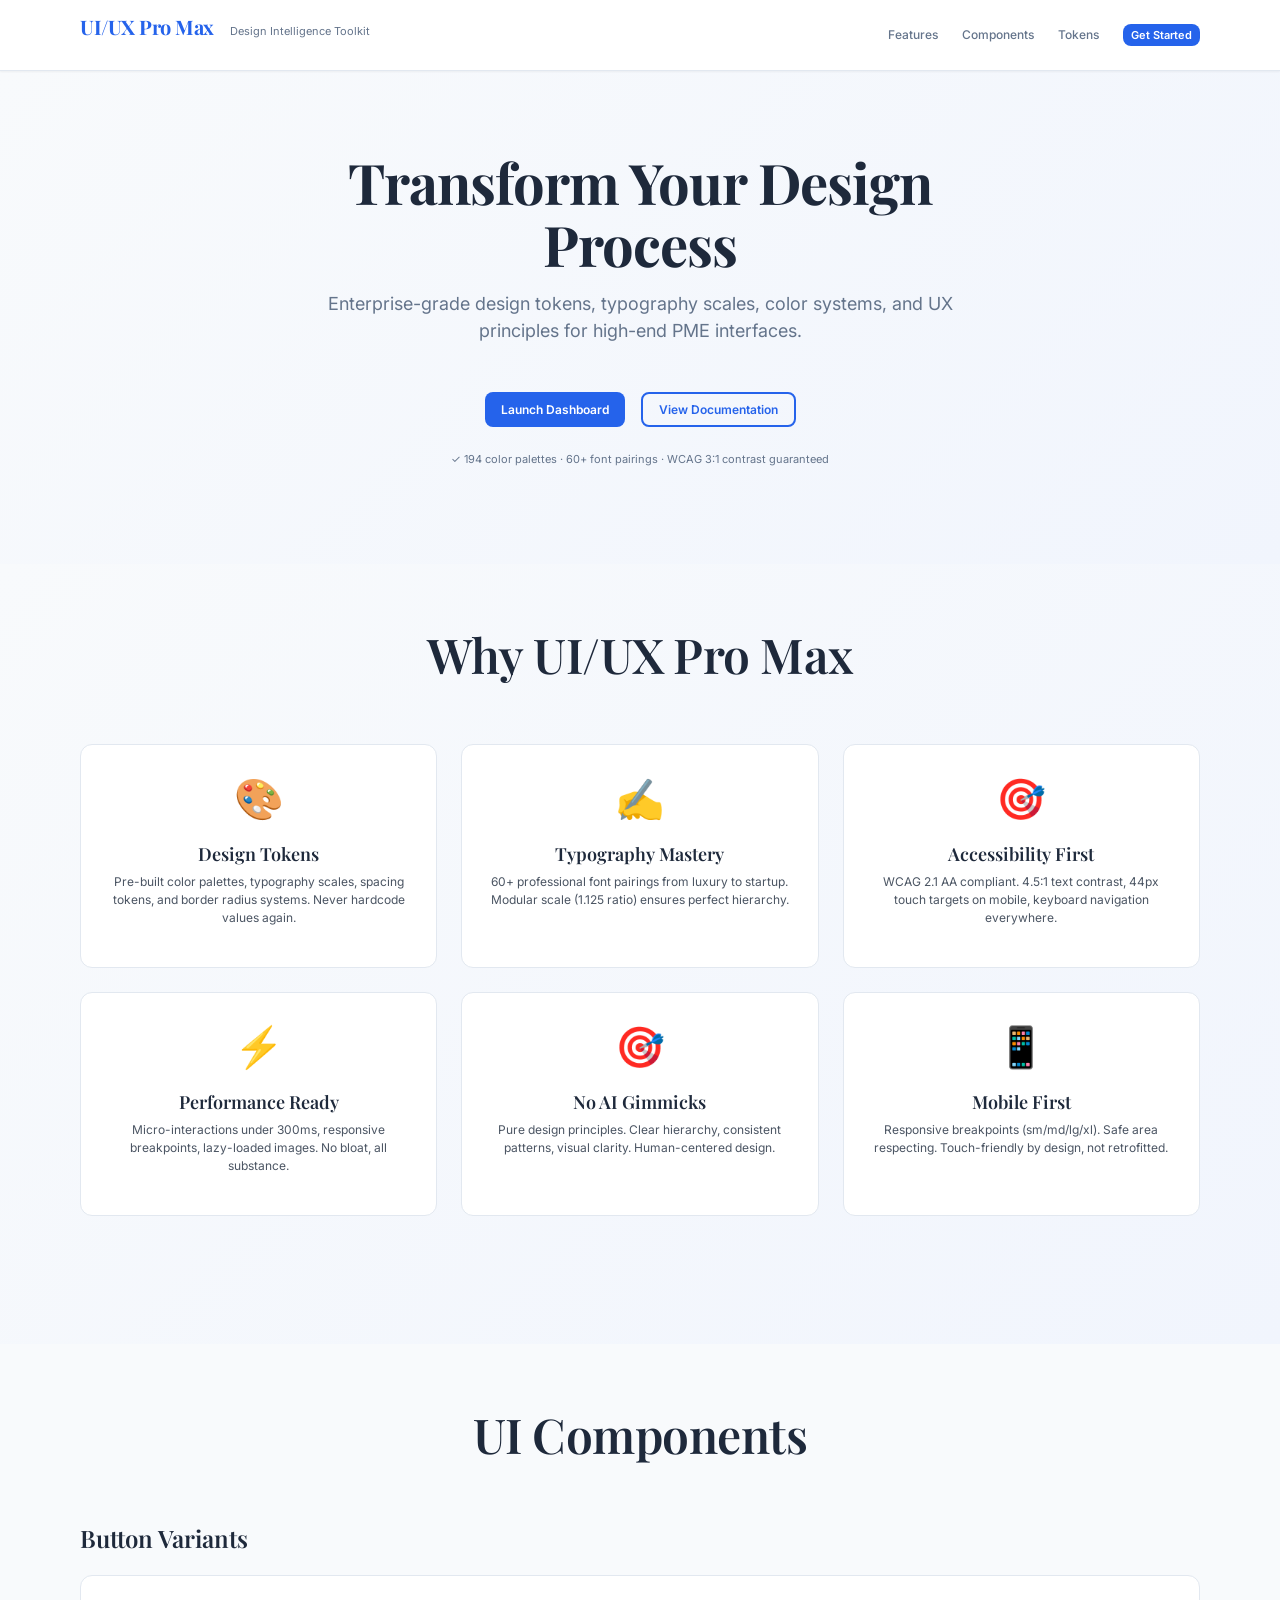
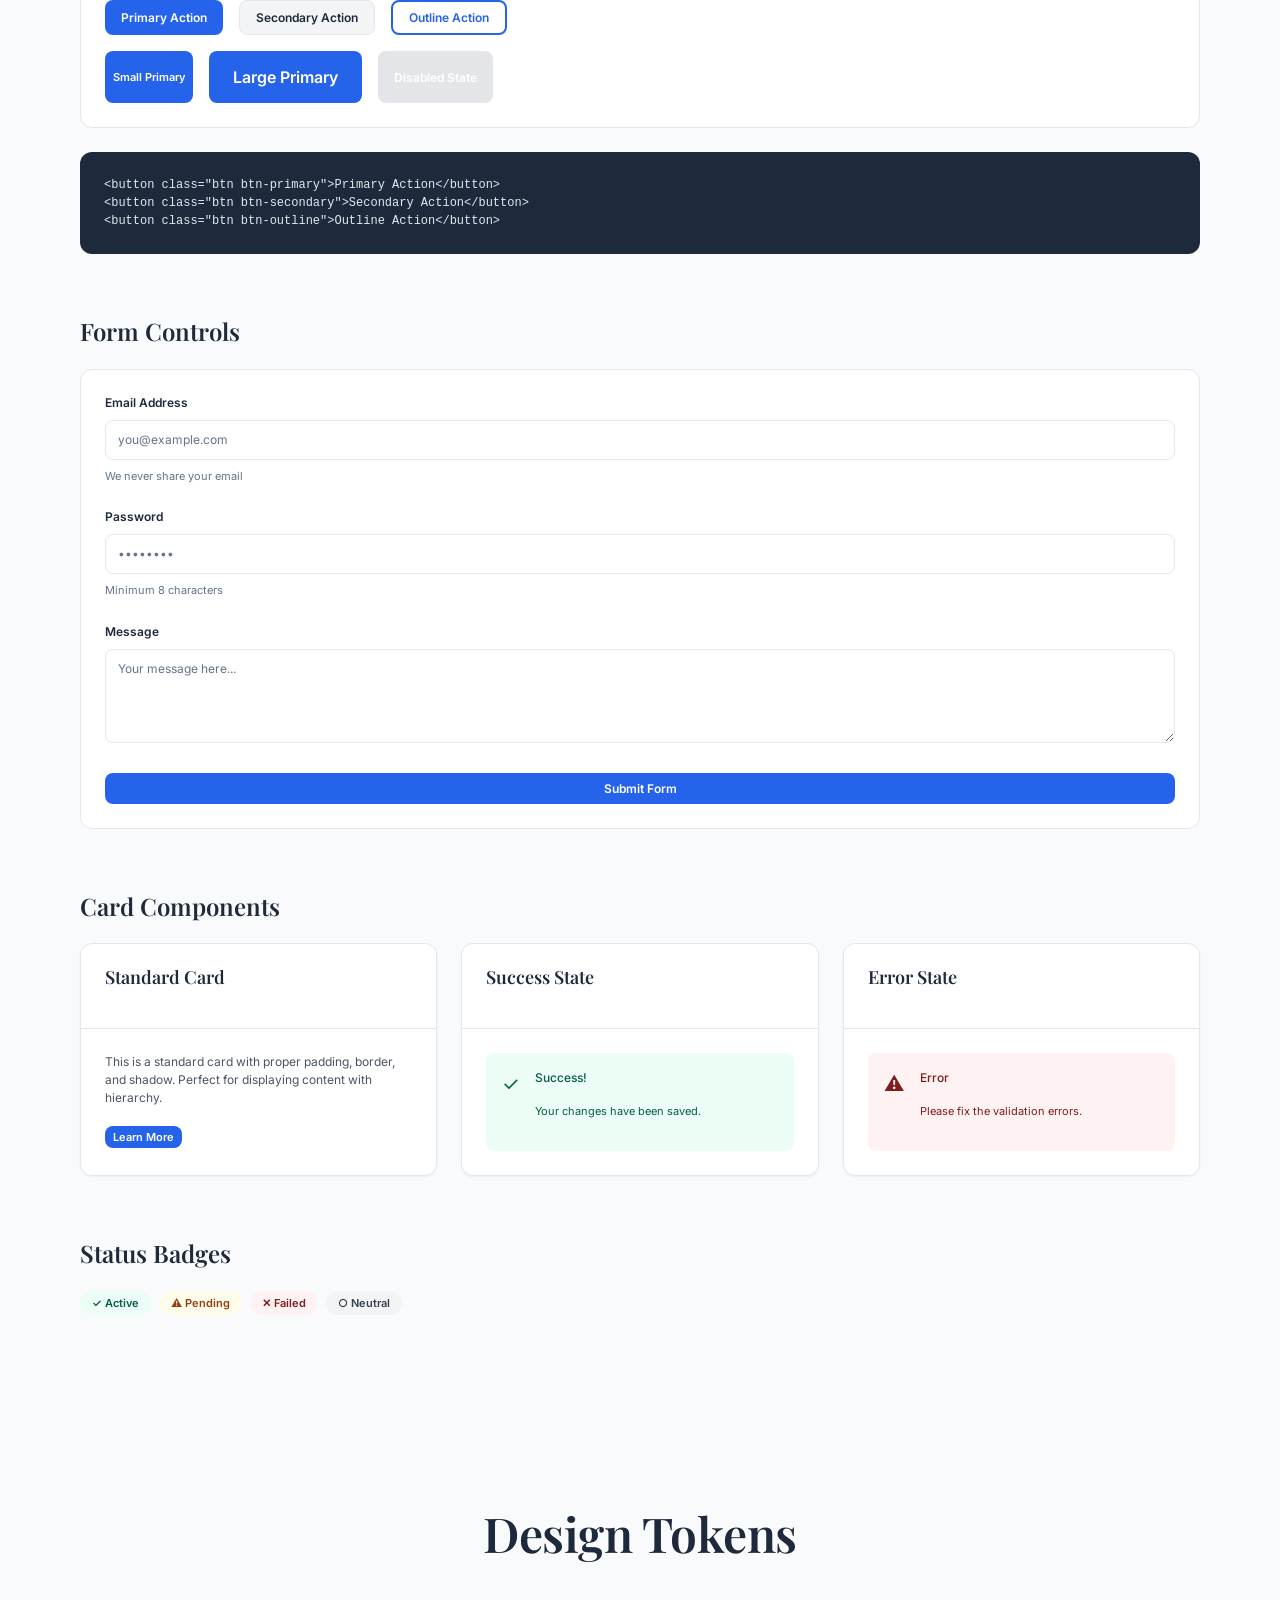
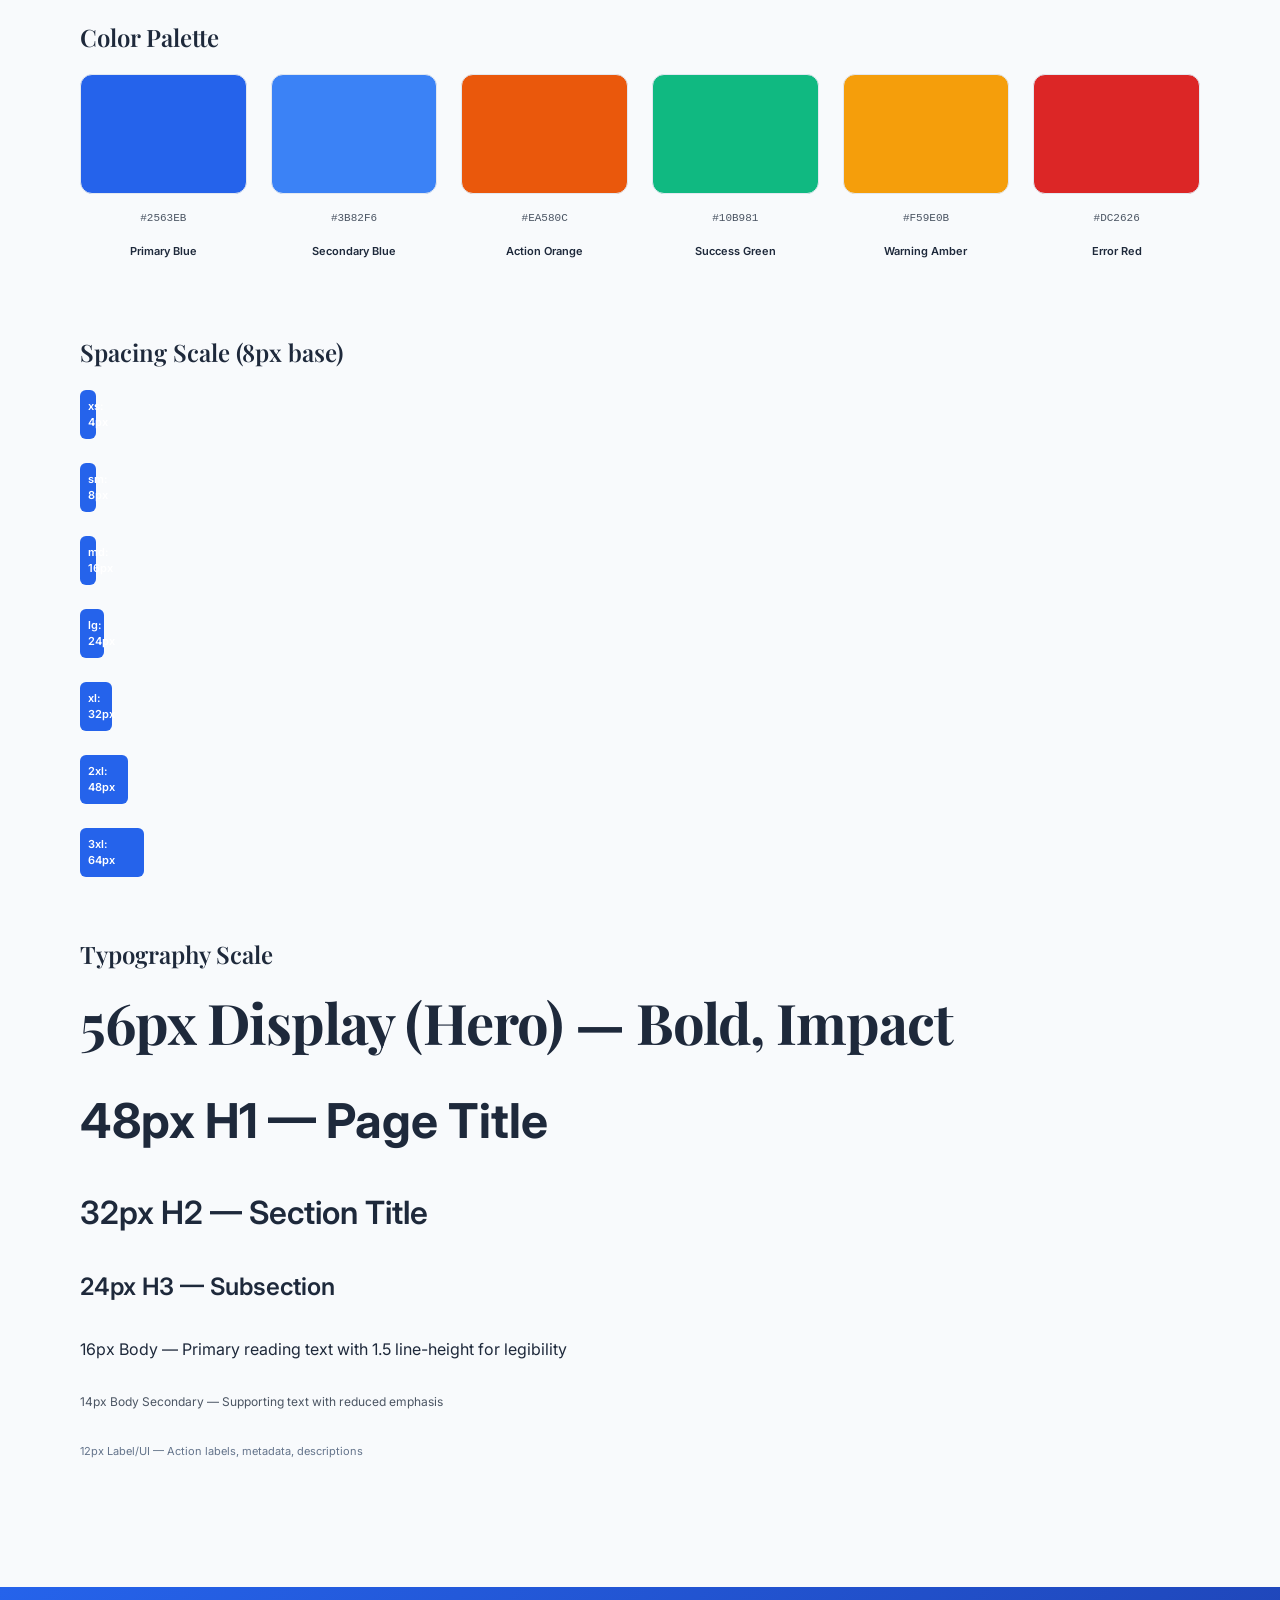
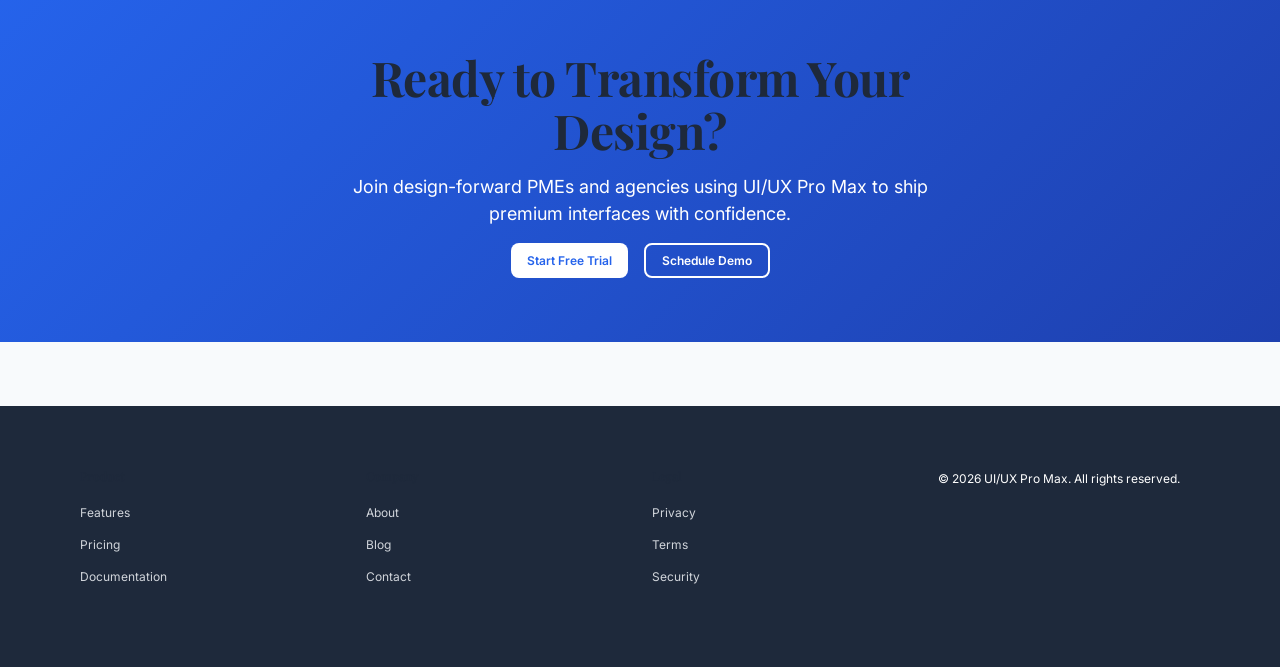
<file: index.html>
<!DOCTYPE html>
<html lang="en">
<head>
  <meta charset="UTF-8">
  <meta name="viewport" content="width=device-width, initial-scale=1.0">
  <title>UI/UX Pro Max — Premium Design System</title>
  <link rel="preconnect" href="https://fonts.googleapis.com">
  <link rel="preconnect" href="https://fonts.gstatic.com" crossorigin>
  <link href="https://fonts.googleapis.com/css2?family=Inter:wght@300;400;500;600;700&family=Playfair+Display:wght@600;700&display=swap" rel="stylesheet">
  <link rel="stylesheet" href="styles.css">
</head>
<body>

<!-- Navigation Bar -->
<nav class="navbar">
  <div class="container">
    <div class="navbar-content">
      <div class="navbar-brand">
        <h2 class="text-xl font-bold text-primary">UI/UX Pro Max</h2>
        <span class="text-xs text-muted ml-2">Design Intelligence Toolkit</span>
      </div>
      <div class="navbar-menu">
        <a href="#features" class="nav-link">Features</a>
        <a href="#components" class="nav-link">Components</a>
        <a href="#tokens" class="nav-link">Tokens</a>
        <button class="btn btn-primary btn-sm">Get Started</button>
      </div>
    </div>
  </div>
</nav>

<!-- Hero Section -->
<section class="hero">
  <div class="container">
    <div class="hero-content">
      <h1 class="display-text">Transform Your Design Process</h1>
      <p class="hero-subtitle">Enterprise-grade design tokens, typography scales, color systems, and UX principles for high-end PME interfaces.</p>
      <div class="hero-buttons">
        <button class="btn btn-primary">Launch Dashboard</button>
        <button class="btn btn-outline">View Documentation</button>
      </div>
      <p class="text-xs text-muted mt-lg">✓ 194 color palettes · 60+ font pairings · WCAG 3:1 contrast guaranteed</p>
    </div>
  </div>
</section>

<!-- Features Grid Section -->
<section id="features" class="section-featured">
  <div class="container">
    <h2 class="section-title">Why UI/UX Pro Max</h2>
    <div class="feature-grid">

      <div class="feature-card">
        <div class="feature-icon">🎨</div>
        <h3 class="text-lg font-semibold mb-2">Design Tokens</h3>
        <p class="text-sm text-gray-600 leading-relaxed">
          Pre-built color palettes, typography scales, spacing tokens, and border radius systems. Never hardcode values again.
        </p>
      </div>

      <div class="feature-card">
        <div class="feature-icon">✍️</div>
        <h3 class="text-lg font-semibold mb-2">Typography Mastery</h3>
        <p class="text-sm text-gray-600 leading-relaxed">
          60+ professional font pairings from luxury to startup. Modular scale (1.125 ratio) ensures perfect hierarchy.
        </p>
      </div>

      <div class="feature-card">
        <div class="feature-icon">🎯</div>
        <h3 class="text-lg font-semibold mb-2">Accessibility First</h3>
        <p class="text-sm text-gray-600 leading-relaxed">
          WCAG 2.1 AA compliant. 4.5:1 text contrast, 44px touch targets on mobile, keyboard navigation everywhere.
        </p>
      </div>

      <div class="feature-card">
        <div class="feature-icon">⚡</div>
        <h3 class="text-lg font-semibold mb-2">Performance Ready</h3>
        <p class="text-sm text-gray-600 leading-relaxed">
          Micro-interactions under 300ms, responsive breakpoints, lazy-loaded images. No bloat, all substance.
        </p>
      </div>

      <div class="feature-card">
        <div class="feature-icon">🎯</div>
        <h3 class="text-lg font-semibold mb-2">No AI Gimmicks</h3>
        <p class="text-sm text-gray-600 leading-relaxed">
          Pure design principles. Clear hierarchy, consistent patterns, visual clarity. Human-centered design.
        </p>
      </div>

      <div class="feature-card">
        <div class="feature-icon">📱</div>
        <h3 class="text-lg font-semibold mb-2">Mobile First</h3>
        <p class="text-sm text-gray-600 leading-relaxed">
          Responsive breakpoints (sm/md/lg/xl). Safe area respecting. Touch-friendly by design, not retrofitted.
        </p>
      </div>

    </div>
  </div>
</section>

<!-- Components Section -->
<section id="components" class="section">
  <div class="container">
    <h2 class="section-title">UI Components</h2>

    <!-- Buttons Subsection -->
    <div class="subsection">
      <h3 class="text-2xl font-semibold mb-6 text-gray-900">Button Variants</h3>
      <div class="component-demo">
        <div class="demo-group">
          <button class="btn btn-primary">Primary Action</button>
          <button class="btn btn-secondary">Secondary Action</button>
          <button class="btn btn-outline">Outline Action</button>
        </div>
        <div class="demo-group">
          <button class="btn btn-primary btn-sm">Small Primary</button>
          <button class="btn btn-primary btn-lg">Large Primary</button>
          <button class="btn btn-primary" disabled>Disabled State</button>
        </div>
      </div>
      <pre class="code-block"><code>&lt;button class="btn btn-primary"&gt;Primary Action&lt;/button&gt;
&lt;button class="btn btn-secondary"&gt;Secondary Action&lt;/button&gt;
&lt;button class="btn btn-outline"&gt;Outline Action&lt;/button&gt;</code></pre>
    </div>

    <!-- Forms Subsection -->
    <div class="subsection">
      <h3 class="text-2xl font-semibold mb-6 text-gray-900">Form Controls</h3>
      <div class="form-demo">
        <div class="form-group">
          <label for="email" class="form-label">Email Address</label>
          <input type="email" id="email" class="form-input" placeholder="you@example.com" />
          <span class="form-hint">We never share your email</span>
        </div>

        <div class="form-group">
          <label for="password" class="form-label">Password</label>
          <input type="password" id="password" class="form-input" placeholder="••••••••" />
          <span class="form-hint">Minimum 8 characters</span>
        </div>

        <div class="form-group">
          <label for="message" class="form-label">Message</label>
          <textarea id="message" class="form-input" rows="4" placeholder="Your message here..."></textarea>
        </div>

        <button class="btn btn-primary w-full">Submit Form</button>
      </div>
    </div>

    <!-- Cards Section -->
    <div class="subsection">
      <h3 class="text-2xl font-semibold mb-6 text-gray-900">Card Components</h3>
      <div class="card-grid">

        <div class="card">
          <div class="card-header">
            <h4 class="text-lg font-semibold text-gray-900">Standard Card</h4>
          </div>
          <div class="card-body">
            <p class="text-sm text-gray-600 leading-relaxed mb-4">
              This is a standard card with proper padding, border, and shadow. Perfect for displaying content with hierarchy.
            </p>
            <button class="btn btn-primary btn-sm">Learn More</button>
          </div>
        </div>

        <div class="card">
          <div class="card-header">
            <h4 class="text-lg font-semibold text-gray-900">Success State</h4>
          </div>
          <div class="card-body">
            <div class="alert alert-success">
              <span class="alert-icon">✓</span>
              <div>
                <p class="text-sm font-medium text-green-900">Success!</p>
                <p class="text-xs text-green-700 mt-1">Your changes have been saved.</p>
              </div>
            </div>
          </div>
        </div>

        <div class="card">
          <div class="card-header">
            <h4 class="text-lg font-semibold text-gray-900">Error State</h4>
          </div>
          <div class="card-body">
            <div class="alert alert-error">
              <span class="alert-icon">⚠</span>
              <div>
                <p class="text-sm font-medium text-red-900">Error</p>
                <p class="text-xs text-red-700 mt-1">Please fix the validation errors.</p>
              </div>
            </div>
          </div>
        </div>

      </div>
    </div>

    <!-- Badges Section -->
    <div class="subsection">
      <h3 class="text-2xl font-semibold mb-6 text-gray-900">Status Badges</h3>
      <div class="badge-group">
        <span class="badge badge-success">✓ Active</span>
        <span class="badge badge-warning">⚠ Pending</span>
        <span class="badge badge-error">✕ Failed</span>
        <span class="badge badge-neutral">○ Neutral</span>
      </div>
    </div>

  </div>
</section>

<!-- Design Tokens Section -->
<section id="tokens" class="section section-alt">
  <div class="container">
    <h2 class="section-title">Design Tokens</h2>

    <!-- Color Tokens -->
    <div class="subsection">
      <h3 class="text-2xl font-semibold mb-6 text-gray-900">Color Palette</h3>
      <div class="color-grid">
        <div class="color-swatch">
          <div class="swatch primary"></div>
          <p class="text-xs font-mono text-gray-600">#2563EB</p>
          <p class="text-xs font-semibold">Primary Blue</p>
        </div>
        <div class="color-swatch">
          <div class="swatch secondary"></div>
          <p class="text-xs font-mono text-gray-600">#3B82F6</p>
          <p class="text-xs font-semibold">Secondary Blue</p>
        </div>
        <div class="color-swatch">
          <div class="swatch accent"></div>
          <p class="text-xs font-mono text-gray-600">#EA580C</p>
          <p class="text-xs font-semibold">Action Orange</p>
        </div>
        <div class="color-swatch">
          <div class="swatch success"></div>
          <p class="text-xs font-mono text-gray-600">#10B981</p>
          <p class="text-xs font-semibold">Success Green</p>
        </div>
        <div class="color-swatch">
          <div class="swatch warning"></div>
          <p class="text-xs font-mono text-gray-600">#F59E0B</p>
          <p class="text-xs font-semibold">Warning Amber</p>
        </div>
        <div class="color-swatch">
          <div class="swatch destructive"></div>
          <p class="text-xs font-mono text-gray-600">#DC2626</p>
          <p class="text-xs font-semibold">Error Red</p>
        </div>
      </div>
    </div>

    <!-- Spacing Tokens -->
    <div class="subsection">
      <h3 class="text-2xl font-semibold mb-6 text-gray-900">Spacing Scale (8px base)</h3>
      <div class="spacing-demo">
        <div class="spacing-item" style="width: 4px;">xs: 4px</div>
        <div class="spacing-item" style="width: 8px;">sm: 8px</div>
        <div class="spacing-item" style="width: 16px;">md: 16px</div>
        <div class="spacing-item" style="width: 24px;">lg: 24px</div>
        <div class="spacing-item" style="width: 32px;">xl: 32px</div>
        <div class="spacing-item" style="width: 48px;">2xl: 48px</div>
        <div class="spacing-item" style="width: 64px;">3xl: 64px</div>
      </div>
    </div>

    <!-- Typography Scale -->
    <div class="subsection">
      <h3 class="text-2xl font-semibold mb-6 text-gray-900">Typography Scale</h3>
      <div class="typography-demo">
        <p class="display-text">56px Display (Hero) — Bold, Impact</p>
        <p class="text-4xl font-bold text-gray-900 mt-8">48px H1 — Page Title</p>
        <p class="text-3xl font-semibold text-gray-900 mt-8">32px H2 — Section Title</p>
        <p class="text-2xl font-semibold text-gray-900 mt-8">24px H3 — Subsection</p>
        <p class="text-base text-gray-900 leading-relaxed mt-8">16px Body — Primary reading text with 1.5 line-height for legibility</p>
        <p class="text-sm text-gray-600 mt-8">14px Body Secondary — Supporting text with reduced emphasis</p>
        <p class="text-xs text-gray-500 mt-8">12px Label/UI — Action labels, metadata, descriptions</p>
      </div>
    </div>

  </div>
</section>

<!-- CTA Section -->
<section class="section-cta">
  <div class="container">
    <div class="cta-content">
      <h2 class="text-4xl font-bold text-white mb-4">Ready to Transform Your Design?</h2>
      <p class="text-lg text-blue-100 mb-8 max-w-2xl">
        Join design-forward PMEs and agencies using UI/UX Pro Max to ship premium interfaces with confidence.
      </p>
      <div class="cta-buttons">
        <button class="btn btn-white">Start Free Trial</button>
        <button class="btn btn-outline-white">Schedule Demo</button>
      </div>
    </div>
  </div>
</section>

<!-- Footer -->
<footer class="footer">
  <div class="container">
    <div class="footer-content">
      <div class="footer-section">
        <h4 class="text-sm font-semibold text-white mb-4">Product</h4>
        <ul class="footer-links">
          <li><a href="#">Features</a></li>
          <li><a href="#">Pricing</a></li>
          <li><a href="#">Documentation</a></li>
        </ul>
      </div>
      <div class="footer-section">
        <h4 class="text-sm font-semibold text-white mb-4">Company</h4>
        <ul class="footer-links">
          <li><a href="#">About</a></li>
          <li><a href="#">Blog</a></li>
          <li><a href="#">Contact</a></li>
        </ul>
      </div>
      <div class="footer-section">
        <h4 class="text-sm font-semibold text-white mb-4">Legal</h4>
        <ul class="footer-links">
          <li><a href="#">Privacy</a></li>
          <li><a href="#">Terms</a></li>
          <li><a href="#">Security</a></li>
        </ul>
      </div>
      <div class="footer-section">
        <p class="text-sm text-gray-400">© 2026 UI/UX Pro Max. All rights reserved.</p>
      </div>
    </div>
  </div>
</footer>

</body>
</html>
</file>
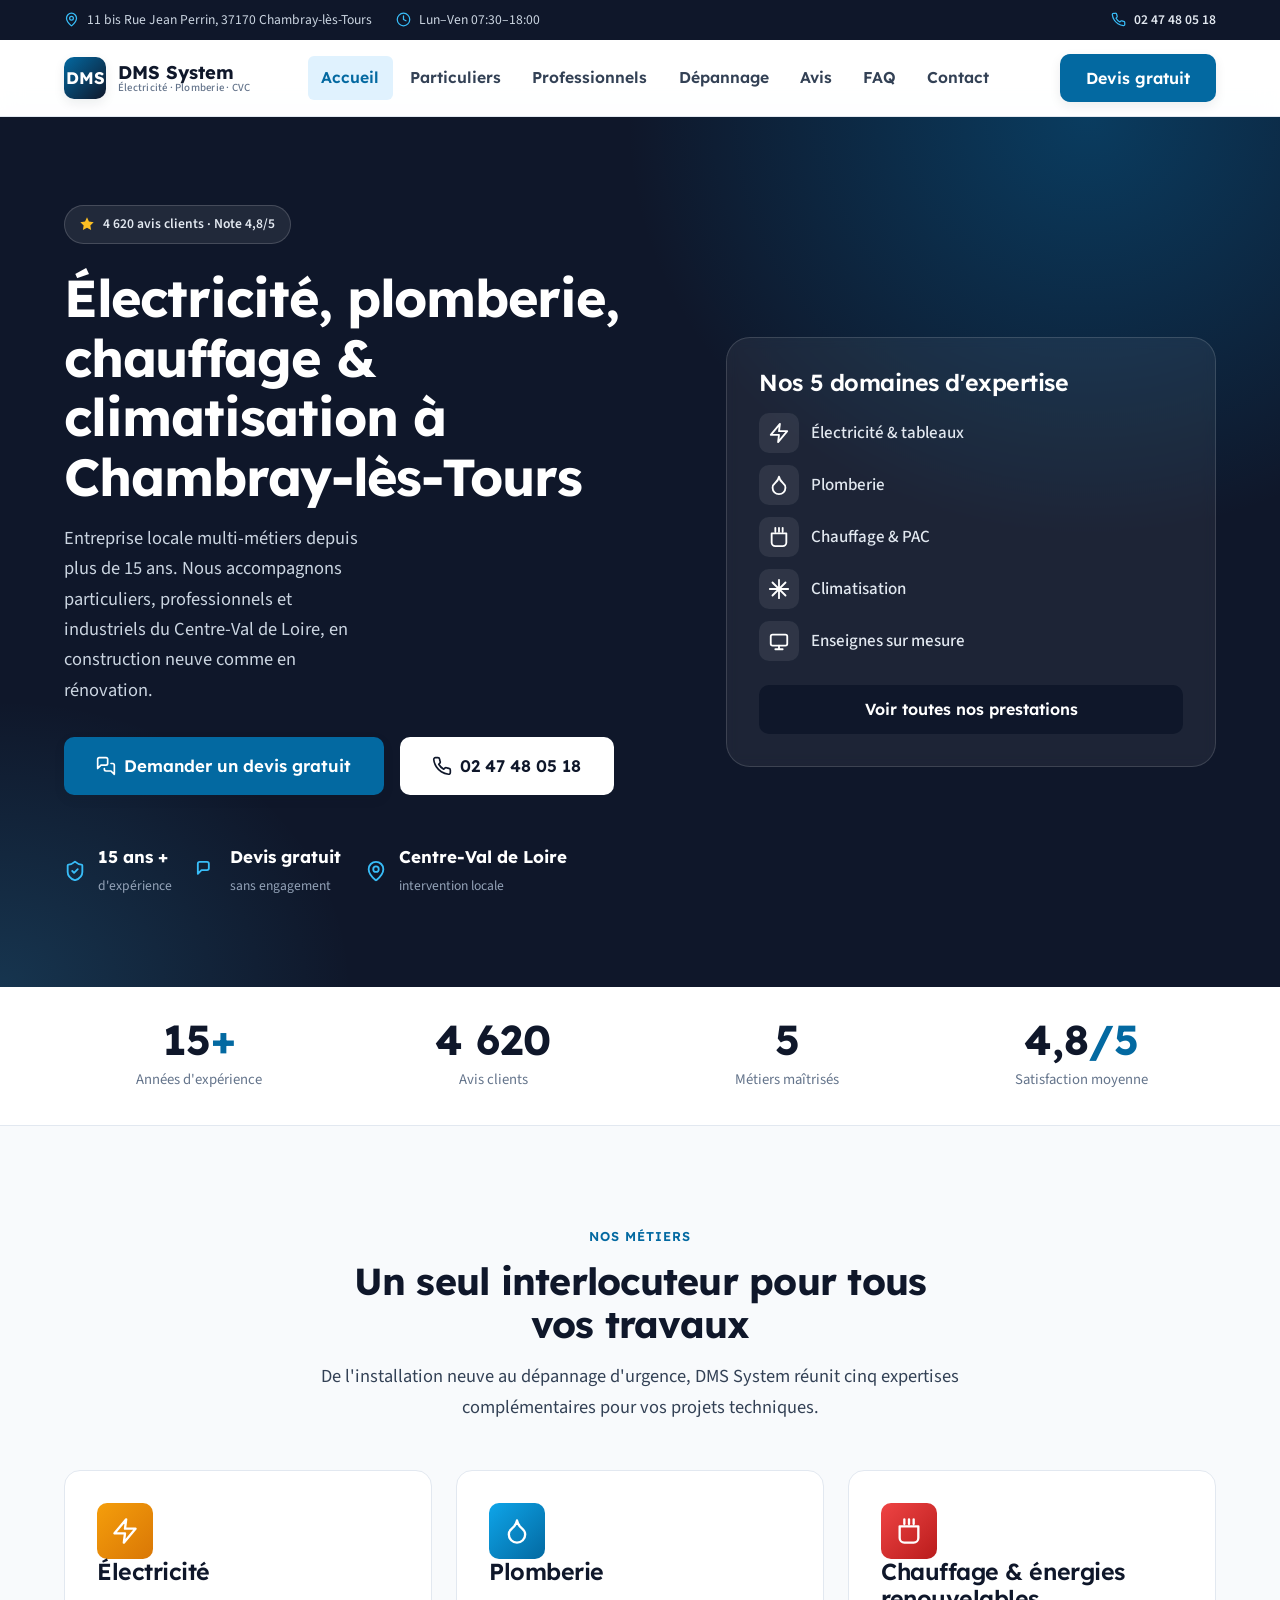
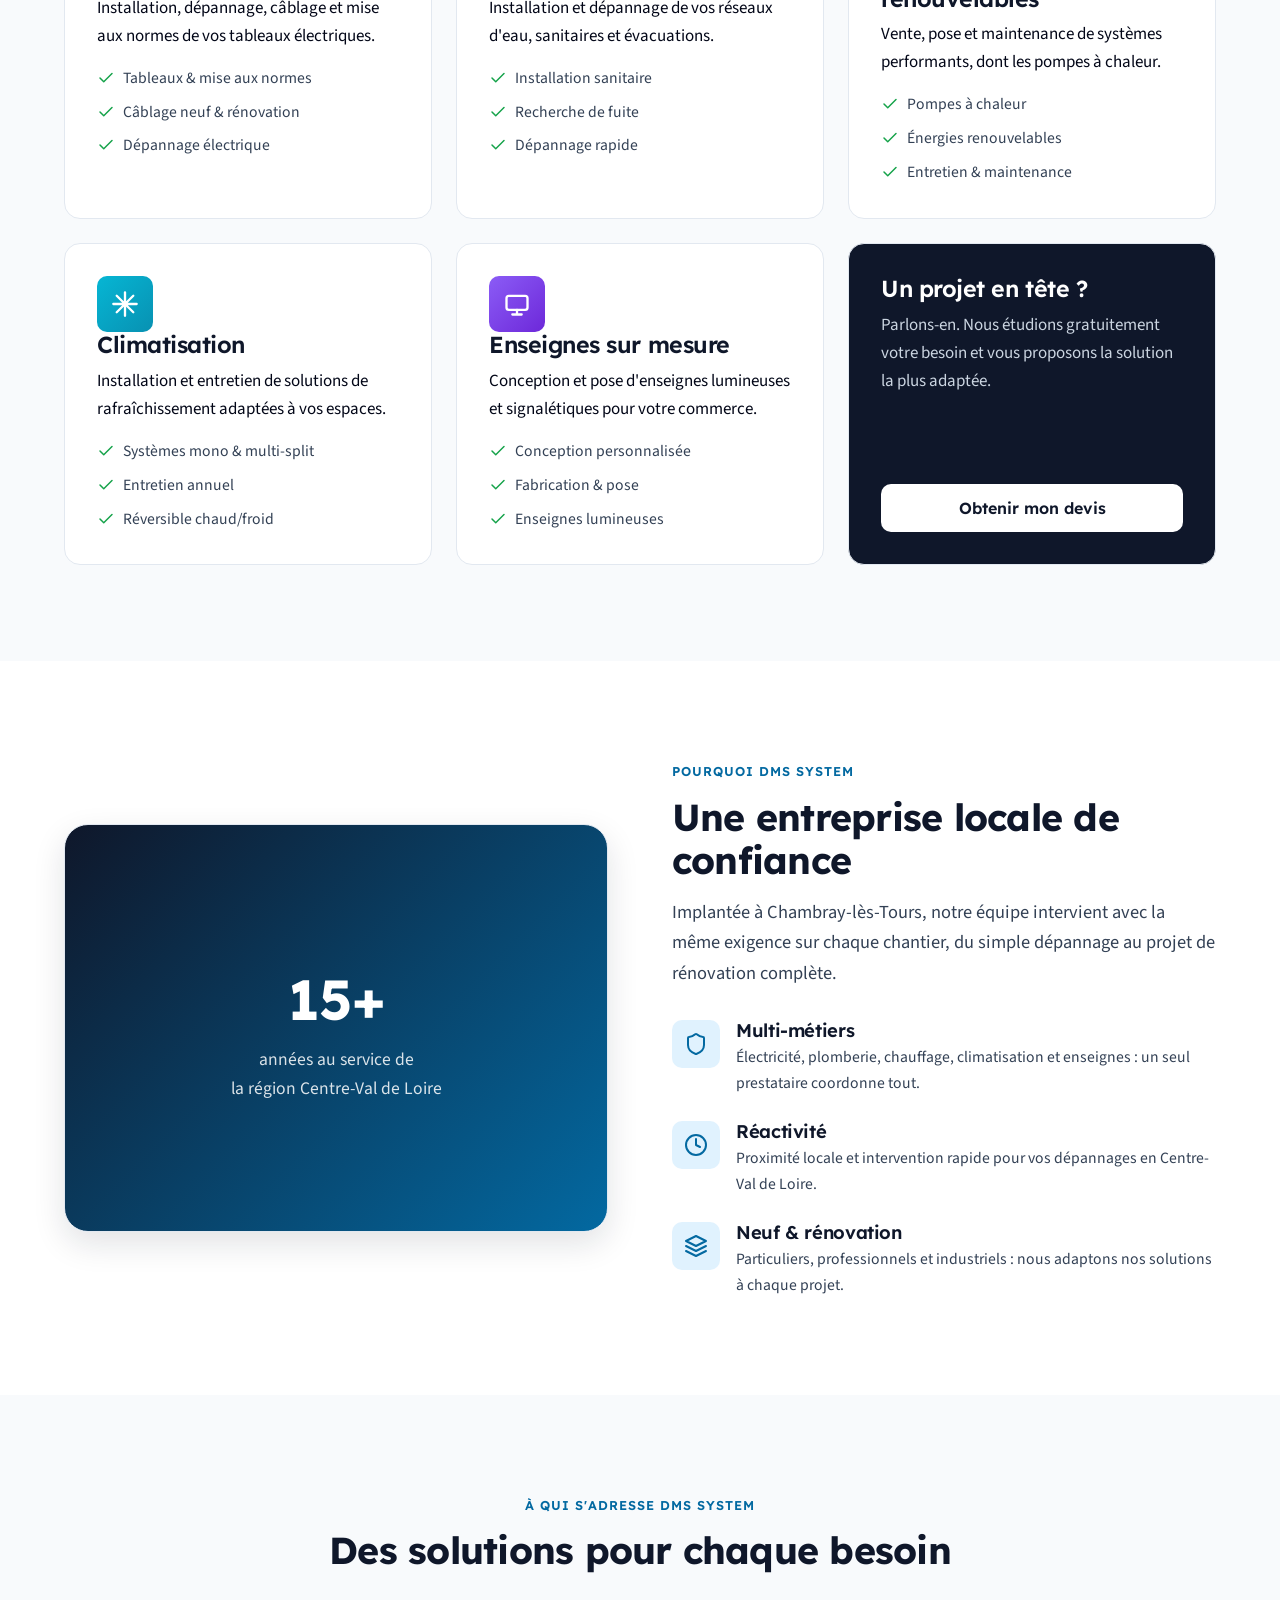
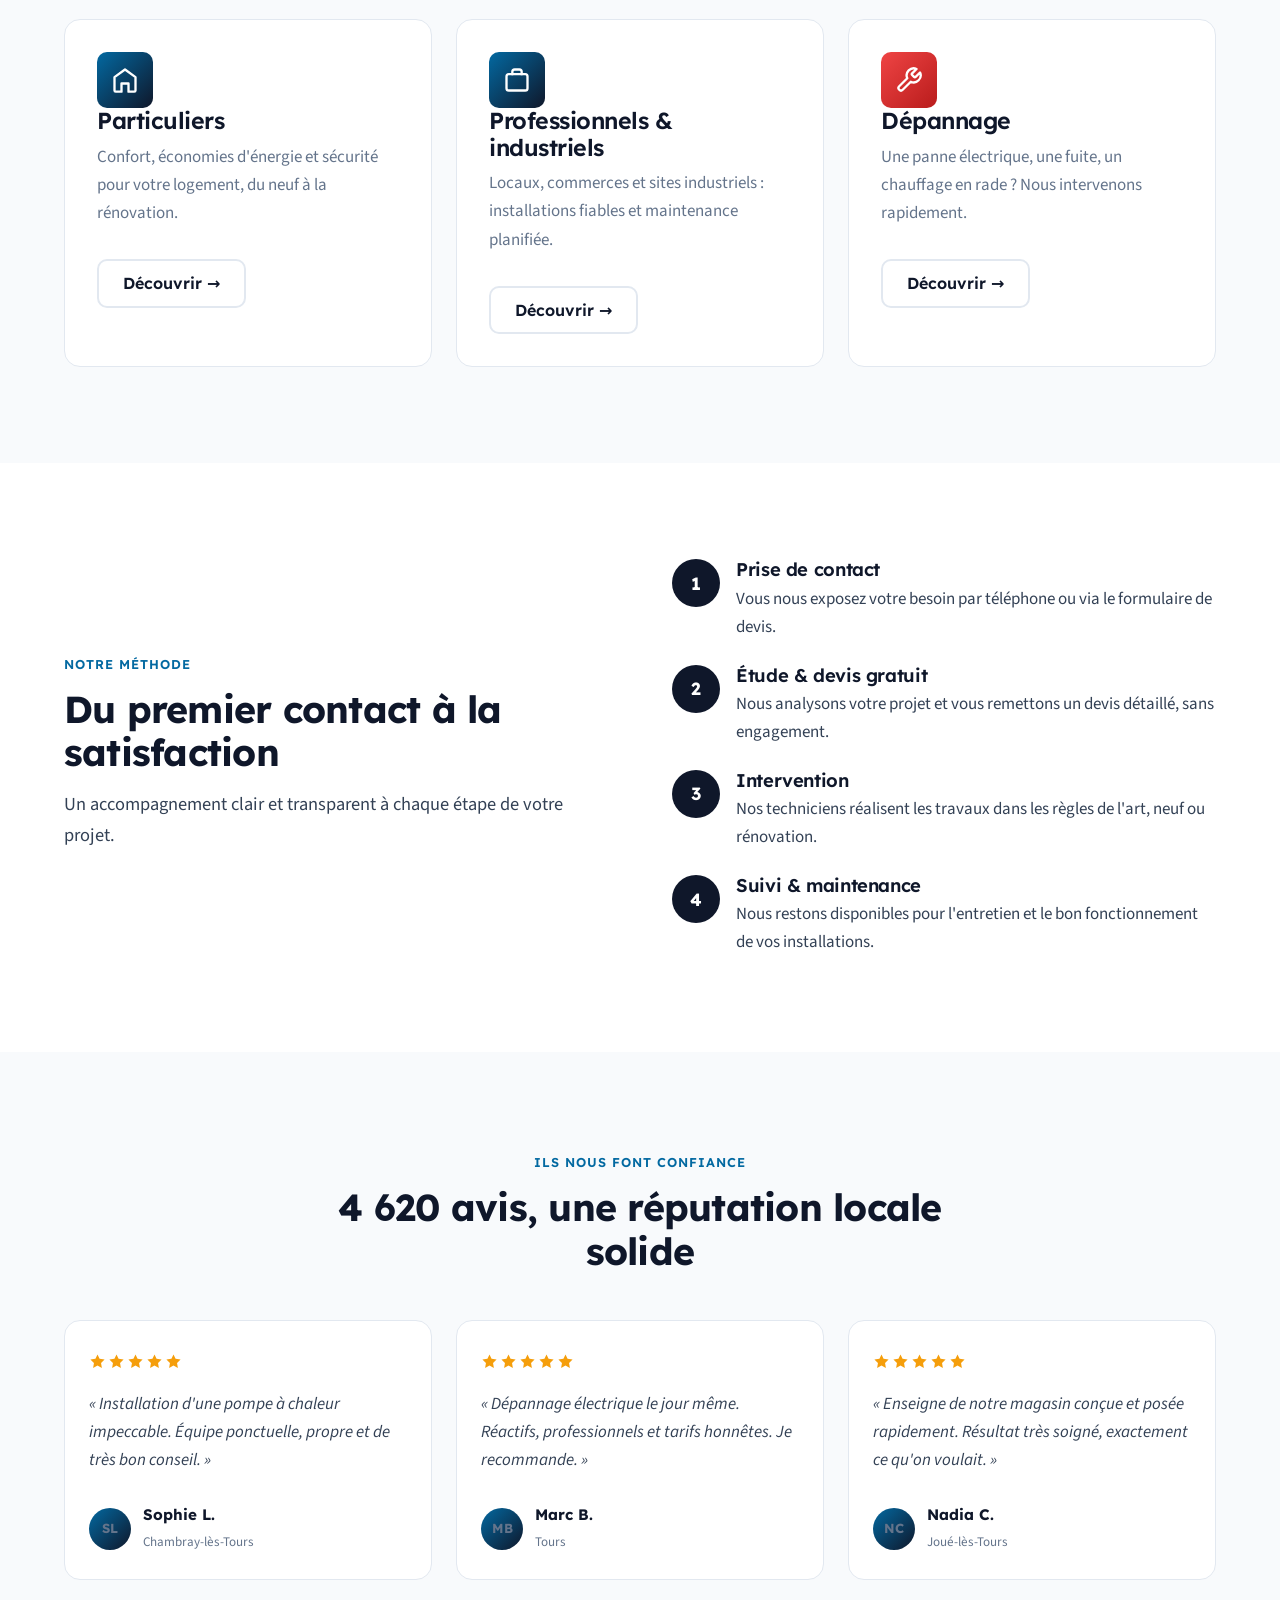
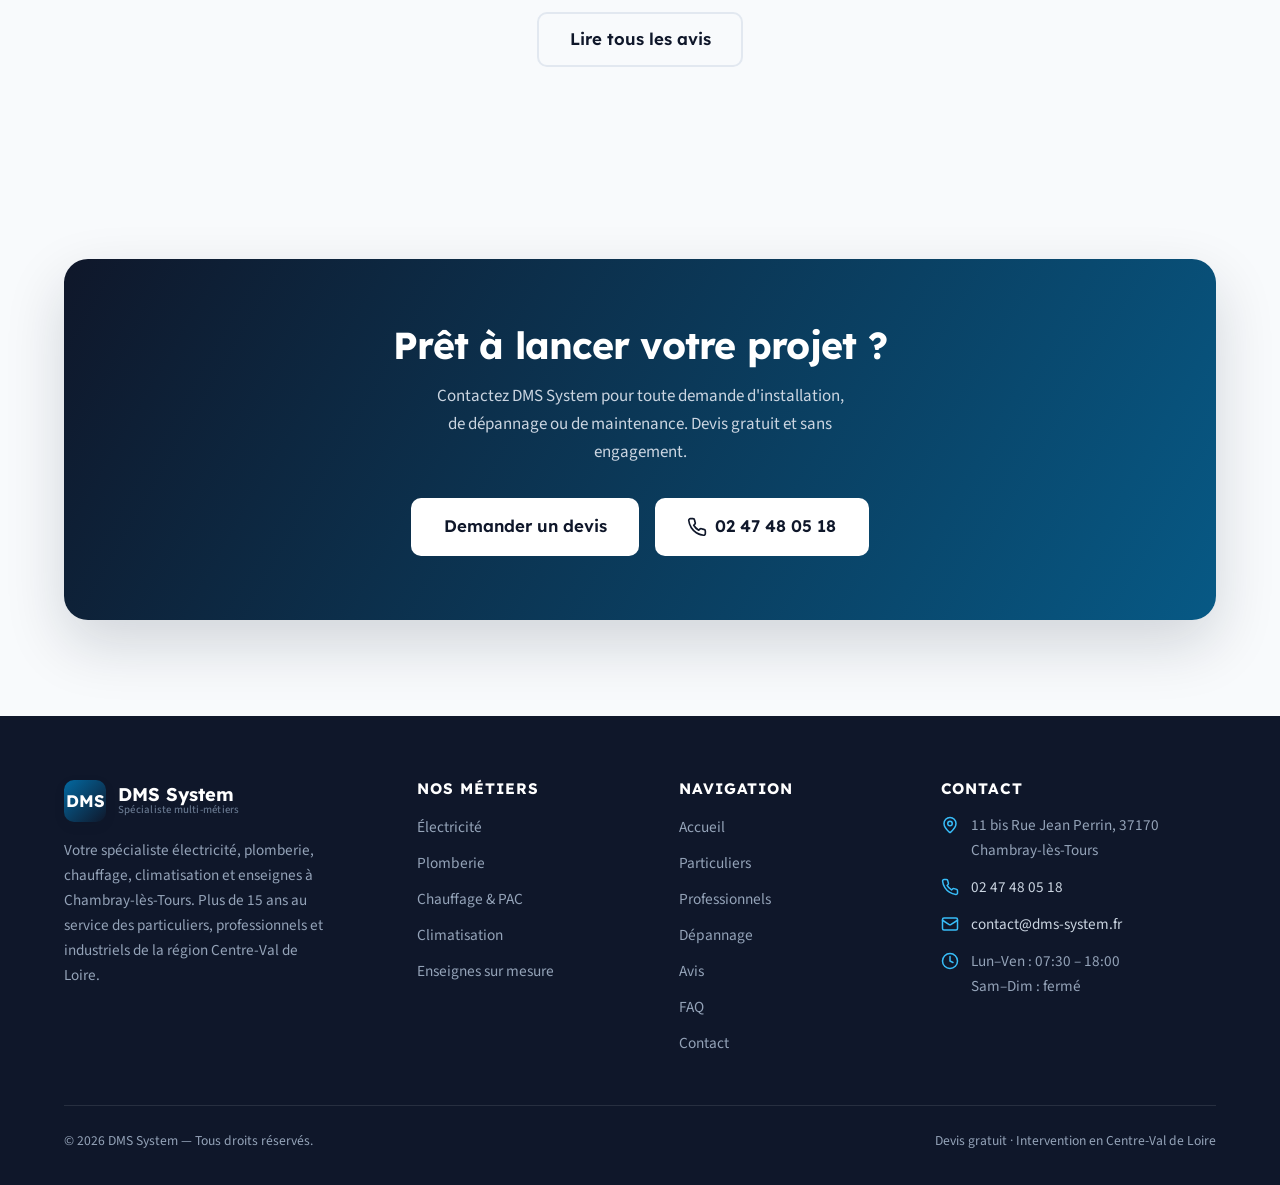
<file: dms-system-website/index.html>
<!DOCTYPE html>
<html lang="fr" data-year="2026">
<head>
  <meta charset="UTF-8">
  <meta name="viewport" content="width=device-width, initial-scale=1">
  <title>DMS System — Électricité, Plomberie, Chauffage & Climatisation à Chambray-lès-Tours</title>
  <meta name="description" content="DMS System, spécialiste multi-métiers à Chambray-lès-Tours depuis plus de 15 ans : électricité, plomberie, chauffage, pompes à chaleur, climatisation et enseignes sur mesure. Devis gratuit. Tél. 02 47 48 05 18.">
  <link rel="preconnect" href="https://fonts.googleapis.com">
  <link rel="preconnect" href="https://fonts.gstatic.com" crossorigin>
  <link href="https://fonts.googleapis.com/css2?family=Lexend:wght@400;500;600;700&family=Source+Sans+3:wght@400;500;600&display=swap" rel="stylesheet">
  <link rel="stylesheet" href="assets/css/style.css">
  <link rel="icon" href="data:image/svg+xml,%3Csvg xmlns='http://www.w3.org/2000/svg' viewBox='0 0 100 100'%3E%3Crect width='100' height='100' rx='22' fill='%230369A1'/%3E%3Ctext x='50' y='66' font-family='Arial' font-size='40' font-weight='bold' fill='white' text-anchor='middle'%3EDMS%3C/text%3E%3C/svg%3E">
</head>
<body>
  <div id="site-header"></div>

  <main>
    <!-- Hero -->
    <section class="hero">
      <div class="container">
        <div class="hero-grid">
          <div class="reveal">
            <span class="hero__badge">
              <svg viewBox="0 0 24 24" fill="currentColor"><path d="m12 2 2.9 6.26L22 9.27l-5 4.87 1.18 6.88L12 17.77l-6.18 3.25L7 14.14 2 9.27l7.1-1.01L12 2z"/></svg>
              4 620 avis clients · Note 4,8/5
            </span>
            <h1>Électricité, plomberie, chauffage &amp; climatisation à Chambray-lès-Tours</h1>
            <p class="lead">Entreprise locale multi-métiers depuis plus de 15 ans. Nous accompagnons particuliers, professionnels et industriels du Centre-Val de Loire, en construction neuve comme en rénovation.</p>
            <div class="hero__actions">
              <a class="btn btn--primary btn--lg" href="contact.html">
                <svg viewBox="0 0 24 24" fill="none" stroke="currentColor" stroke-width="2" stroke-linecap="round" stroke-linejoin="round"><path d="M14 9a2 2 0 0 1-2 2H6l-4 4V4a2 2 0 0 1 2-2h8a2 2 0 0 1 2 2z"/><path d="M18 9h2a2 2 0 0 1 2 2v11l-4-4h-6a2 2 0 0 1-2-2v-1"/></svg>
                Demander un devis gratuit
              </a>
              <a class="btn btn--white btn--lg" href="tel:+33247480518">
                <svg viewBox="0 0 24 24" fill="none" stroke="currentColor" stroke-width="2" stroke-linecap="round" stroke-linejoin="round"><path d="M22 16.92v3a2 2 0 0 1-2.18 2 19.79 19.79 0 0 1-8.63-3.07 19.5 19.5 0 0 1-6-6 19.79 19.79 0 0 1-3.07-8.67A2 2 0 0 1 4.11 2h3a2 2 0 0 1 2 1.72c.13.96.36 1.9.7 2.81a2 2 0 0 1-.45 2.11L8.09 9.91a16 16 0 0 0 6 6l1.27-1.27a2 2 0 0 1 2.11-.45c.9.34 1.85.57 2.81.7A2 2 0 0 1 22 16.92z"/></svg>
                02 47 48 05 18
              </a>
            </div>
            <div class="hero__trust">
              <div class="hero__trust-item">
                <svg viewBox="0 0 24 24" fill="none" stroke="currentColor" stroke-width="2" stroke-linecap="round" stroke-linejoin="round"><path d="M20 13c0 5-3.5 7.5-7.66 8.95a1 1 0 0 1-.67-.01C7.5 20.5 4 18 4 13V6a1 1 0 0 1 1-1c2 0 4.5-1.2 6.24-2.72a1.17 1.17 0 0 1 1.52 0C14.51 3.81 17 5 19 5a1 1 0 0 1 1 1z"/><path d="m9 12 2 2 4-4"/></svg>
                <div><strong>15 ans +</strong><span>d'expérience</span></div>
              </div>
              <div class="hero__trust-item">
                <svg viewBox="0 0 24 24" fill="none" stroke="currentColor" stroke-width="2" stroke-linecap="round" stroke-linejoin="round"><path d="M14 9a2 2 0 0 1-2 2H6l-4 4V4a2 2 0 0 1 2-2h8a2 2 0 0 1 2 2z"/></svg>
                <div><strong>Devis gratuit</strong><span>sans engagement</span></div>
              </div>
              <div class="hero__trust-item">
                <svg viewBox="0 0 24 24" fill="none" stroke="currentColor" stroke-width="2" stroke-linecap="round" stroke-linejoin="round"><path d="M20 10c0 4.993-5.539 10.193-7.399 11.799a1 1 0 0 1-1.202 0C9.539 20.193 4 14.993 4 10a8 8 0 0 1 16 0"/><circle cx="12" cy="10" r="3"/></svg>
                <div><strong>Centre-Val de Loire</strong><span>intervention locale</span></div>
              </div>
            </div>
          </div>

          <aside class="hero-card reveal">
            <h3>Nos 5 domaines d'expertise</h3>
            <ul class="hero-services">
              <li><span class="ico ico-elec"><svg viewBox="0 0 24 24" fill="none" stroke="#fff" stroke-width="2" stroke-linecap="round" stroke-linejoin="round"><path d="M13 2 3 14h9l-1 8 10-12h-9z"/></svg></span> Électricité &amp; tableaux</li>
              <li><span class="ico ico-plomberie"><svg viewBox="0 0 24 24" fill="none" stroke="#fff" stroke-width="2" stroke-linecap="round" stroke-linejoin="round"><path d="M12 22a7 7 0 0 0 7-7c0-2-1-3.9-3-5.5s-3.5-4-4-6.5c-.5 2.5-2 4.9-4 6.5C6 11.1 5 13 5 15a7 7 0 0 0 7 7z"/></svg></span> Plomberie</li>
              <li><span class="ico ico-chauffage"><svg viewBox="0 0 24 24" fill="none" stroke="#fff" stroke-width="2" stroke-linecap="round" stroke-linejoin="round"><path d="M8 2v4M12 2v4M16 2v4M4 8h16v10a4 4 0 0 1-4 4H8a4 4 0 0 1-4-4z"/></svg></span> Chauffage &amp; PAC</li>
              <li><span class="ico ico-clim"><svg viewBox="0 0 24 24" fill="none" stroke="#fff" stroke-width="2" stroke-linecap="round" stroke-linejoin="round"><path d="M12 2v20M2 12h20M4.9 4.9l14.2 14.2M19.1 4.9 4.9 19.1"/></svg></span> Climatisation</li>
              <li><span class="ico ico-enseigne"><svg viewBox="0 0 24 24" fill="none" stroke="#fff" stroke-width="2" stroke-linecap="round" stroke-linejoin="round"><rect x="3" y="5" width="18" height="12" rx="2"/><path d="M12 17v4M8 21h8"/></svg></span> Enseignes sur mesure</li>
            </ul>
            <a class="btn btn--dark btn--block" href="particuliers.html" style="margin-top:1.5rem">Voir toutes nos prestations</a>
          </aside>
        </div>
      </div>
    </section>

    <!-- Trust bar -->
    <section class="trustbar">
      <div class="container">
        <div class="stat"><div class="stat__num">15<span>+</span></div><div class="stat__label">Années d'expérience</div></div>
        <div class="stat"><div class="stat__num">4 620</div><div class="stat__label">Avis clients</div></div>
        <div class="stat"><div class="stat__num">5</div><div class="stat__label">Métiers maîtrisés</div></div>
        <div class="stat"><div class="stat__num">4,8<span>/5</span></div><div class="stat__label">Satisfaction moyenne</div></div>
      </div>
    </section>

    <!-- Services -->
    <section class="section">
      <div class="container">
        <div class="section-head center reveal">
          <span class="eyebrow">Nos métiers</span>
          <h2>Un seul interlocuteur pour tous vos travaux</h2>
          <p class="lead">De l'installation neuve au dépannage d'urgence, DMS System réunit cinq expertises complémentaires pour vos projets techniques.</p>
        </div>
        <div class="grid grid-3">
          <article class="card card--hover reveal">
            <div class="card__icon ico-elec"><svg viewBox="0 0 24 24" fill="none" stroke="#fff" stroke-width="2" stroke-linecap="round" stroke-linejoin="round"><path d="M13 2 3 14h9l-1 8 10-12h-9z"/></svg></div>
            <h3>Électricité</h3>
            <p>Installation, dépannage, câblage et mise aux normes de vos tableaux électriques.</p>
            <ul class="service-list">
              <li><svg viewBox="0 0 24 24" fill="none" stroke="currentColor" stroke-width="2" stroke-linecap="round" stroke-linejoin="round"><path d="M20 6 9 17l-5-5"/></svg> Tableaux &amp; mise aux normes</li>
              <li><svg viewBox="0 0 24 24" fill="none" stroke="currentColor" stroke-width="2" stroke-linecap="round" stroke-linejoin="round"><path d="M20 6 9 17l-5-5"/></svg> Câblage neuf &amp; rénovation</li>
              <li><svg viewBox="0 0 24 24" fill="none" stroke="currentColor" stroke-width="2" stroke-linecap="round" stroke-linejoin="round"><path d="M20 6 9 17l-5-5"/></svg> Dépannage électrique</li>
            </ul>
          </article>
          <article class="card card--hover reveal">
            <div class="card__icon ico-plomberie"><svg viewBox="0 0 24 24" fill="none" stroke="#fff" stroke-width="2" stroke-linecap="round" stroke-linejoin="round"><path d="M12 22a7 7 0 0 0 7-7c0-2-1-3.9-3-5.5s-3.5-4-4-6.5c-.5 2.5-2 4.9-4 6.5C6 11.1 5 13 5 15a7 7 0 0 0 7 7z"/></svg></div>
            <h3>Plomberie</h3>
            <p>Installation et dépannage de vos réseaux d'eau, sanitaires et évacuations.</p>
            <ul class="service-list">
              <li><svg viewBox="0 0 24 24" fill="none" stroke="currentColor" stroke-width="2" stroke-linecap="round" stroke-linejoin="round"><path d="M20 6 9 17l-5-5"/></svg> Installation sanitaire</li>
              <li><svg viewBox="0 0 24 24" fill="none" stroke="currentColor" stroke-width="2" stroke-linecap="round" stroke-linejoin="round"><path d="M20 6 9 17l-5-5"/></svg> Recherche de fuite</li>
              <li><svg viewBox="0 0 24 24" fill="none" stroke="currentColor" stroke-width="2" stroke-linecap="round" stroke-linejoin="round"><path d="M20 6 9 17l-5-5"/></svg> Dépannage rapide</li>
            </ul>
          </article>
          <article class="card card--hover reveal">
            <div class="card__icon ico-chauffage"><svg viewBox="0 0 24 24" fill="none" stroke="#fff" stroke-width="2" stroke-linecap="round" stroke-linejoin="round"><path d="M8 2v4M12 2v4M16 2v4M4 8h16v10a4 4 0 0 1-4 4H8a4 4 0 0 1-4-4z"/></svg></div>
            <h3>Chauffage &amp; énergies renouvelables</h3>
            <p>Vente, pose et maintenance de systèmes performants, dont les pompes à chaleur.</p>
            <ul class="service-list">
              <li><svg viewBox="0 0 24 24" fill="none" stroke="currentColor" stroke-width="2" stroke-linecap="round" stroke-linejoin="round"><path d="M20 6 9 17l-5-5"/></svg> Pompes à chaleur</li>
              <li><svg viewBox="0 0 24 24" fill="none" stroke="currentColor" stroke-width="2" stroke-linecap="round" stroke-linejoin="round"><path d="M20 6 9 17l-5-5"/></svg> Énergies renouvelables</li>
              <li><svg viewBox="0 0 24 24" fill="none" stroke="currentColor" stroke-width="2" stroke-linecap="round" stroke-linejoin="round"><path d="M20 6 9 17l-5-5"/></svg> Entretien &amp; maintenance</li>
            </ul>
          </article>
          <article class="card card--hover reveal">
            <div class="card__icon ico-clim"><svg viewBox="0 0 24 24" fill="none" stroke="#fff" stroke-width="2" stroke-linecap="round" stroke-linejoin="round"><path d="M12 2v20M2 12h20M4.9 4.9l14.2 14.2M19.1 4.9 4.9 19.1"/></svg></div>
            <h3>Climatisation</h3>
            <p>Installation et entretien de solutions de rafraîchissement adaptées à vos espaces.</p>
            <ul class="service-list">
              <li><svg viewBox="0 0 24 24" fill="none" stroke="currentColor" stroke-width="2" stroke-linecap="round" stroke-linejoin="round"><path d="M20 6 9 17l-5-5"/></svg> Systèmes mono &amp; multi-split</li>
              <li><svg viewBox="0 0 24 24" fill="none" stroke="currentColor" stroke-width="2" stroke-linecap="round" stroke-linejoin="round"><path d="M20 6 9 17l-5-5"/></svg> Entretien annuel</li>
              <li><svg viewBox="0 0 24 24" fill="none" stroke="currentColor" stroke-width="2" stroke-linecap="round" stroke-linejoin="round"><path d="M20 6 9 17l-5-5"/></svg> Réversible chaud/froid</li>
            </ul>
          </article>
          <article class="card card--hover reveal">
            <div class="card__icon ico-enseigne"><svg viewBox="0 0 24 24" fill="none" stroke="#fff" stroke-width="2" stroke-linecap="round" stroke-linejoin="round"><rect x="3" y="5" width="18" height="12" rx="2"/><path d="M12 17v4M8 21h8"/></svg></div>
            <h3>Enseignes sur mesure</h3>
            <p>Conception et pose d'enseignes lumineuses et signalétiques pour votre commerce.</p>
            <ul class="service-list">
              <li><svg viewBox="0 0 24 24" fill="none" stroke="currentColor" stroke-width="2" stroke-linecap="round" stroke-linejoin="round"><path d="M20 6 9 17l-5-5"/></svg> Conception personnalisée</li>
              <li><svg viewBox="0 0 24 24" fill="none" stroke="currentColor" stroke-width="2" stroke-linecap="round" stroke-linejoin="round"><path d="M20 6 9 17l-5-5"/></svg> Fabrication &amp; pose</li>
              <li><svg viewBox="0 0 24 24" fill="none" stroke="currentColor" stroke-width="2" stroke-linecap="round" stroke-linejoin="round"><path d="M20 6 9 17l-5-5"/></svg> Enseignes lumineuses</li>
            </ul>
          </article>
          <article class="card card--hover reveal" style="display:flex;flex-direction:column;justify-content:center;background:var(--color-primary);color:#E2E8F0;">
            <h3 style="color:#fff">Un projet en tête&nbsp;?</h3>
            <p style="color:#CBD5E1">Parlons-en. Nous étudions gratuitement votre besoin et vous proposons la solution la plus adaptée.</p>
            <a class="btn btn--white" href="contact.html" style="margin-top:auto">Obtenir mon devis</a>
          </article>
        </div>
      </div>
    </section>

    <!-- Pourquoi nous -->
    <section class="section section--muted">
      <div class="container">
        <div class="split">
          <div class="split__media reveal">
            <div class="media-frame" style="aspect-ratio:4/3;background:linear-gradient(135deg,#0F172A,#0369A1);display:grid;place-items:center;color:#fff;text-align:center;padding:2rem;">
              <div>
                <div style="font-family:var(--font-heading);font-size:3.5rem;font-weight:700;">15+</div>
                <div style="font-size:1.1rem;opacity:.85;">années au service de<br>la région Centre-Val de Loire</div>
              </div>
            </div>
          </div>
          <div class="reveal">
            <span class="eyebrow">Pourquoi DMS System</span>
            <h2>Une entreprise locale de confiance</h2>
            <p class="lead">Implantée à Chambray-lès-Tours, notre équipe intervient avec la même exigence sur chaque chantier, du simple dépannage au projet de rénovation complète.</p>
            <div class="grid" style="gap:1.5rem;margin-top:2rem">
              <div class="feature">
                <span class="feature__ico"><svg viewBox="0 0 24 24" fill="none" stroke="currentColor" stroke-width="2" stroke-linecap="round" stroke-linejoin="round"><path d="M20 13c0 5-3.5 7.5-7.66 8.95a1 1 0 0 1-.67-.01C7.5 20.5 4 18 4 13V6a1 1 0 0 1 1-1c2 0 4.5-1.2 6.24-2.72a1.17 1.17 0 0 1 1.52 0C14.51 3.81 17 5 19 5a1 1 0 0 1 1 1z"/></svg></span>
                <div><h3>Multi-métiers</h3><p>Électricité, plomberie, chauffage, climatisation et enseignes : un seul prestataire coordonne tout.</p></div>
              </div>
              <div class="feature">
                <span class="feature__ico"><svg viewBox="0 0 24 24" fill="none" stroke="currentColor" stroke-width="2" stroke-linecap="round" stroke-linejoin="round"><path d="M12 6v6l4 2"/><circle cx="12" cy="12" r="10"/></svg></span>
                <div><h3>Réactivité</h3><p>Proximité locale et intervention rapide pour vos dépannages en Centre-Val de Loire.</p></div>
              </div>
              <div class="feature">
                <span class="feature__ico"><svg viewBox="0 0 24 24" fill="none" stroke="currentColor" stroke-width="2" stroke-linecap="round" stroke-linejoin="round"><path d="M12 2 2 7l10 5 10-5-10-5zM2 17l10 5 10-5M2 12l10 5 10-5"/></svg></span>
                <div><h3>Neuf &amp; rénovation</h3><p>Particuliers, professionnels et industriels : nous adaptons nos solutions à chaque projet.</p></div>
              </div>
            </div>
          </div>
        </div>
      </div>
    </section>

    <!-- Publics -->
    <section class="section">
      <div class="container">
        <div class="section-head center reveal">
          <span class="eyebrow">À qui s'adresse DMS System</span>
          <h2>Des solutions pour chaque besoin</h2>
        </div>
        <div class="grid grid-3">
          <a href="particuliers.html" class="card card--hover reveal" style="text-decoration:none;color:inherit">
            <div class="card__icon ico-neutral"><svg viewBox="0 0 24 24" fill="none" stroke="#fff" stroke-width="2" stroke-linecap="round" stroke-linejoin="round"><path d="M3 9.5 12 3l9 6.5V21a1 1 0 0 1-1 1h-5v-7h-6v7H4a1 1 0 0 1-1-1z"/></svg></div>
            <h3>Particuliers</h3>
            <p class="text-muted">Confort, économies d'énergie et sécurité pour votre logement, du neuf à la rénovation.</p>
            <span class="btn btn--ghost" style="margin-top:1rem">Découvrir →</span>
          </a>
          <a href="professionnels.html" class="card card--hover reveal" style="text-decoration:none;color:inherit">
            <div class="card__icon ico-neutral"><svg viewBox="0 0 24 24" fill="none" stroke="#fff" stroke-width="2" stroke-linecap="round" stroke-linejoin="round"><rect x="3" y="7" width="18" height="14" rx="2"/><path d="M8 7V5a2 2 0 0 1 2-2h4a2 2 0 0 1 2 2v2"/></svg></div>
            <h3>Professionnels &amp; industriels</h3>
            <p class="text-muted">Locaux, commerces et sites industriels : installations fiables et maintenance planifiée.</p>
            <span class="btn btn--ghost" style="margin-top:1rem">Découvrir →</span>
          </a>
          <a href="depannage.html" class="card card--hover reveal" style="text-decoration:none;color:inherit">
            <div class="card__icon" style="background:linear-gradient(135deg,#EF4444,#B91C1C)"><svg viewBox="0 0 24 24" fill="none" stroke="#fff" stroke-width="2" stroke-linecap="round" stroke-linejoin="round"><path d="M14.7 6.3a1 1 0 0 0 0 1.4l1.6 1.6a1 1 0 0 0 1.4 0l3.77-3.77a6 6 0 0 1-7.94 7.94l-6.91 6.91a2.12 2.12 0 0 1-3-3l6.91-6.91a6 6 0 0 1 7.94-7.94l-3.76 3.76z"/></svg></div>
            <h3>Dépannage</h3>
            <p class="text-muted">Une panne électrique, une fuite, un chauffage en rade&nbsp;? Nous intervenons rapidement.</p>
            <span class="btn btn--ghost" style="margin-top:1rem">Découvrir →</span>
          </a>
        </div>
      </div>
    </section>

    <!-- Process -->
    <section class="section section--muted">
      <div class="container">
        <div class="split">
          <div class="reveal">
            <span class="eyebrow">Notre méthode</span>
            <h2>Du premier contact à la satisfaction</h2>
            <p class="lead">Un accompagnement clair et transparent à chaque étape de votre projet.</p>
          </div>
          <div class="steps reveal">
            <div class="step"><span class="step__num"></span><div><h3>Prise de contact</h3><p>Vous nous exposez votre besoin par téléphone ou via le formulaire de devis.</p></div></div>
            <div class="step"><span class="step__num"></span><div><h3>Étude &amp; devis gratuit</h3><p>Nous analysons votre projet et vous remettons un devis détaillé, sans engagement.</p></div></div>
            <div class="step"><span class="step__num"></span><div><h3>Intervention</h3><p>Nos techniciens réalisent les travaux dans les règles de l'art, neuf ou rénovation.</p></div></div>
            <div class="step"><span class="step__num"></span><div><h3>Suivi &amp; maintenance</h3><p>Nous restons disponibles pour l'entretien et le bon fonctionnement de vos installations.</p></div></div>
          </div>
        </div>
      </div>
    </section>

    <!-- Avis résumé -->
    <section class="section">
      <div class="container">
        <div class="section-head center reveal">
          <span class="eyebrow">Ils nous font confiance</span>
          <h2>4 620 avis, une réputation locale solide</h2>
        </div>
        <div class="grid grid-3">
          <article class="review-card reveal">
            <div class="stars">
              <svg viewBox="0 0 24 24" fill="currentColor"><path d="m12 2 2.9 6.26L22 9.27l-5 4.87 1.18 6.88L12 17.77l-6.18 3.25L7 14.14 2 9.27l7.1-1.01z"/></svg><svg viewBox="0 0 24 24" fill="currentColor"><path d="m12 2 2.9 6.26L22 9.27l-5 4.87 1.18 6.88L12 17.77l-6.18 3.25L7 14.14 2 9.27l7.1-1.01z"/></svg><svg viewBox="0 0 24 24" fill="currentColor"><path d="m12 2 2.9 6.26L22 9.27l-5 4.87 1.18 6.88L12 17.77l-6.18 3.25L7 14.14 2 9.27l7.1-1.01z"/></svg><svg viewBox="0 0 24 24" fill="currentColor"><path d="m12 2 2.9 6.26L22 9.27l-5 4.87 1.18 6.88L12 17.77l-6.18 3.25L7 14.14 2 9.27l7.1-1.01z"/></svg><svg viewBox="0 0 24 24" fill="currentColor"><path d="m12 2 2.9 6.26L22 9.27l-5 4.87 1.18 6.88L12 17.77l-6.18 3.25L7 14.14 2 9.27l7.1-1.01z"/></svg>
            </div>
            <p class="review-card__body">« Installation d'une pompe à chaleur impeccable. Équipe ponctuelle, propre et de très bon conseil. »</p>
            <div class="review-card__author"><span class="review-avatar">SL</span><div><strong>Sophie L.</strong><span>Chambray-lès-Tours</span></div></div>
          </article>
          <article class="review-card reveal">
            <div class="stars">
              <svg viewBox="0 0 24 24" fill="currentColor"><path d="m12 2 2.9 6.26L22 9.27l-5 4.87 1.18 6.88L12 17.77l-6.18 3.25L7 14.14 2 9.27l7.1-1.01z"/></svg><svg viewBox="0 0 24 24" fill="currentColor"><path d="m12 2 2.9 6.26L22 9.27l-5 4.87 1.18 6.88L12 17.77l-6.18 3.25L7 14.14 2 9.27l7.1-1.01z"/></svg><svg viewBox="0 0 24 24" fill="currentColor"><path d="m12 2 2.9 6.26L22 9.27l-5 4.87 1.18 6.88L12 17.77l-6.18 3.25L7 14.14 2 9.27l7.1-1.01z"/></svg><svg viewBox="0 0 24 24" fill="currentColor"><path d="m12 2 2.9 6.26L22 9.27l-5 4.87 1.18 6.88L12 17.77l-6.18 3.25L7 14.14 2 9.27l7.1-1.01z"/></svg><svg viewBox="0 0 24 24" fill="currentColor"><path d="m12 2 2.9 6.26L22 9.27l-5 4.87 1.18 6.88L12 17.77l-6.18 3.25L7 14.14 2 9.27l7.1-1.01z"/></svg>
            </div>
            <p class="review-card__body">« Dépannage électrique le jour même. Réactifs, professionnels et tarifs honnêtes. Je recommande. »</p>
            <div class="review-card__author"><span class="review-avatar">MB</span><div><strong>Marc B.</strong><span>Tours</span></div></div>
          </article>
          <article class="review-card reveal">
            <div class="stars">
              <svg viewBox="0 0 24 24" fill="currentColor"><path d="m12 2 2.9 6.26L22 9.27l-5 4.87 1.18 6.88L12 17.77l-6.18 3.25L7 14.14 2 9.27l7.1-1.01z"/></svg><svg viewBox="0 0 24 24" fill="currentColor"><path d="m12 2 2.9 6.26L22 9.27l-5 4.87 1.18 6.88L12 17.77l-6.18 3.25L7 14.14 2 9.27l7.1-1.01z"/></svg><svg viewBox="0 0 24 24" fill="currentColor"><path d="m12 2 2.9 6.26L22 9.27l-5 4.87 1.18 6.88L12 17.77l-6.18 3.25L7 14.14 2 9.27l7.1-1.01z"/></svg><svg viewBox="0 0 24 24" fill="currentColor"><path d="m12 2 2.9 6.26L22 9.27l-5 4.87 1.18 6.88L12 17.77l-6.18 3.25L7 14.14 2 9.27l7.1-1.01z"/></svg><svg viewBox="0 0 24 24" fill="currentColor"><path d="m12 2 2.9 6.26L22 9.27l-5 4.87 1.18 6.88L12 17.77l-6.18 3.25L7 14.14 2 9.27l7.1-1.01z"/></svg>
            </div>
            <p class="review-card__body">« Enseigne de notre magasin conçue et posée rapidement. Résultat très soigné, exactement ce qu'on voulait. »</p>
            <div class="review-card__author"><span class="review-avatar">NC</span><div><strong>Nadia C.</strong><span>Joué-lès-Tours</span></div></div>
          </article>
        </div>
        <div class="text-center mt-8"><a class="btn btn--ghost btn--lg" href="avis.html">Lire tous les avis</a></div>
      </div>
    </section>

    <!-- CTA final -->
    <section class="section">
      <div class="container">
        <div class="cta-band reveal">
          <h2>Prêt à lancer votre projet&nbsp;?</h2>
          <p>Contactez DMS System pour toute demande d'installation, de dépannage ou de maintenance. Devis gratuit et sans engagement.</p>
          <div class="cta-band__actions">
            <a class="btn btn--white btn--lg" href="contact.html">Demander un devis</a>
            <a class="btn btn--white btn--lg" href="tel:+33247480518">
              <svg viewBox="0 0 24 24" fill="none" stroke="currentColor" stroke-width="2" stroke-linecap="round" stroke-linejoin="round"><path d="M22 16.92v3a2 2 0 0 1-2.18 2 19.79 19.79 0 0 1-8.63-3.07 19.5 19.5 0 0 1-6-6 19.79 19.79 0 0 1-3.07-8.67A2 2 0 0 1 4.11 2h3a2 2 0 0 1 2 1.72c.13.96.36 1.9.7 2.81a2 2 0 0 1-.45 2.11L8.09 9.91a16 16 0 0 0 6 6l1.27-1.27a2 2 0 0 1 2.11-.45c.9.34 1.85.57 2.81.7A2 2 0 0 1 22 16.92z"/></svg>
              02 47 48 05 18
            </a>
          </div>
        </div>
      </div>
    </section>
  </main>

  <div id="site-footer"></div>
  <script src="assets/js/main.js"></script>
</body>
</html>
</file>
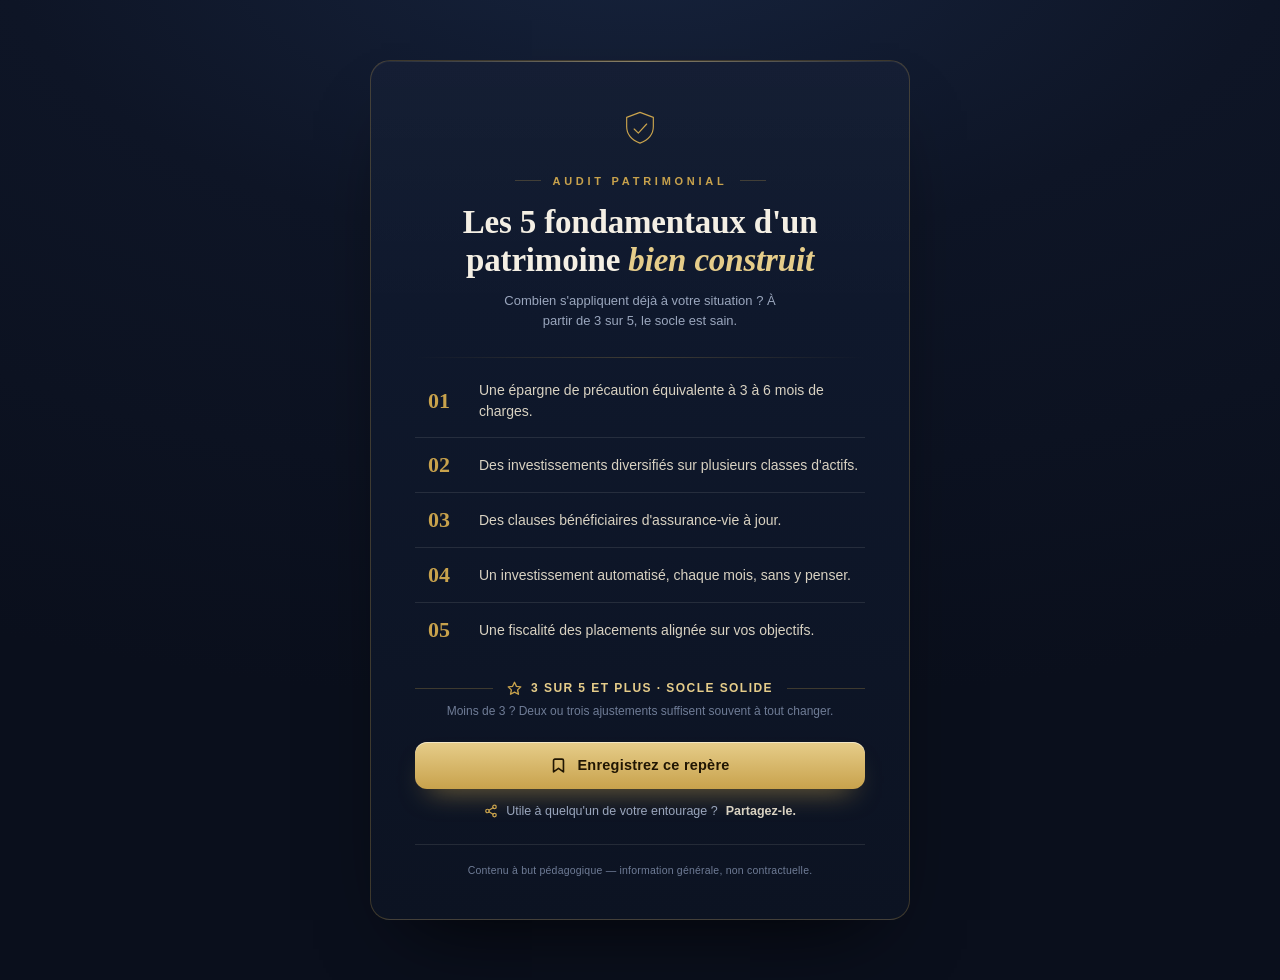
<file: test_visuel.html>
<!DOCTYPE html>
<html lang="fr">
<head>
<meta charset="UTF-8">
<meta name="viewport" content="width=device-width, initial-scale=1">
<title>Audit Patrimonial — Les 5 fondamentaux</title>
<style>
  :root {
    --bg-0:      #0a0f1c;
    --bg-1:      #0e1526;
    --bg-2:      #16233d;
    --ivory:     #f4efe4;
    --ivory-dim: #d9d2c2;
    --slate:     #9aa6bd;
    --slate-2:   #6f7c96;
    --gold:      #c8a24c;
    --gold-hi:   #e6cd8a;
    --gold-deep: #a07d33;
    --hair:      rgba(200, 162, 76, .26);
    --hair-soft: rgba(244, 239, 228, .10);
    --serif: "Iowan Old Style", "Palatino Linotype", Palatino, "Book Antiqua", Georgia, "Times New Roman", serif;
    --sans:  -apple-system, BlinkMacSystemFont, "Segoe UI", Roboto, Helvetica, Arial, sans-serif;
  }
  * { box-sizing: border-box; }
  html, body { margin: 0; padding: 0; }
  body {
    font-family: var(--sans);
    background:
      radial-gradient(120% 80% at 50% -8%, var(--bg-2) 0%, var(--bg-1) 42%, var(--bg-0) 100%);
    color: var(--ivory);
    -webkit-font-smoothing: antialiased;
    text-rendering: optimizeLegibility;
    display: flex;
    justify-content: center;
    align-items: flex-start;
    min-height: 100vh;
    padding: clamp(20px, 5vw, 60px);
  }

  .poster {
    position: relative;
    width: 100%;
    max-width: 540px;
    padding: clamp(30px, 6vw, 48px) clamp(26px, 5.5vw, 44px) clamp(28px, 5vw, 40px);
    border: 1px solid var(--hair);
    border-radius: 20px;
    background:
      linear-gradient(180deg, rgba(255,255,255,.02), rgba(255,255,255,0) 30%),
      linear-gradient(180deg, #101a30 0%, #0c1322 100%);
    box-shadow:
      0 1px 0 rgba(255,255,255,.04) inset,
      0 40px 80px -40px rgba(0,0,0,.85);
    overflow: hidden;
  }
  /* thin luminous top edge */
  .poster::before {
    content: "";
    position: absolute; inset: 0 0 auto 0; height: 1px;
    background: linear-gradient(90deg, transparent, var(--gold-hi), transparent);
    opacity: .55;
  }

  /* ---- Masthead ---- */
  .mast { text-align: center; margin-bottom: 26px; }
  .eyebrow {
    display: inline-flex; align-items: center; gap: 12px;
    font-size: 11px; font-weight: 700; letter-spacing: .34em; text-transform: uppercase;
    color: var(--gold);
    margin: 0;
  }
  .eyebrow::before, .eyebrow::after {
    content: ""; width: 26px; height: 1px; background: var(--hair);
  }
  .crest {
    width: 40px; height: 40px; margin: 0 auto 18px;
    color: var(--gold);
    display: grid; place-items: center;
  }
  .crest svg { width: 40px; height: 40px; display: block; }

  h1 {
    font-family: var(--serif);
    font-weight: 600;
    font-size: clamp(25px, 6vw, 33px);
    line-height: 1.16;
    letter-spacing: -.005em;
    margin: 16px 0 0;
    color: var(--ivory);
    text-wrap: balance;
  }
  h1 em { font-style: italic; color: var(--gold-hi); }
  .kicker {
    font-size: 13px; line-height: 1.55; color: var(--slate);
    max-width: 40ch; margin: 12px auto 0;
  }

  .rule {
    height: 1px; margin: 26px 0 6px;
    background: linear-gradient(90deg, transparent, var(--hair), transparent);
  }

  /* ---- The five fundamentals (editorial numbered list) ---- */
  ol.list { list-style: none; margin: 0; padding: 0; counter-reset: f; }
  ol.list li {
    display: grid;
    grid-template-columns: 44px 1fr;
    align-items: center;
    gap: 18px;
    padding: 16px 2px;
    border-bottom: 1px solid var(--hair-soft);
  }
  ol.list li:last-child { border-bottom: none; }
  ol.list li .n {
    font-family: var(--serif);
    font-variant-numeric: tabular-nums;
    font-size: 22px;
    font-weight: 600;
    color: var(--gold);
    line-height: 1;
    text-align: center;
  }
  ol.list li .n::before { counter-increment: f; content: "0" counter(f); }
  ol.list li .t {
    font-size: 14px; font-weight: 500; line-height: 1.45; color: var(--ivory-dim);
  }

  /* ---- Score seal ---- */
  .seal {
    display: flex; align-items: center; justify-content: center; gap: 14px;
    margin: 24px 0 4px;
  }
  .seal .ln { flex: 1; height: 1px; background: var(--hair); }
  .seal .txt {
    display: inline-flex; align-items: center; gap: 9px;
    font-size: 12px; font-weight: 700; letter-spacing: .12em; text-transform: uppercase;
    color: var(--gold-hi);
    font-variant-numeric: tabular-nums;
    white-space: nowrap;
  }
  .seal .txt svg { width: 15px; height: 15px; color: var(--gold); }
  .seal-note { text-align: center; font-size: 12px; color: var(--slate-2); margin: 8px 0 0; }

  /* ---- CTA : save + share ---- */
  .cta {
    display: flex; align-items: center; justify-content: center; gap: 10px;
    width: 100%;
    margin-top: 24px;
    padding: 15px 20px;
    border: none; border-radius: 12px;
    background: linear-gradient(180deg, var(--gold-hi), var(--gold));
    color: #201603;
    font-family: var(--sans);
    font-size: 14.5px; font-weight: 700; letter-spacing: .015em;
    text-decoration: none;
    cursor: pointer;
    box-shadow: 0 14px 28px -14px rgba(200,162,76,.7), 0 1px 0 rgba(255,255,255,.5) inset;
    transition: transform .18s ease, box-shadow .18s ease, filter .18s ease;
  }
  .cta:hover { transform: translateY(-1px); filter: brightness(1.04); box-shadow: 0 18px 34px -14px rgba(200,162,76,.8), 0 1px 0 rgba(255,255,255,.6) inset; }
  .cta:focus-visible { outline: 3px solid var(--gold-hi); outline-offset: 3px; }
  .cta svg { width: 17px; height: 17px; }
  .cta-note {
    display: inline-flex; align-items: center; justify-content: center; gap: 8px;
    width: 100%; text-align: center;
    font-size: 12.5px; color: var(--slate); margin: 13px 0 0; line-height: 1.5;
  }
  .cta-note svg { width: 14px; height: 14px; color: var(--gold); flex-shrink: 0; }
  .cta-note b { color: var(--ivory-dim); font-weight: 700; }

  /* ---- Footer : neutral, no name ---- */
  .foot {
    margin-top: 22px; padding-top: 15px;
    border-top: 1px solid var(--hair-soft);
    text-align: center;
  }
  .foot .disc { font-size: 10.5px; letter-spacing: .02em; color: var(--slate-2); line-height: 1.5; }

  @media (prefers-reduced-motion: reduce) {
    .cta { transition: none; }
    .cta:hover { transform: none; }
  }
</style>
</head>
<body>

  <div class="poster">
    <div class="mast">
      <div class="crest" aria-hidden="true">
        <svg viewBox="0 0 48 48" fill="none" stroke="currentColor" stroke-width="1.4" stroke-linecap="round" stroke-linejoin="round">
          <path d="M24 4 8 10v11c0 10 7 16.5 16 20 9-3.5 16-10 16-20V10z"/>
          <path d="m17 24 5 5 10-11"/>
        </svg>
      </div>
      <p class="eyebrow">Audit Patrimonial</p>
      <h1>Les 5 fondamentaux d'un patrimoine <em>bien construit</em></h1>
      <p class="kicker">Combien s'appliquent déjà à votre situation&nbsp;? À partir de 3 sur 5, le socle est sain.</p>
    </div>

    <div class="rule"></div>

    <ol class="list">
      <li>
        <span class="n" aria-hidden="true"></span>
        <span class="t">Une épargne de précaution équivalente à 3 à 6 mois de charges.</span>
      </li>
      <li>
        <span class="n" aria-hidden="true"></span>
        <span class="t">Des investissements diversifiés sur plusieurs classes d'actifs.</span>
      </li>
      <li>
        <span class="n" aria-hidden="true"></span>
        <span class="t">Des clauses bénéficiaires d'assurance-vie à jour.</span>
      </li>
      <li>
        <span class="n" aria-hidden="true"></span>
        <span class="t">Un investissement automatisé, chaque mois, sans y penser.</span>
      </li>
      <li>
        <span class="n" aria-hidden="true"></span>
        <span class="t">Une fiscalité des placements alignée sur vos objectifs.</span>
      </li>
    </ol>

    <div class="seal">
      <span class="ln"></span>
      <span class="txt">
        <svg viewBox="0 0 24 24" fill="none" stroke="currentColor" stroke-width="2.2" stroke-linecap="round" stroke-linejoin="round"><path d="M12 2 15 8.5l7 .9-5 4.8 1.3 7L12 17.8 5.7 21.2 7 14.2l-5-4.8 7-.9z"/></svg>
        3 sur 5 et plus · Socle Solide
      </span>
      <span class="ln"></span>
    </div>
    <p class="seal-note">Moins de 3&nbsp;? Deux ou trois ajustements suffisent souvent à tout changer.</p>

    <button class="cta" type="button">
      <svg viewBox="0 0 24 24" fill="none" stroke="currentColor" stroke-width="2.3" stroke-linecap="round" stroke-linejoin="round"><path d="M19 21l-7-5-7 5V5a2 2 0 0 1 2-2h10a2 2 0 0 1 2 2z"/></svg>
      Enregistrez ce repère
    </button>
    <p class="cta-note">
      <svg viewBox="0 0 24 24" fill="none" stroke="currentColor" stroke-width="2.1" stroke-linecap="round" stroke-linejoin="round"><circle cx="18" cy="5" r="3"/><circle cx="6" cy="12" r="3"/><circle cx="18" cy="19" r="3"/><line x1="8.6" y1="10.7" x2="15.4" y2="6.3"/><line x1="8.6" y1="13.3" x2="15.4" y2="17.7"/></svg>
      Utile à quelqu'un de votre entourage&nbsp;? <b>Partagez-le.</b>
    </p>

    <div class="foot">
      <span class="disc">Contenu à but pédagogique — information générale, non contractuelle.</span>
    </div>
  </div>

</body>
</html>
</file>
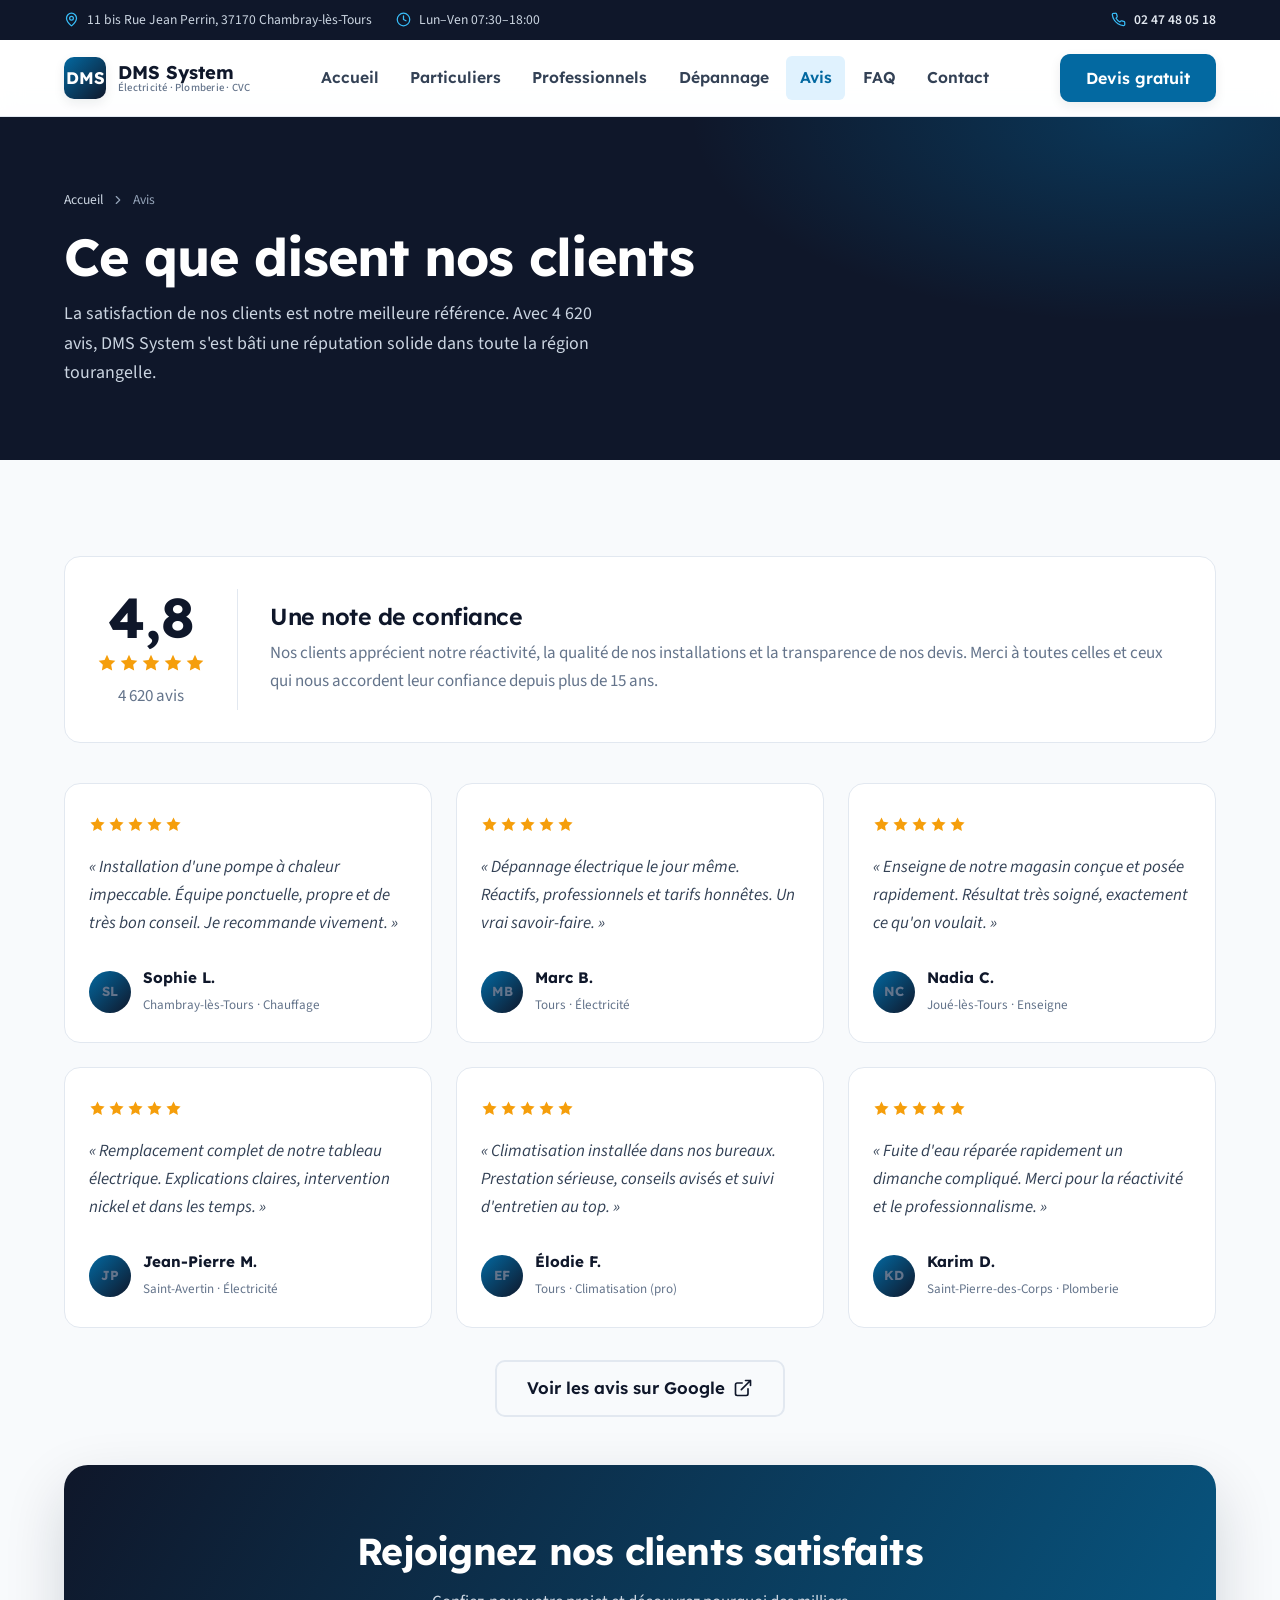
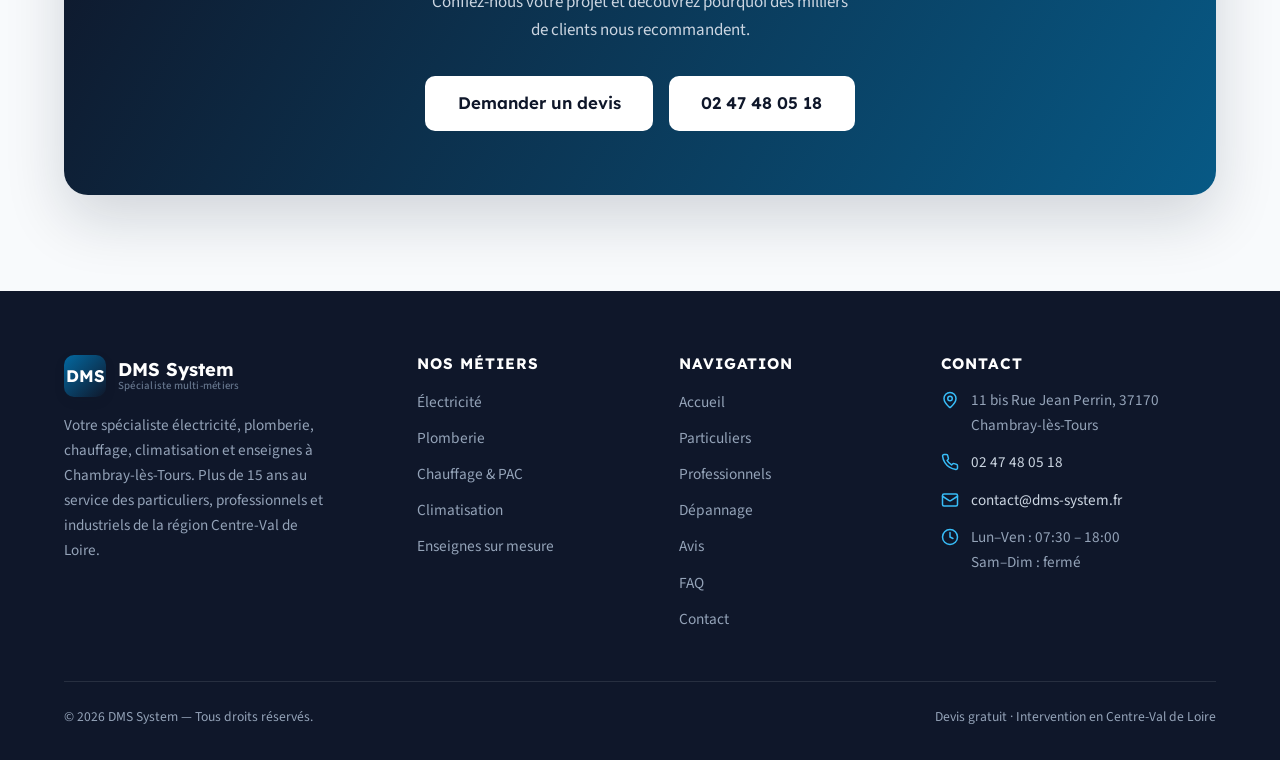
<file: dms-system-website/avis.html>
<!DOCTYPE html>
<html lang="fr" data-year="2026">
<head>
  <meta charset="UTF-8">
  <meta name="viewport" content="width=device-width, initial-scale=1">
  <title>Avis clients — 4 620 avis | DMS System</title>
  <meta name="description" content="Découvrez les avis des clients de DMS System à Chambray-lès-Tours : 4 620 avis pour nos prestations d'électricité, plomberie, chauffage, climatisation et enseignes.">
  <link rel="preconnect" href="https://fonts.googleapis.com">
  <link rel="preconnect" href="https://fonts.gstatic.com" crossorigin>
  <link href="https://fonts.googleapis.com/css2?family=Lexend:wght@400;500;600;700&family=Source+Sans+3:wght@400;500;600&display=swap" rel="stylesheet">
  <link rel="stylesheet" href="assets/css/style.css">
  <link rel="icon" href="data:image/svg+xml,%3Csvg xmlns='http://www.w3.org/2000/svg' viewBox='0 0 100 100'%3E%3Crect width='100' height='100' rx='22' fill='%230369A1'/%3E%3Ctext x='50' y='66' font-family='Arial' font-size='40' font-weight='bold' fill='white' text-anchor='middle'%3EDMS%3C/text%3E%3C/svg%3E">
</head>
<body>
  <div id="site-header"></div>

  <main>
    <section class="page-hero">
      <div class="container">
        <nav class="breadcrumb" aria-label="Fil d'Ariane">
          <a href="index.html">Accueil</a>
          <svg viewBox="0 0 24 24" fill="none" stroke="currentColor" stroke-width="2" stroke-linecap="round" stroke-linejoin="round"><path d="m9 18 6-6-6-6"/></svg>
          <span>Avis</span>
        </nav>
        <h1>Ce que disent nos clients</h1>
        <p>La satisfaction de nos clients est notre meilleure référence. Avec 4 620 avis, DMS System s'est bâti une réputation solide dans toute la région tourangelle.</p>
      </div>
    </section>

    <section class="section">
      <div class="container">
        <div class="review-summary reveal">
          <div class="review-score">
            <div class="review-score__num">4,8</div>
            <div class="stars" aria-hidden="true">
              <svg viewBox="0 0 24 24" fill="currentColor"><path d="m12 2 2.9 6.26L22 9.27l-5 4.87 1.18 6.88L12 17.77l-6.18 3.25L7 14.14 2 9.27l7.1-1.01z"/></svg><svg viewBox="0 0 24 24" fill="currentColor"><path d="m12 2 2.9 6.26L22 9.27l-5 4.87 1.18 6.88L12 17.77l-6.18 3.25L7 14.14 2 9.27l7.1-1.01z"/></svg><svg viewBox="0 0 24 24" fill="currentColor"><path d="m12 2 2.9 6.26L22 9.27l-5 4.87 1.18 6.88L12 17.77l-6.18 3.25L7 14.14 2 9.27l7.1-1.01z"/></svg><svg viewBox="0 0 24 24" fill="currentColor"><path d="m12 2 2.9 6.26L22 9.27l-5 4.87 1.18 6.88L12 17.77l-6.18 3.25L7 14.14 2 9.27l7.1-1.01z"/></svg><svg viewBox="0 0 24 24" fill="currentColor"><path d="m12 2 2.9 6.26L22 9.27l-5 4.87 1.18 6.88L12 17.77l-6.18 3.25L7 14.14 2 9.27l7.1-1.01z"/></svg>
            </div>
            <div class="text-muted">4 620 avis</div>
          </div>
          <div style="flex:1;min-width:220px">
            <h3 style="margin-bottom:.5rem">Une note de confiance</h3>
            <p class="text-muted mb-0">Nos clients apprécient notre réactivité, la qualité de nos installations et la transparence de nos devis. Merci à toutes celles et ceux qui nous accordent leur confiance depuis plus de 15 ans.</p>
          </div>
        </div>

        <div class="grid grid-3" style="margin-top:2.5rem">
          <article class="review-card reveal">
            <div class="stars" aria-hidden="true"><svg viewBox="0 0 24 24" fill="currentColor"><path d="m12 2 2.9 6.26L22 9.27l-5 4.87 1.18 6.88L12 17.77l-6.18 3.25L7 14.14 2 9.27l7.1-1.01z"/></svg><svg viewBox="0 0 24 24" fill="currentColor"><path d="m12 2 2.9 6.26L22 9.27l-5 4.87 1.18 6.88L12 17.77l-6.18 3.25L7 14.14 2 9.27l7.1-1.01z"/></svg><svg viewBox="0 0 24 24" fill="currentColor"><path d="m12 2 2.9 6.26L22 9.27l-5 4.87 1.18 6.88L12 17.77l-6.18 3.25L7 14.14 2 9.27l7.1-1.01z"/></svg><svg viewBox="0 0 24 24" fill="currentColor"><path d="m12 2 2.9 6.26L22 9.27l-5 4.87 1.18 6.88L12 17.77l-6.18 3.25L7 14.14 2 9.27l7.1-1.01z"/></svg><svg viewBox="0 0 24 24" fill="currentColor"><path d="m12 2 2.9 6.26L22 9.27l-5 4.87 1.18 6.88L12 17.77l-6.18 3.25L7 14.14 2 9.27l7.1-1.01z"/></svg></div>
            <p class="review-card__body">« Installation d'une pompe à chaleur impeccable. Équipe ponctuelle, propre et de très bon conseil. Je recommande vivement. »</p>
            <div class="review-card__author"><span class="review-avatar">SL</span><div><strong>Sophie L.</strong><span>Chambray-lès-Tours · Chauffage</span></div></div>
          </article>
          <article class="review-card reveal">
            <div class="stars" aria-hidden="true"><svg viewBox="0 0 24 24" fill="currentColor"><path d="m12 2 2.9 6.26L22 9.27l-5 4.87 1.18 6.88L12 17.77l-6.18 3.25L7 14.14 2 9.27l7.1-1.01z"/></svg><svg viewBox="0 0 24 24" fill="currentColor"><path d="m12 2 2.9 6.26L22 9.27l-5 4.87 1.18 6.88L12 17.77l-6.18 3.25L7 14.14 2 9.27l7.1-1.01z"/></svg><svg viewBox="0 0 24 24" fill="currentColor"><path d="m12 2 2.9 6.26L22 9.27l-5 4.87 1.18 6.88L12 17.77l-6.18 3.25L7 14.14 2 9.27l7.1-1.01z"/></svg><svg viewBox="0 0 24 24" fill="currentColor"><path d="m12 2 2.9 6.26L22 9.27l-5 4.87 1.18 6.88L12 17.77l-6.18 3.25L7 14.14 2 9.27l7.1-1.01z"/></svg><svg viewBox="0 0 24 24" fill="currentColor"><path d="m12 2 2.9 6.26L22 9.27l-5 4.87 1.18 6.88L12 17.77l-6.18 3.25L7 14.14 2 9.27l7.1-1.01z"/></svg></div>
            <p class="review-card__body">« Dépannage électrique le jour même. Réactifs, professionnels et tarifs honnêtes. Un vrai savoir-faire. »</p>
            <div class="review-card__author"><span class="review-avatar">MB</span><div><strong>Marc B.</strong><span>Tours · Électricité</span></div></div>
          </article>
          <article class="review-card reveal">
            <div class="stars" aria-hidden="true"><svg viewBox="0 0 24 24" fill="currentColor"><path d="m12 2 2.9 6.26L22 9.27l-5 4.87 1.18 6.88L12 17.77l-6.18 3.25L7 14.14 2 9.27l7.1-1.01z"/></svg><svg viewBox="0 0 24 24" fill="currentColor"><path d="m12 2 2.9 6.26L22 9.27l-5 4.87 1.18 6.88L12 17.77l-6.18 3.25L7 14.14 2 9.27l7.1-1.01z"/></svg><svg viewBox="0 0 24 24" fill="currentColor"><path d="m12 2 2.9 6.26L22 9.27l-5 4.87 1.18 6.88L12 17.77l-6.18 3.25L7 14.14 2 9.27l7.1-1.01z"/></svg><svg viewBox="0 0 24 24" fill="currentColor"><path d="m12 2 2.9 6.26L22 9.27l-5 4.87 1.18 6.88L12 17.77l-6.18 3.25L7 14.14 2 9.27l7.1-1.01z"/></svg><svg viewBox="0 0 24 24" fill="currentColor"><path d="m12 2 2.9 6.26L22 9.27l-5 4.87 1.18 6.88L12 17.77l-6.18 3.25L7 14.14 2 9.27l7.1-1.01z"/></svg></div>
            <p class="review-card__body">« Enseigne de notre magasin conçue et posée rapidement. Résultat très soigné, exactement ce qu'on voulait. »</p>
            <div class="review-card__author"><span class="review-avatar">NC</span><div><strong>Nadia C.</strong><span>Joué-lès-Tours · Enseigne</span></div></div>
          </article>
          <article class="review-card reveal">
            <div class="stars" aria-hidden="true"><svg viewBox="0 0 24 24" fill="currentColor"><path d="m12 2 2.9 6.26L22 9.27l-5 4.87 1.18 6.88L12 17.77l-6.18 3.25L7 14.14 2 9.27l7.1-1.01z"/></svg><svg viewBox="0 0 24 24" fill="currentColor"><path d="m12 2 2.9 6.26L22 9.27l-5 4.87 1.18 6.88L12 17.77l-6.18 3.25L7 14.14 2 9.27l7.1-1.01z"/></svg><svg viewBox="0 0 24 24" fill="currentColor"><path d="m12 2 2.9 6.26L22 9.27l-5 4.87 1.18 6.88L12 17.77l-6.18 3.25L7 14.14 2 9.27l7.1-1.01z"/></svg><svg viewBox="0 0 24 24" fill="currentColor"><path d="m12 2 2.9 6.26L22 9.27l-5 4.87 1.18 6.88L12 17.77l-6.18 3.25L7 14.14 2 9.27l7.1-1.01z"/></svg><svg viewBox="0 0 24 24" fill="currentColor"><path d="m12 2 2.9 6.26L22 9.27l-5 4.87 1.18 6.88L12 17.77l-6.18 3.25L7 14.14 2 9.27l7.1-1.01z"/></svg></div>
            <p class="review-card__body">« Remplacement complet de notre tableau électrique. Explications claires, intervention nickel et dans les temps. »</p>
            <div class="review-card__author"><span class="review-avatar">JP</span><div><strong>Jean-Pierre M.</strong><span>Saint-Avertin · Électricité</span></div></div>
          </article>
          <article class="review-card reveal">
            <div class="stars" aria-hidden="true"><svg viewBox="0 0 24 24" fill="currentColor"><path d="m12 2 2.9 6.26L22 9.27l-5 4.87 1.18 6.88L12 17.77l-6.18 3.25L7 14.14 2 9.27l7.1-1.01z"/></svg><svg viewBox="0 0 24 24" fill="currentColor"><path d="m12 2 2.9 6.26L22 9.27l-5 4.87 1.18 6.88L12 17.77l-6.18 3.25L7 14.14 2 9.27l7.1-1.01z"/></svg><svg viewBox="0 0 24 24" fill="currentColor"><path d="m12 2 2.9 6.26L22 9.27l-5 4.87 1.18 6.88L12 17.77l-6.18 3.25L7 14.14 2 9.27l7.1-1.01z"/></svg><svg viewBox="0 0 24 24" fill="currentColor"><path d="m12 2 2.9 6.26L22 9.27l-5 4.87 1.18 6.88L12 17.77l-6.18 3.25L7 14.14 2 9.27l7.1-1.01z"/></svg><svg viewBox="0 0 24 24" fill="currentColor"><path d="m12 2 2.9 6.26L22 9.27l-5 4.87 1.18 6.88L12 17.77l-6.18 3.25L7 14.14 2 9.27l7.1-1.01z"/></svg></div>
            <p class="review-card__body">« Climatisation installée dans nos bureaux. Prestation sérieuse, conseils avisés et suivi d'entretien au top. »</p>
            <div class="review-card__author"><span class="review-avatar">EF</span><div><strong>Élodie F.</strong><span>Tours · Climatisation (pro)</span></div></div>
          </article>
          <article class="review-card reveal">
            <div class="stars" aria-hidden="true"><svg viewBox="0 0 24 24" fill="currentColor"><path d="m12 2 2.9 6.26L22 9.27l-5 4.87 1.18 6.88L12 17.77l-6.18 3.25L7 14.14 2 9.27l7.1-1.01z"/></svg><svg viewBox="0 0 24 24" fill="currentColor"><path d="m12 2 2.9 6.26L22 9.27l-5 4.87 1.18 6.88L12 17.77l-6.18 3.25L7 14.14 2 9.27l7.1-1.01z"/></svg><svg viewBox="0 0 24 24" fill="currentColor"><path d="m12 2 2.9 6.26L22 9.27l-5 4.87 1.18 6.88L12 17.77l-6.18 3.25L7 14.14 2 9.27l7.1-1.01z"/></svg><svg viewBox="0 0 24 24" fill="currentColor"><path d="m12 2 2.9 6.26L22 9.27l-5 4.87 1.18 6.88L12 17.77l-6.18 3.25L7 14.14 2 9.27l7.1-1.01z"/></svg><svg viewBox="0 0 24 24" fill="currentColor"><path d="m12 2 2.9 6.26L22 9.27l-5 4.87 1.18 6.88L12 17.77l-6.18 3.25L7 14.14 2 9.27l7.1-1.01z"/></svg></div>
            <p class="review-card__body">« Fuite d'eau réparée rapidement un dimanche compliqué. Merci pour la réactivité et le professionnalisme. »</p>
            <div class="review-card__author"><span class="review-avatar">KD</span><div><strong>Karim D.</strong><span>Saint-Pierre-des-Corps · Plomberie</span></div></div>
          </article>
        </div>

        <div class="text-center mt-8">
          <a class="btn btn--ghost btn--lg" href="https://www.google.com/maps/search/?api=1&query=DMS+System+Chambray-l%C3%A8s-Tours" target="_blank" rel="noopener">
            Voir les avis sur Google
            <svg viewBox="0 0 24 24" fill="none" stroke="currentColor" stroke-width="2" stroke-linecap="round" stroke-linejoin="round"><path d="M15 3h6v6M10 14 21 3M18 13v6a2 2 0 0 1-2 2H5a2 2 0 0 1-2-2V8a2 2 0 0 1 2-2h6"/></svg>
          </a>
        </div>

        <div class="cta-band reveal" style="margin-top:3rem">
          <h2>Rejoignez nos clients satisfaits</h2>
          <p>Confiez-nous votre projet et découvrez pourquoi des milliers de clients nous recommandent.</p>
          <div class="cta-band__actions">
            <a class="btn btn--white btn--lg" href="contact.html">Demander un devis</a>
            <a class="btn btn--white btn--lg" href="tel:+33247480518">02 47 48 05 18</a>
          </div>
        </div>
      </div>
    </section>
  </main>

  <div id="site-footer"></div>
  <script src="assets/js/main.js"></script>
</body>
</html>
</file>
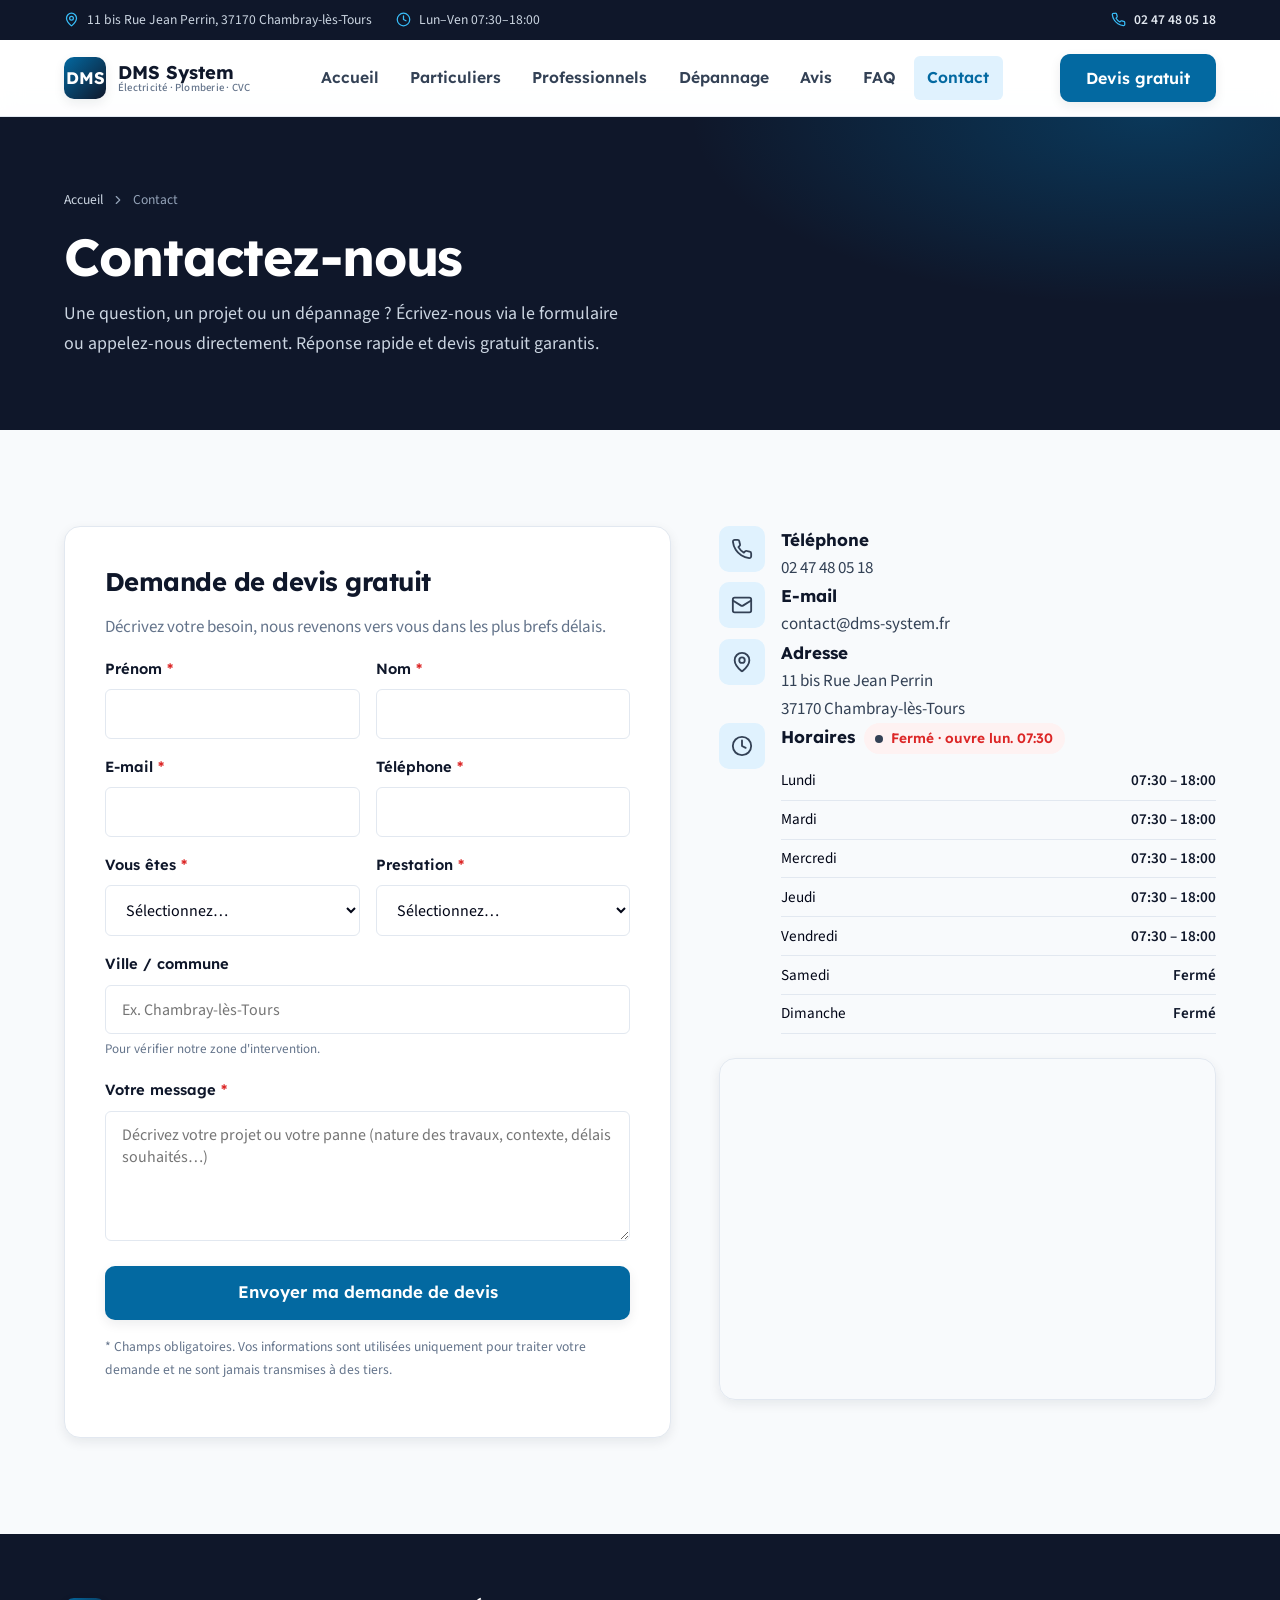
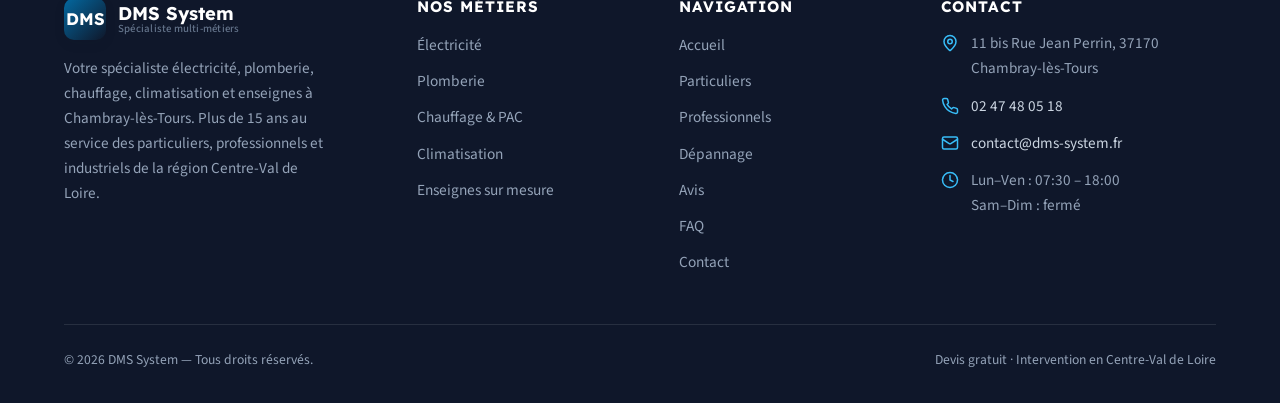
<file: dms-system-website/contact.html>
<!DOCTYPE html>
<html lang="fr" data-year="2026">
<head>
  <meta charset="UTF-8">
  <meta name="viewport" content="width=device-width, initial-scale=1">
  <title>Contact & Devis gratuit | DMS System — Chambray-lès-Tours</title>
  <meta name="description" content="Contactez DMS System à Chambray-lès-Tours pour un devis gratuit : électricité, plomberie, chauffage, climatisation et enseignes. Tél. 02 47 48 05 18 — 11 bis Rue Jean Perrin, 37170 Chambray-lès-Tours.">
  <link rel="preconnect" href="https://fonts.googleapis.com">
  <link rel="preconnect" href="https://fonts.gstatic.com" crossorigin>
  <link href="https://fonts.googleapis.com/css2?family=Lexend:wght@400;500;600;700&family=Source+Sans+3:wght@400;500;600&display=swap" rel="stylesheet">
  <link rel="stylesheet" href="assets/css/style.css">
  <link rel="icon" href="data:image/svg+xml,%3Csvg xmlns='http://www.w3.org/2000/svg' viewBox='0 0 100 100'%3E%3Crect width='100' height='100' rx='22' fill='%230369A1'/%3E%3Ctext x='50' y='66' font-family='Arial' font-size='40' font-weight='bold' fill='white' text-anchor='middle'%3EDMS%3C/text%3E%3C/svg%3E">
</head>
<body>
  <div id="site-header"></div>

  <main>
    <section class="page-hero">
      <div class="container">
        <nav class="breadcrumb" aria-label="Fil d'Ariane">
          <a href="index.html">Accueil</a>
          <svg viewBox="0 0 24 24" fill="none" stroke="currentColor" stroke-width="2" stroke-linecap="round" stroke-linejoin="round"><path d="m9 18 6-6-6-6"/></svg>
          <span>Contact</span>
        </nav>
        <h1>Contactez-nous</h1>
        <p>Une question, un projet ou un dépannage&nbsp;? Écrivez-nous via le formulaire ou appelez-nous directement. Réponse rapide et devis gratuit garantis.</p>
      </div>
    </section>

    <section class="section">
      <div class="container">
        <div class="contact-grid">
          <!-- Formulaire -->
          <div class="reveal">
            <div class="form-card">
              <h2 style="font-size:1.6rem">Demande de devis gratuit</h2>
              <p class="text-muted">Décrivez votre besoin, nous revenons vers vous dans les plus brefs délais.</p>

              <div class="form-success" id="formSuccess" role="status" aria-live="polite">
                <svg viewBox="0 0 24 24" fill="none" stroke="currentColor" stroke-width="2" stroke-linecap="round" stroke-linejoin="round"><path d="M20 6 9 17l-5-5"/></svg>
                <div><strong>Merci&nbsp;! Votre demande a bien été prise en compte.</strong><br>Nous vous recontactons très rapidement. Pour une urgence, appelez le 02 47 48 05 18.</div>
              </div>

              <form id="devisForm" novalidate>
                <div class="form-row">
                  <div class="field">
                    <label for="prenom">Prénom <span class="req">*</span></label>
                    <input type="text" id="prenom" name="prenom" autocomplete="given-name" required>
                    <span class="field__error">Merci d'indiquer votre prénom.</span>
                  </div>
                  <div class="field">
                    <label for="nom">Nom <span class="req">*</span></label>
                    <input type="text" id="nom" name="nom" autocomplete="family-name" required>
                    <span class="field__error">Merci d'indiquer votre nom.</span>
                  </div>
                </div>
                <div class="form-row">
                  <div class="field">
                    <label for="email">E-mail <span class="req">*</span></label>
                    <input type="email" id="email" name="email" autocomplete="email" required>
                    <span class="field__error">Adresse e-mail invalide.</span>
                  </div>
                  <div class="field">
                    <label for="tel">Téléphone <span class="req">*</span></label>
                    <input type="tel" id="tel" name="tel" autocomplete="tel" pattern="[0-9 +().-]{6,}" required>
                    <span class="field__error">Numéro de téléphone invalide.</span>
                  </div>
                </div>
                <div class="form-row">
                  <div class="field">
                    <label for="profil">Vous êtes <span class="req">*</span></label>
                    <select id="profil" name="profil" required>
                      <option value="">Sélectionnez…</option>
                      <option>Particulier</option>
                      <option>Professionnel</option>
                      <option>Industriel</option>
                    </select>
                    <span class="field__error">Merci de préciser votre profil.</span>
                  </div>
                  <div class="field">
                    <label for="service">Prestation <span class="req">*</span></label>
                    <select id="service" name="service" required>
                      <option value="">Sélectionnez…</option>
                      <option>Électricité</option>
                      <option>Plomberie</option>
                      <option>Chauffage / Pompe à chaleur</option>
                      <option>Climatisation</option>
                      <option>Enseigne sur mesure</option>
                      <option>Dépannage</option>
                      <option>Autre / plusieurs métiers</option>
                    </select>
                    <span class="field__error">Merci de choisir une prestation.</span>
                  </div>
                </div>
                <div class="field">
                  <label for="ville">Ville / commune</label>
                  <input type="text" id="ville" name="ville" autocomplete="address-level2" placeholder="Ex. Chambray-lès-Tours">
                  <span class="field__hint">Pour vérifier notre zone d'intervention.</span>
                </div>
                <div class="field">
                  <label for="message">Votre message <span class="req">*</span></label>
                  <textarea id="message" name="message" required placeholder="Décrivez votre projet ou votre panne (nature des travaux, contexte, délais souhaités…)"></textarea>
                  <span class="field__error">Merci de décrire votre demande.</span>
                </div>
                <button type="submit" class="btn btn--primary btn--block btn--lg">Envoyer ma demande de devis</button>
                <p class="form-note">* Champs obligatoires. Vos informations sont utilisées uniquement pour traiter votre demande et ne sont jamais transmises à des tiers.</p>
              </form>
            </div>
          </div>

          <!-- Coordonnées -->
          <div class="reveal">
            <div class="info-block">
              <div class="info-item">
                <span class="info-item__ico"><svg viewBox="0 0 24 24" fill="none" stroke="currentColor" stroke-width="2" stroke-linecap="round" stroke-linejoin="round"><path d="M22 16.92v3a2 2 0 0 1-2.18 2 19.79 19.79 0 0 1-8.63-3.07 19.5 19.5 0 0 1-6-6 19.79 19.79 0 0 1-3.07-8.67A2 2 0 0 1 4.11 2h3a2 2 0 0 1 2 1.72c.13.96.36 1.9.7 2.81a2 2 0 0 1-.45 2.11L8.09 9.91a16 16 0 0 0 6 6l1.27-1.27a2 2 0 0 1 2.11-.45c.9.34 1.85.57 2.81.7A2 2 0 0 1 22 16.92z"/></svg></span>
                <div><strong>Téléphone</strong><a href="tel:+33247480518">02 47 48 05 18</a></div>
              </div>
              <div class="info-item">
                <span class="info-item__ico"><svg viewBox="0 0 24 24" fill="none" stroke="currentColor" stroke-width="2" stroke-linecap="round" stroke-linejoin="round"><rect x="2" y="4" width="20" height="16" rx="2"/><path d="m22 7-8.97 5.7a1.94 1.94 0 0 1-2.06 0L2 7"/></svg></span>
                <div><strong>E-mail</strong><a href="mailto:contact@dms-system.fr">contact@dms-system.fr</a></div>
              </div>
              <div class="info-item">
                <span class="info-item__ico"><svg viewBox="0 0 24 24" fill="none" stroke="currentColor" stroke-width="2" stroke-linecap="round" stroke-linejoin="round"><path d="M20 10c0 4.993-5.539 10.193-7.399 11.799a1 1 0 0 1-1.202 0C9.539 20.193 4 14.993 4 10a8 8 0 0 1 16 0"/><circle cx="12" cy="10" r="3"/></svg></span>
                <div><strong>Adresse</strong><span>11 bis Rue Jean Perrin<br>37170 Chambray-lès-Tours</span></div>
              </div>
              <div class="info-item">
                <span class="info-item__ico"><svg viewBox="0 0 24 24" fill="none" stroke="currentColor" stroke-width="2" stroke-linecap="round" stroke-linejoin="round"><circle cx="12" cy="12" r="10"/><polyline points="12 6 12 12 16 14"/></svg></span>
                <div style="flex:1">
                  <strong>Horaires <span class="badge-open closed" style="margin-left:.25rem"><span class="dot"></span>Fermé · ouvre lun. 07:30</span></strong>
                  <table class="hours-table">
                    <tr><td>Lundi</td><td>07:30 – 18:00</td></tr>
                    <tr><td>Mardi</td><td>07:30 – 18:00</td></tr>
                    <tr><td>Mercredi</td><td>07:30 – 18:00</td></tr>
                    <tr><td>Jeudi</td><td>07:30 – 18:00</td></tr>
                    <tr><td>Vendredi</td><td>07:30 – 18:00</td></tr>
                    <tr><td>Samedi</td><td>Fermé</td></tr>
                    <tr><td>Dimanche</td><td>Fermé</td></tr>
                  </table>
                </div>
              </div>
            </div>

            <div class="map-frame" style="margin-top:1.5rem">
              <iframe
                title="Localisation de DMS System à Chambray-lès-Tours"
                src="https://www.google.com/maps?q=11+bis+Rue+Jean+Perrin,+37170+Chambray-l%C3%A8s-Tours&output=embed"
                loading="lazy" referrerpolicy="no-referrer-when-downgrade"></iframe>
            </div>
          </div>
        </div>
      </div>
    </section>
  </main>

  <div id="site-footer"></div>
  <script src="assets/js/main.js"></script>
</body>
</html>
</file>
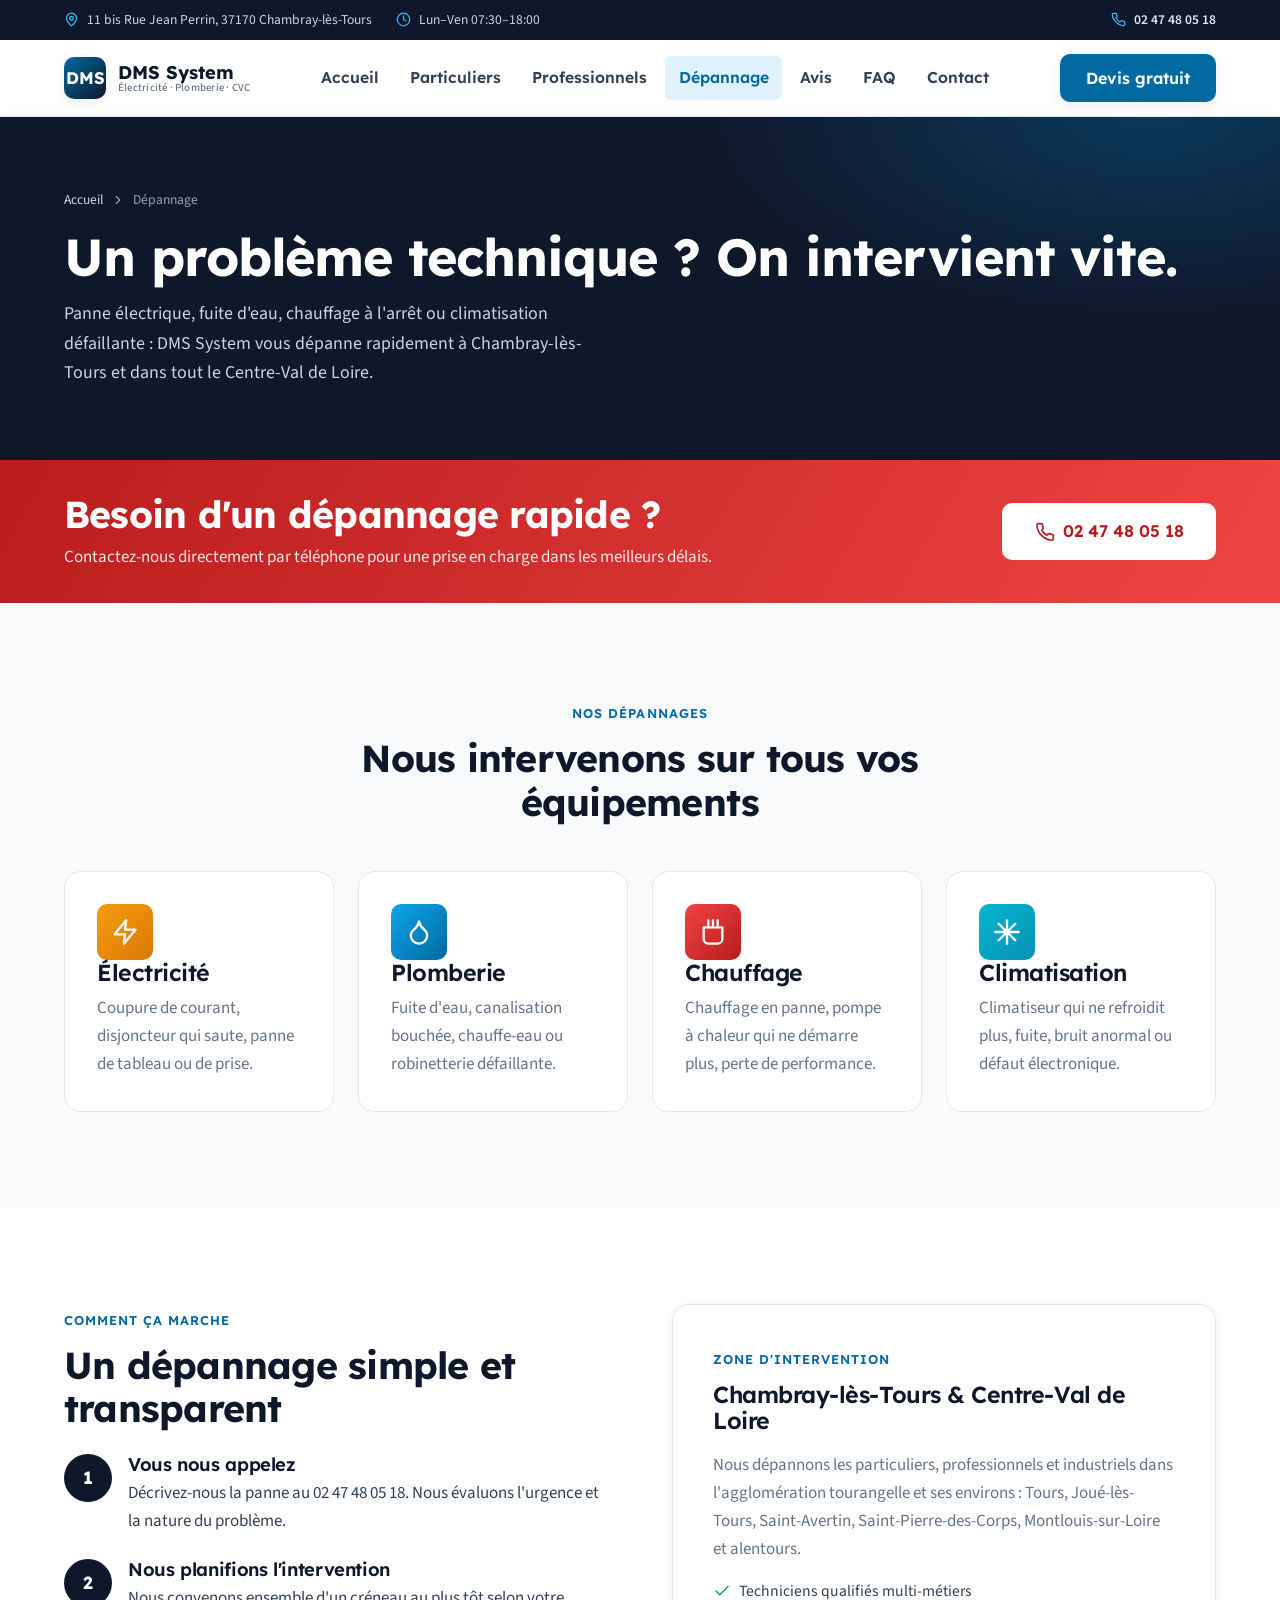
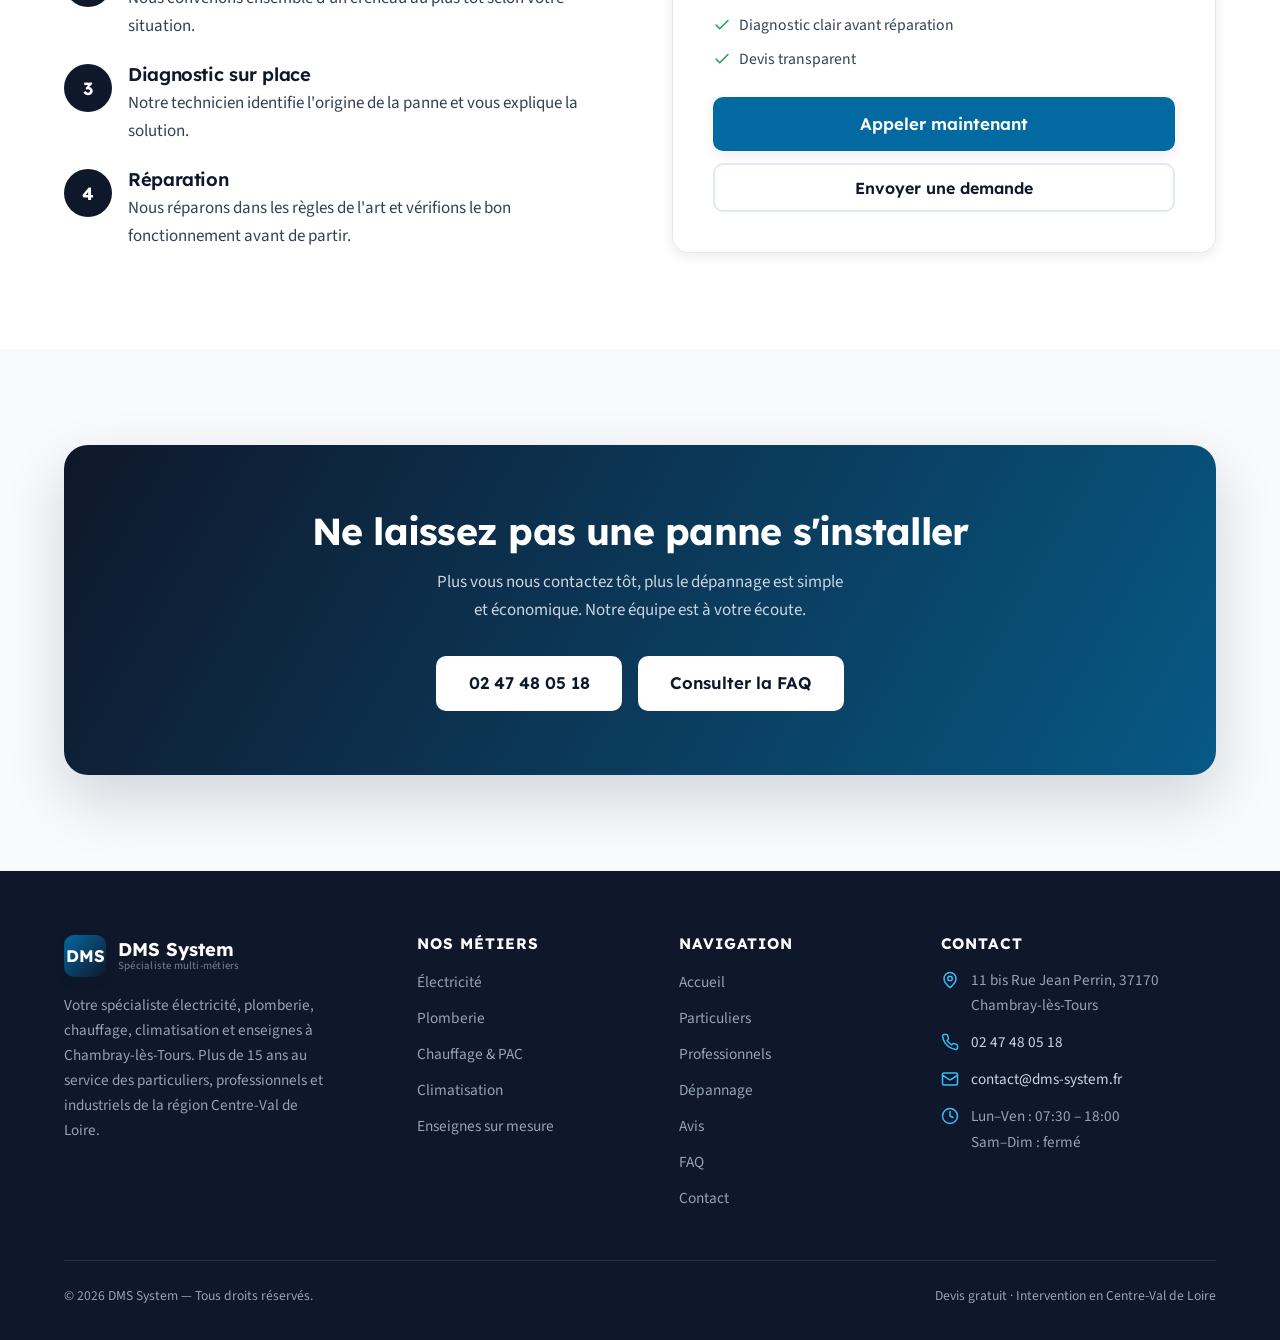
<file: dms-system-website/depannage.html>
<!DOCTYPE html>
<html lang="fr" data-year="2026">
<head>
  <meta charset="UTF-8">
  <meta name="viewport" content="width=device-width, initial-scale=1">
  <title>Dépannage Électricité, Plomberie, Chauffage & Climatisation | DMS System</title>
  <meta name="description" content="Panne électrique, fuite d'eau, chauffage ou climatisation en panne ? DMS System intervient rapidement à Chambray-lès-Tours et dans le Centre-Val de Loire. Appelez le 02 47 48 05 18.">
  <link rel="preconnect" href="https://fonts.googleapis.com">
  <link rel="preconnect" href="https://fonts.gstatic.com" crossorigin>
  <link href="https://fonts.googleapis.com/css2?family=Lexend:wght@400;500;600;700&family=Source+Sans+3:wght@400;500;600&display=swap" rel="stylesheet">
  <link rel="stylesheet" href="assets/css/style.css">
  <link rel="icon" href="data:image/svg+xml,%3Csvg xmlns='http://www.w3.org/2000/svg' viewBox='0 0 100 100'%3E%3Crect width='100' height='100' rx='22' fill='%230369A1'/%3E%3Ctext x='50' y='66' font-family='Arial' font-size='40' font-weight='bold' fill='white' text-anchor='middle'%3EDMS%3C/text%3E%3C/svg%3E">
</head>
<body>
  <div id="site-header"></div>

  <main>
    <section class="page-hero">
      <div class="container">
        <nav class="breadcrumb" aria-label="Fil d'Ariane">
          <a href="index.html">Accueil</a>
          <svg viewBox="0 0 24 24" fill="none" stroke="currentColor" stroke-width="2" stroke-linecap="round" stroke-linejoin="round"><path d="m9 18 6-6-6-6"/></svg>
          <span>Dépannage</span>
        </nav>
        <h1>Un problème technique&nbsp;? On intervient vite.</h1>
        <p>Panne électrique, fuite d'eau, chauffage à l'arrêt ou climatisation défaillante : DMS System vous dépanne rapidement à Chambray-lès-Tours et dans tout le Centre-Val de Loire.</p>
      </div>
    </section>

    <!-- Bannière appel -->
    <section class="emergency">
      <div class="container">
        <div>
          <h2>Besoin d'un dépannage rapide&nbsp;?</h2>
          <p>Contactez-nous directement par téléphone pour une prise en charge dans les meilleurs délais.</p>
        </div>
        <a class="btn btn--white btn--lg" href="tel:+33247480518">
          <svg viewBox="0 0 24 24" fill="none" stroke="currentColor" stroke-width="2" stroke-linecap="round" stroke-linejoin="round"><path d="M22 16.92v3a2 2 0 0 1-2.18 2 19.79 19.79 0 0 1-8.63-3.07 19.5 19.5 0 0 1-6-6 19.79 19.79 0 0 1-3.07-8.67A2 2 0 0 1 4.11 2h3a2 2 0 0 1 2 1.72c.13.96.36 1.9.7 2.81a2 2 0 0 1-.45 2.11L8.09 9.91a16 16 0 0 0 6 6l1.27-1.27a2 2 0 0 1 2.11-.45c.9.34 1.85.57 2.81.7A2 2 0 0 1 22 16.92z"/></svg>
          02 47 48 05 18
        </a>
      </div>
    </section>

    <section class="section">
      <div class="container">
        <div class="section-head center reveal">
          <span class="eyebrow">Nos dépannages</span>
          <h2>Nous intervenons sur tous vos équipements</h2>
        </div>
        <div class="grid grid-4">
          <article class="card card--hover reveal">
            <div class="card__icon ico-elec"><svg viewBox="0 0 24 24" fill="none" stroke="#fff" stroke-width="2" stroke-linecap="round" stroke-linejoin="round"><path d="M13 2 3 14h9l-1 8 10-12h-9z"/></svg></div>
            <h3>Électricité</h3>
            <p class="text-muted">Coupure de courant, disjoncteur qui saute, panne de tableau ou de prise.</p>
          </article>
          <article class="card card--hover reveal">
            <div class="card__icon ico-plomberie"><svg viewBox="0 0 24 24" fill="none" stroke="#fff" stroke-width="2" stroke-linecap="round" stroke-linejoin="round"><path d="M12 22a7 7 0 0 0 7-7c0-2-1-3.9-3-5.5s-3.5-4-4-6.5c-.5 2.5-2 4.9-4 6.5C6 11.1 5 13 5 15a7 7 0 0 0 7 7z"/></svg></div>
            <h3>Plomberie</h3>
            <p class="text-muted">Fuite d'eau, canalisation bouchée, chauffe-eau ou robinetterie défaillante.</p>
          </article>
          <article class="card card--hover reveal">
            <div class="card__icon ico-chauffage"><svg viewBox="0 0 24 24" fill="none" stroke="#fff" stroke-width="2" stroke-linecap="round" stroke-linejoin="round"><path d="M8 2v4M12 2v4M16 2v4M4 8h16v10a4 4 0 0 1-4 4H8a4 4 0 0 1-4-4z"/></svg></div>
            <h3>Chauffage</h3>
            <p class="text-muted">Chauffage en panne, pompe à chaleur qui ne démarre plus, perte de performance.</p>
          </article>
          <article class="card card--hover reveal">
            <div class="card__icon ico-clim"><svg viewBox="0 0 24 24" fill="none" stroke="#fff" stroke-width="2" stroke-linecap="round" stroke-linejoin="round"><path d="M12 2v20M2 12h20M4.9 4.9l14.2 14.2M19.1 4.9 4.9 19.1"/></svg></div>
            <h3>Climatisation</h3>
            <p class="text-muted">Climatiseur qui ne refroidit plus, fuite, bruit anormal ou défaut électronique.</p>
          </article>
        </div>
      </div>
    </section>

    <section class="section section--muted">
      <div class="container">
        <div class="split">
          <div class="reveal">
            <span class="eyebrow">Comment ça marche</span>
            <h2>Un dépannage simple et transparent</h2>
            <div class="steps" style="margin-top:1.5rem">
              <div class="step"><span class="step__num"></span><div><h3>Vous nous appelez</h3><p>Décrivez-nous la panne au 02 47 48 05 18. Nous évaluons l'urgence et la nature du problème.</p></div></div>
              <div class="step"><span class="step__num"></span><div><h3>Nous planifions l'intervention</h3><p>Nous convenons ensemble d'un créneau au plus tôt selon votre situation.</p></div></div>
              <div class="step"><span class="step__num"></span><div><h3>Diagnostic sur place</h3><p>Notre technicien identifie l'origine de la panne et vous explique la solution.</p></div></div>
              <div class="step"><span class="step__num"></span><div><h3>Réparation</h3><p>Nous réparons dans les règles de l'art et vérifions le bon fonctionnement avant de partir.</p></div></div>
            </div>
          </div>
          <div class="split__media reveal">
            <div class="form-card">
              <span class="eyebrow">Zone d'intervention</span>
              <h3>Chambray-lès-Tours &amp; Centre-Val de Loire</h3>
              <p class="text-muted">Nous dépannons les particuliers, professionnels et industriels dans l'agglomération tourangelle et ses environs : Tours, Joué-lès-Tours, Saint-Avertin, Saint-Pierre-des-Corps, Montlouis-sur-Loire et alentours.</p>
              <ul class="service-list" style="margin-bottom:1.5rem">
                <li><svg viewBox="0 0 24 24" fill="none" stroke="currentColor" stroke-width="2" stroke-linecap="round" stroke-linejoin="round"><path d="M20 6 9 17l-5-5"/></svg> Techniciens qualifiés multi-métiers</li>
                <li><svg viewBox="0 0 24 24" fill="none" stroke="currentColor" stroke-width="2" stroke-linecap="round" stroke-linejoin="round"><path d="M20 6 9 17l-5-5"/></svg> Diagnostic clair avant réparation</li>
                <li><svg viewBox="0 0 24 24" fill="none" stroke="currentColor" stroke-width="2" stroke-linecap="round" stroke-linejoin="round"><path d="M20 6 9 17l-5-5"/></svg> Devis transparent</li>
              </ul>
              <a class="btn btn--primary btn--block btn--lg" href="tel:+33247480518">Appeler maintenant</a>
              <a class="btn btn--ghost btn--block" href="contact.html" style="margin-top:.75rem">Envoyer une demande</a>
            </div>
          </div>
        </div>
      </div>
    </section>

    <section class="section">
      <div class="container">
        <div class="cta-band reveal">
          <h2>Ne laissez pas une panne s'installer</h2>
          <p>Plus vous nous contactez tôt, plus le dépannage est simple et économique. Notre équipe est à votre écoute.</p>
          <div class="cta-band__actions">
            <a class="btn btn--white btn--lg" href="tel:+33247480518">02 47 48 05 18</a>
            <a class="btn btn--white btn--lg" href="faq.html">Consulter la FAQ</a>
          </div>
        </div>
      </div>
    </section>
  </main>

  <div id="site-footer"></div>
  <script src="assets/js/main.js"></script>
</body>
</html>
</file>
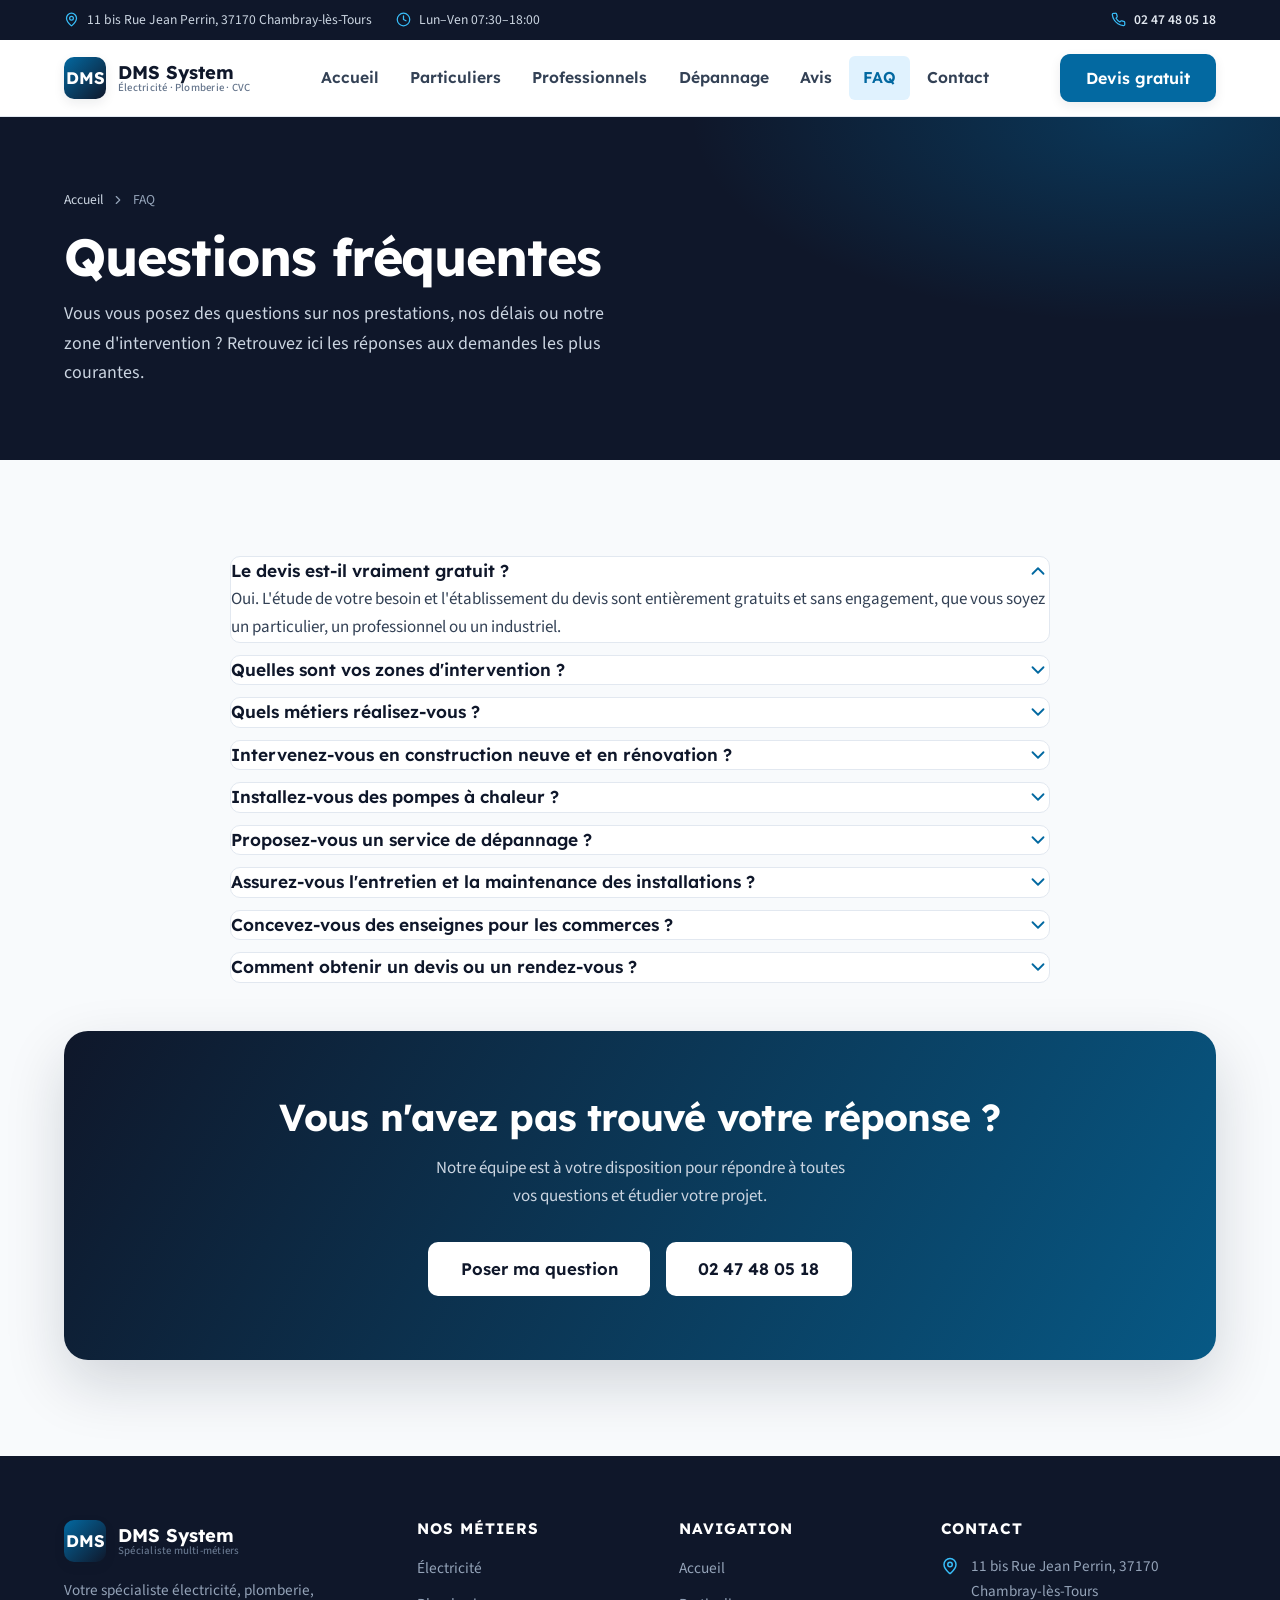
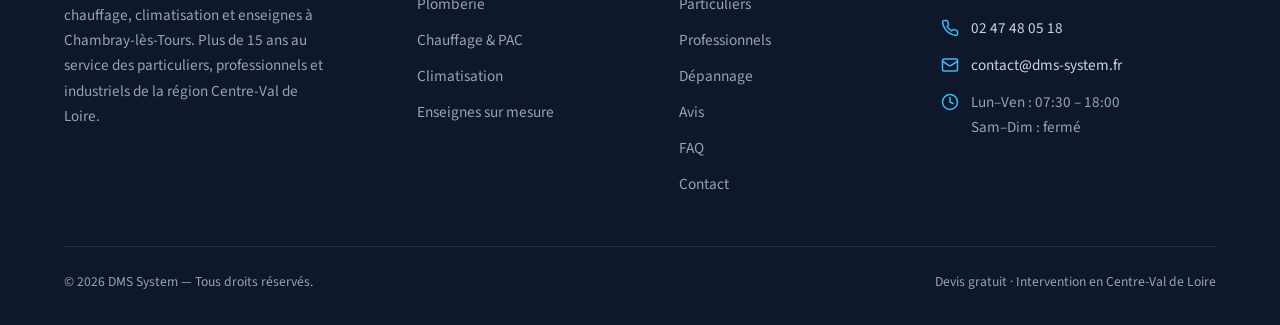
<file: dms-system-website/faq.html>
<!DOCTYPE html>
<html lang="fr" data-year="2026">
<head>
  <meta charset="UTF-8">
  <meta name="viewport" content="width=device-width, initial-scale=1">
  <title>FAQ — Questions fréquentes | DMS System</title>
  <meta name="description" content="Retrouvez les réponses aux questions fréquentes sur les services de DMS System : devis, zones d'intervention, électricité, plomberie, chauffage, pompe à chaleur, climatisation et enseignes.">
  <link rel="preconnect" href="https://fonts.googleapis.com">
  <link rel="preconnect" href="https://fonts.gstatic.com" crossorigin>
  <link href="https://fonts.googleapis.com/css2?family=Lexend:wght@400;500;600;700&family=Source+Sans+3:wght@400;500;600&display=swap" rel="stylesheet">
  <link rel="stylesheet" href="assets/css/style.css">
  <link rel="icon" href="data:image/svg+xml,%3Csvg xmlns='http://www.w3.org/2000/svg' viewBox='0 0 100 100'%3E%3Crect width='100' height='100' rx='22' fill='%230369A1'/%3E%3Ctext x='50' y='66' font-family='Arial' font-size='40' font-weight='bold' fill='white' text-anchor='middle'%3EDMS%3C/text%3E%3C/svg%3E">
</head>
<body>
  <div id="site-header"></div>

  <main>
    <section class="page-hero">
      <div class="container">
        <nav class="breadcrumb" aria-label="Fil d'Ariane">
          <a href="index.html">Accueil</a>
          <svg viewBox="0 0 24 24" fill="none" stroke="currentColor" stroke-width="2" stroke-linecap="round" stroke-linejoin="round"><path d="m9 18 6-6-6-6"/></svg>
          <span>FAQ</span>
        </nav>
        <h1>Questions fréquentes</h1>
        <p>Vous vous posez des questions sur nos prestations, nos délais ou notre zone d'intervention&nbsp;? Retrouvez ici les réponses aux demandes les plus courantes.</p>
      </div>
    </section>

    <section class="section">
      <div class="container">
        <div class="faq-list">
          <details class="faq-item reveal" open>
            <summary>Le devis est-il vraiment gratuit&nbsp;?
              <svg class="chev" viewBox="0 0 24 24" fill="none" stroke="currentColor" stroke-width="2" stroke-linecap="round" stroke-linejoin="round"><path d="m6 9 6 6 6-6"/></svg>
            </summary>
            <div class="faq-answer"><p>Oui. L'étude de votre besoin et l'établissement du devis sont entièrement gratuits et sans engagement, que vous soyez un particulier, un professionnel ou un industriel.</p></div>
          </details>

          <details class="faq-item reveal">
            <summary>Quelles sont vos zones d'intervention&nbsp;?
              <svg class="chev" viewBox="0 0 24 24" fill="none" stroke="currentColor" stroke-width="2" stroke-linecap="round" stroke-linejoin="round"><path d="m6 9 6 6 6-6"/></svg>
            </summary>
            <div class="faq-answer"><p>Basés à Chambray-lès-Tours, nous intervenons dans toute la région Centre-Val de Loire : Tours et son agglomération (Joué-lès-Tours, Saint-Avertin, Saint-Pierre-des-Corps, Montlouis-sur-Loire) ainsi que les communes environnantes. Contactez-nous pour vérifier votre secteur.</p></div>
          </details>

          <details class="faq-item reveal">
            <summary>Quels métiers réalisez-vous&nbsp;?
              <svg class="chev" viewBox="0 0 24 24" fill="none" stroke="currentColor" stroke-width="2" stroke-linecap="round" stroke-linejoin="round"><path d="m6 9 6 6 6-6"/></svg>
            </summary>
            <div class="faq-answer"><p>Nous sommes une entreprise multi-métiers spécialisée dans cinq domaines : l'électricité (installation, dépannage, câblage, tableaux), la plomberie (installation et dépannage), le chauffage (vente, pose et maintenance, dont les pompes à chaleur et énergies renouvelables), la climatisation (installation et entretien) et les enseignes sur mesure (conception et pose).</p></div>
          </details>

          <details class="faq-item reveal">
            <summary>Intervenez-vous en construction neuve et en rénovation&nbsp;?
              <svg class="chev" viewBox="0 0 24 24" fill="none" stroke="currentColor" stroke-width="2" stroke-linecap="round" stroke-linejoin="round"><path d="m6 9 6 6 6-6"/></svg>
            </summary>
            <div class="faq-answer"><p>Oui, nous intervenons aussi bien sur des projets de construction neuve que de rénovation, pour les particuliers comme pour les professionnels et industriels.</p></div>
          </details>

          <details class="faq-item reveal">
            <summary>Installez-vous des pompes à chaleur&nbsp;?
              <svg class="chev" viewBox="0 0 24 24" fill="none" stroke="currentColor" stroke-width="2" stroke-linecap="round" stroke-linejoin="round"><path d="m6 9 6 6 6-6"/></svg>
            </summary>
            <div class="faq-answer"><p>Absolument. Le chauffage et les énergies renouvelables font partie de nos spécialités. Nous assurons la vente, la pose et la maintenance de pompes à chaleur, et vous conseillons sur la solution la plus adaptée à votre logement ou vos locaux pour réduire votre consommation d'énergie.</p></div>
          </details>

          <details class="faq-item reveal">
            <summary>Proposez-vous un service de dépannage&nbsp;?
              <svg class="chev" viewBox="0 0 24 24" fill="none" stroke="currentColor" stroke-width="2" stroke-linecap="round" stroke-linejoin="round"><path d="m6 9 6 6 6-6"/></svg>
            </summary>
            <div class="faq-answer"><p>Oui, nous dépannons vos installations d'électricité, plomberie, chauffage et climatisation. Pour une prise en charge rapide, le plus efficace est de nous appeler directement au 02 47 48 05 18.</p></div>
          </details>

          <details class="faq-item reveal">
            <summary>Assurez-vous l'entretien et la maintenance des installations&nbsp;?
              <svg class="chev" viewBox="0 0 24 24" fill="none" stroke="currentColor" stroke-width="2" stroke-linecap="round" stroke-linejoin="round"><path d="m6 9 6 6 6-6"/></svg>
            </summary>
            <div class="faq-answer"><p>Oui. Nous assurons l'entretien et la maintenance de vos équipements de chauffage et de climatisation, et proposons aux professionnels des contrats de maintenance planifiée pour garantir la fiabilité de leurs installations.</p></div>
          </details>

          <details class="faq-item reveal">
            <summary>Concevez-vous des enseignes pour les commerces&nbsp;?
              <svg class="chev" viewBox="0 0 24 24" fill="none" stroke="currentColor" stroke-width="2" stroke-linecap="round" stroke-linejoin="round"><path d="m6 9 6 6 6-6"/></svg>
            </summary>
            <div class="faq-answer"><p>Oui, nous concevons et posons des enseignes sur mesure, y compris lumineuses, pour valoriser la visibilité de votre commerce ou de votre entreprise.</p></div>
          </details>

          <details class="faq-item reveal">
            <summary>Comment obtenir un devis ou un rendez-vous&nbsp;?
              <svg class="chev" viewBox="0 0 24 24" fill="none" stroke="currentColor" stroke-width="2" stroke-linecap="round" stroke-linejoin="round"><path d="m6 9 6 6 6-6"/></svg>
            </summary>
            <div class="faq-answer"><p>Deux options s'offrent à vous : nous appeler au 02 47 48 05 18 ou remplir le <a href="contact.html">formulaire de contact</a>. Nous revenons vers vous rapidement pour étudier votre projet.</p></div>
          </details>
        </div>

        <div class="cta-band reveal" style="margin-top:3rem">
          <h2>Vous n'avez pas trouvé votre réponse&nbsp;?</h2>
          <p>Notre équipe est à votre disposition pour répondre à toutes vos questions et étudier votre projet.</p>
          <div class="cta-band__actions">
            <a class="btn btn--white btn--lg" href="contact.html">Poser ma question</a>
            <a class="btn btn--white btn--lg" href="tel:+33247480518">02 47 48 05 18</a>
          </div>
        </div>
      </div>
    </section>
  </main>

  <div id="site-footer"></div>
  <script src="assets/js/main.js"></script>
</body>
</html>
</file>
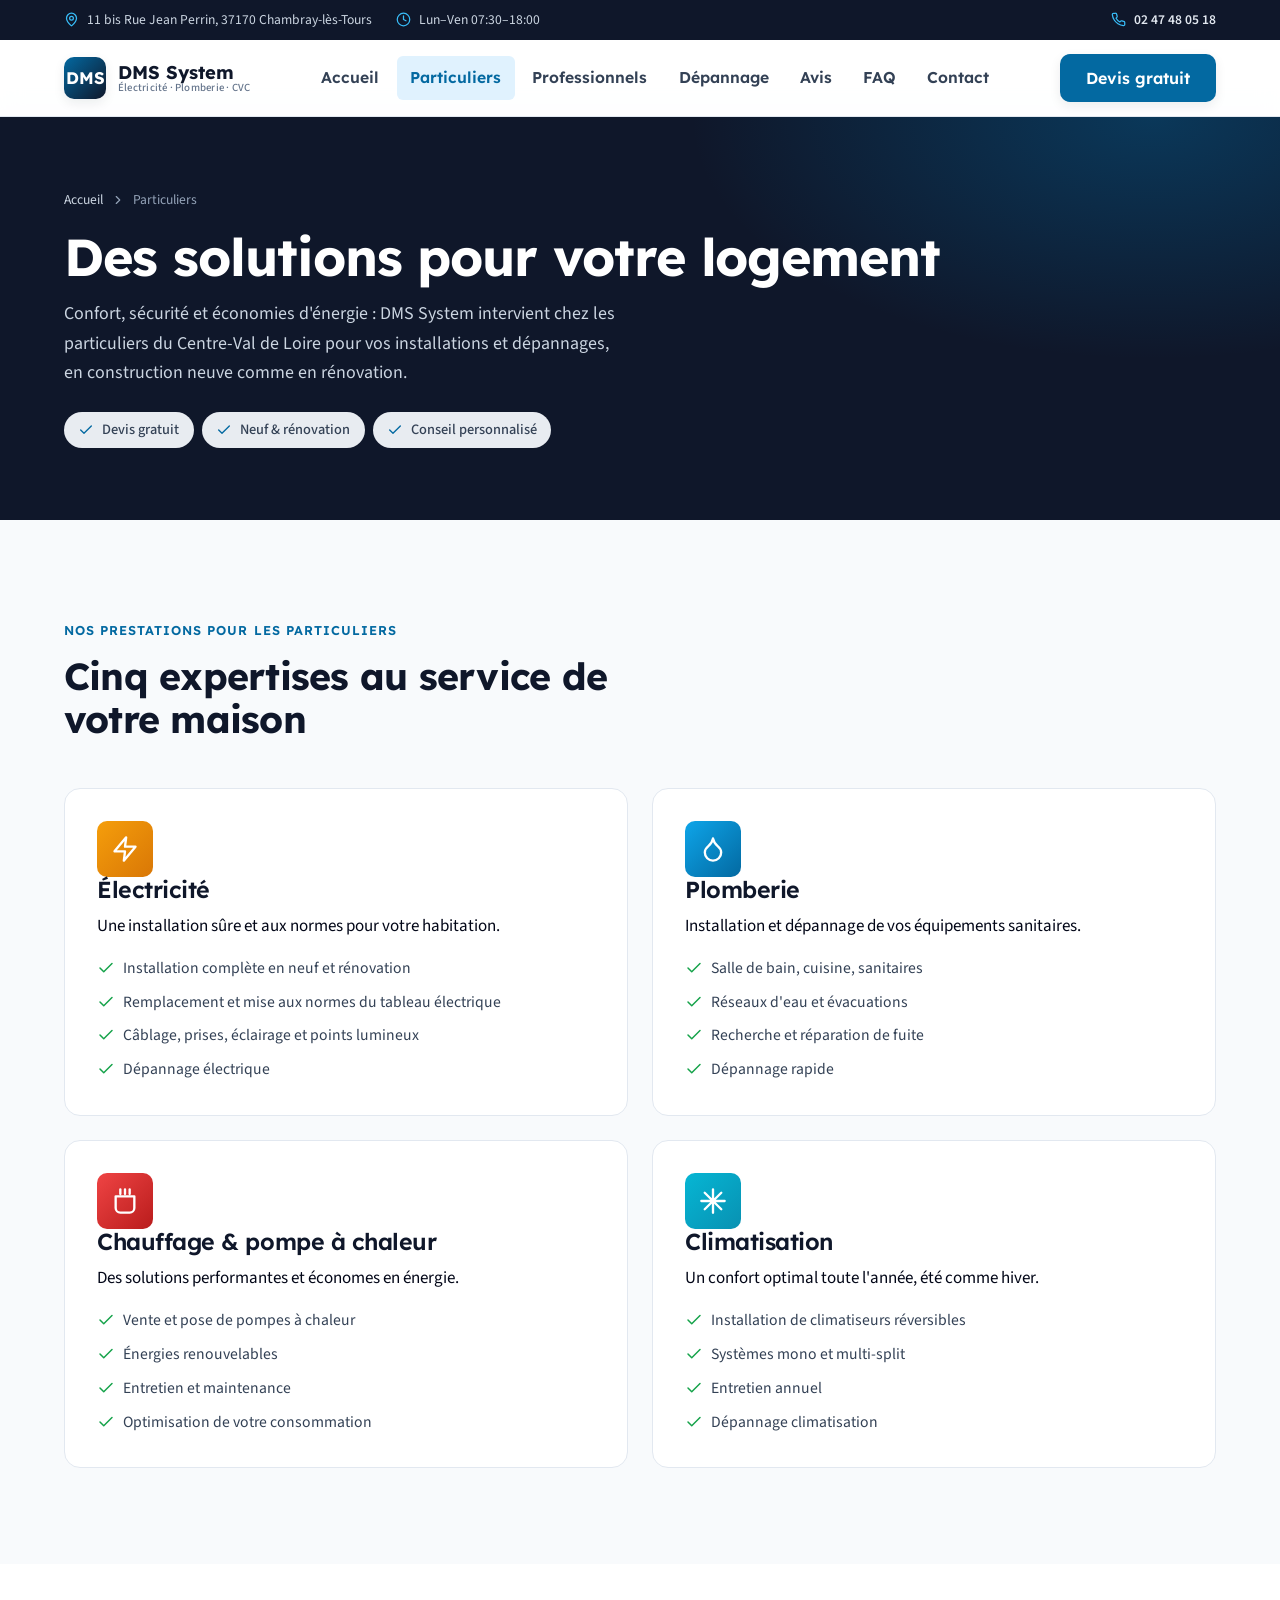
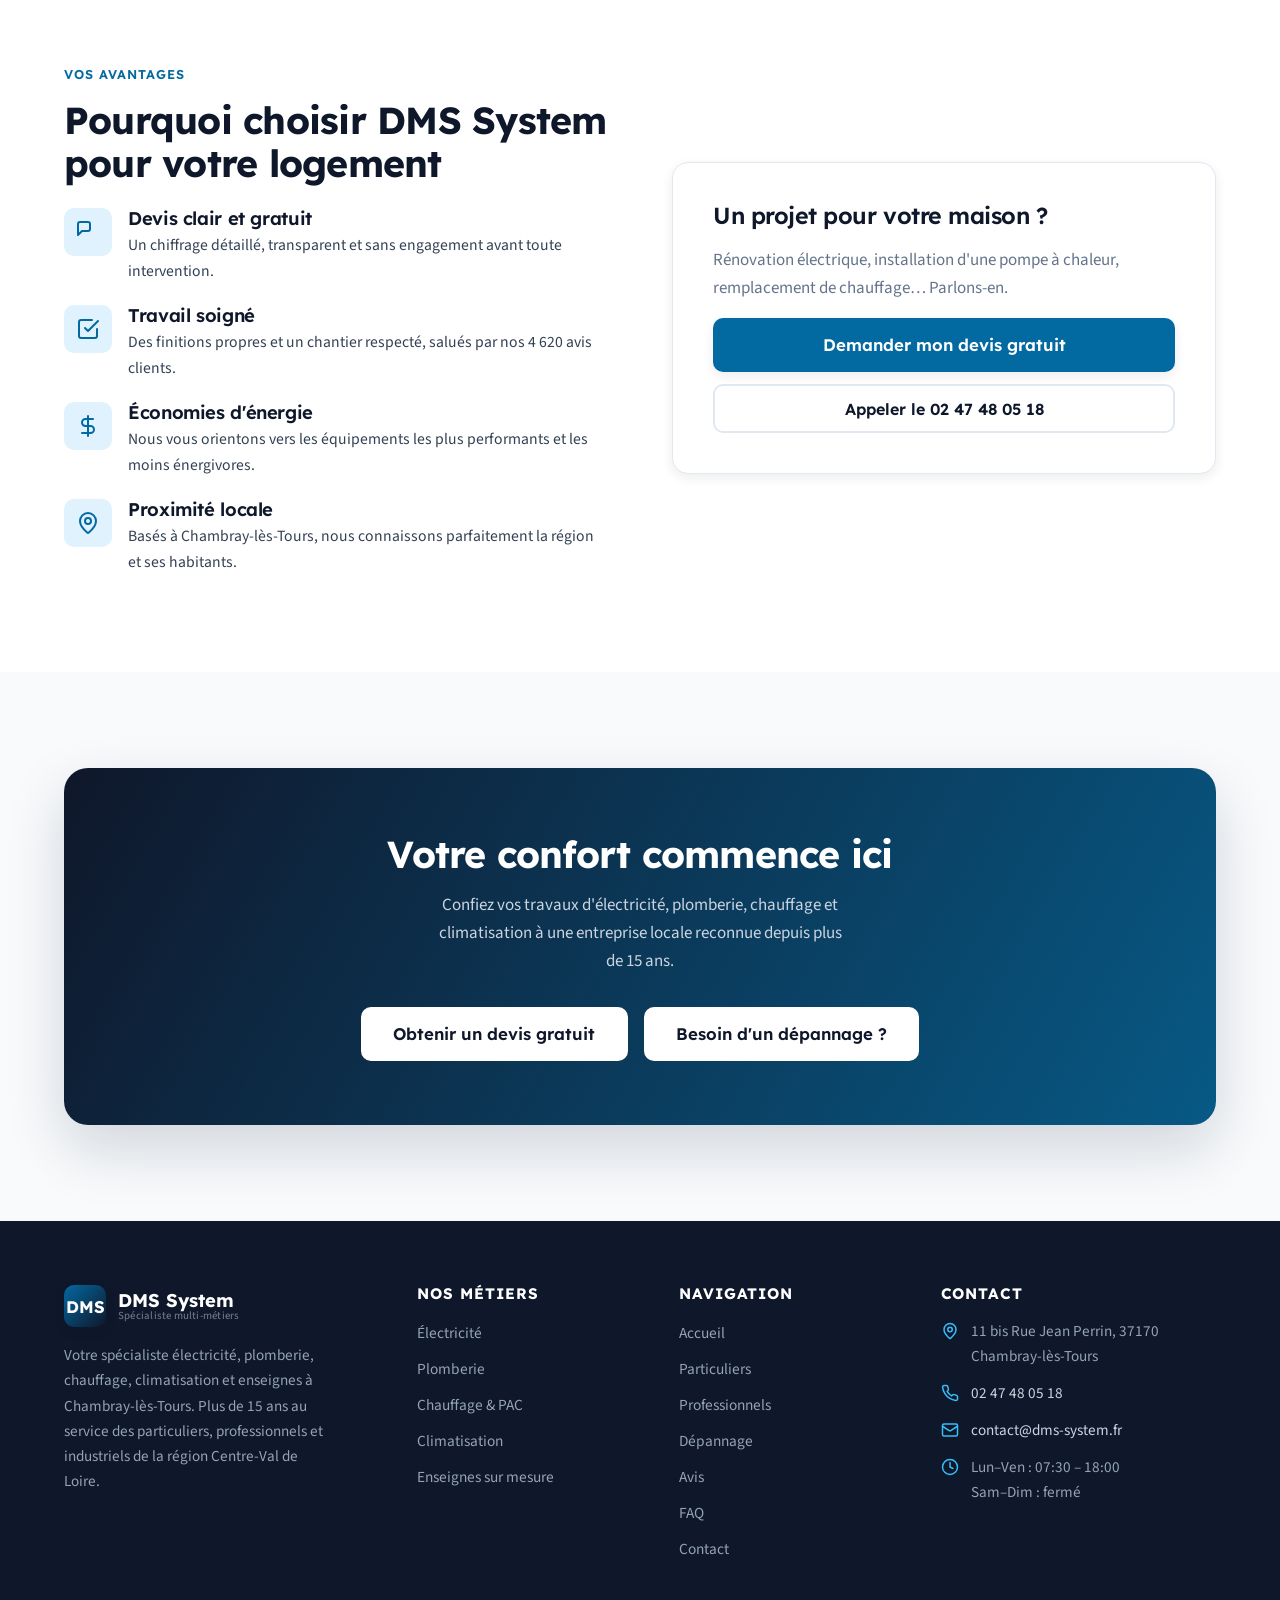
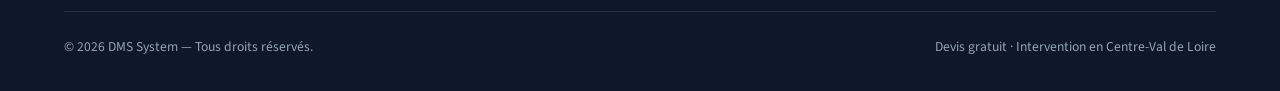
<file: dms-system-website/particuliers.html>
<!DOCTYPE html>
<html lang="fr" data-year="2026">
<head>
  <meta charset="UTF-8">
  <meta name="viewport" content="width=device-width, initial-scale=1">
  <title>Particuliers — Électricité, Plomberie, Chauffage & Climatisation | DMS System</title>
  <meta name="description" content="DMS System accompagne les particuliers de Chambray-lès-Tours et du Centre-Val de Loire : électricité, plomberie, chauffage, pompe à chaleur et climatisation, en neuf comme en rénovation. Devis gratuit.">
  <link rel="preconnect" href="https://fonts.googleapis.com">
  <link rel="preconnect" href="https://fonts.gstatic.com" crossorigin>
  <link href="https://fonts.googleapis.com/css2?family=Lexend:wght@400;500;600;700&family=Source+Sans+3:wght@400;500;600&display=swap" rel="stylesheet">
  <link rel="stylesheet" href="assets/css/style.css">
  <link rel="icon" href="data:image/svg+xml,%3Csvg xmlns='http://www.w3.org/2000/svg' viewBox='0 0 100 100'%3E%3Crect width='100' height='100' rx='22' fill='%230369A1'/%3E%3Ctext x='50' y='66' font-family='Arial' font-size='40' font-weight='bold' fill='white' text-anchor='middle'%3EDMS%3C/text%3E%3C/svg%3E">
</head>
<body>
  <div id="site-header"></div>

  <main>
    <section class="page-hero">
      <div class="container">
        <nav class="breadcrumb" aria-label="Fil d'Ariane">
          <a href="index.html">Accueil</a>
          <svg viewBox="0 0 24 24" fill="none" stroke="currentColor" stroke-width="2" stroke-linecap="round" stroke-linejoin="round"><path d="m9 18 6-6-6-6"/></svg>
          <span>Particuliers</span>
        </nav>
        <h1>Des solutions pour votre logement</h1>
        <p>Confort, sécurité et économies d'énergie : DMS System intervient chez les particuliers du Centre-Val de Loire pour vos installations et dépannages, en construction neuve comme en rénovation.</p>
        <div class="pill-row">
          <span class="pill"><svg viewBox="0 0 24 24" fill="none" stroke="currentColor" stroke-width="2" stroke-linecap="round" stroke-linejoin="round"><path d="M20 6 9 17l-5-5"/></svg> Devis gratuit</span>
          <span class="pill"><svg viewBox="0 0 24 24" fill="none" stroke="currentColor" stroke-width="2" stroke-linecap="round" stroke-linejoin="round"><path d="M20 6 9 17l-5-5"/></svg> Neuf &amp; rénovation</span>
          <span class="pill"><svg viewBox="0 0 24 24" fill="none" stroke="currentColor" stroke-width="2" stroke-linecap="round" stroke-linejoin="round"><path d="M20 6 9 17l-5-5"/></svg> Conseil personnalisé</span>
        </div>
      </div>
    </section>

    <section class="section">
      <div class="container">
        <div class="section-head reveal">
          <span class="eyebrow">Nos prestations pour les particuliers</span>
          <h2>Cinq expertises au service de votre maison</h2>
        </div>
        <div class="grid grid-2">
          <article class="card reveal">
            <div class="card__icon ico-elec"><svg viewBox="0 0 24 24" fill="none" stroke="#fff" stroke-width="2" stroke-linecap="round" stroke-linejoin="round"><path d="M13 2 3 14h9l-1 8 10-12h-9z"/></svg></div>
            <h3>Électricité</h3>
            <p>Une installation sûre et aux normes pour votre habitation.</p>
            <ul class="service-list">
              <li><svg viewBox="0 0 24 24" fill="none" stroke="currentColor" stroke-width="2" stroke-linecap="round" stroke-linejoin="round"><path d="M20 6 9 17l-5-5"/></svg> Installation complète en neuf et rénovation</li>
              <li><svg viewBox="0 0 24 24" fill="none" stroke="currentColor" stroke-width="2" stroke-linecap="round" stroke-linejoin="round"><path d="M20 6 9 17l-5-5"/></svg> Remplacement et mise aux normes du tableau électrique</li>
              <li><svg viewBox="0 0 24 24" fill="none" stroke="currentColor" stroke-width="2" stroke-linecap="round" stroke-linejoin="round"><path d="M20 6 9 17l-5-5"/></svg> Câblage, prises, éclairage et points lumineux</li>
              <li><svg viewBox="0 0 24 24" fill="none" stroke="currentColor" stroke-width="2" stroke-linecap="round" stroke-linejoin="round"><path d="M20 6 9 17l-5-5"/></svg> Dépannage électrique</li>
            </ul>
          </article>
          <article class="card reveal">
            <div class="card__icon ico-plomberie"><svg viewBox="0 0 24 24" fill="none" stroke="#fff" stroke-width="2" stroke-linecap="round" stroke-linejoin="round"><path d="M12 22a7 7 0 0 0 7-7c0-2-1-3.9-3-5.5s-3.5-4-4-6.5c-.5 2.5-2 4.9-4 6.5C6 11.1 5 13 5 15a7 7 0 0 0 7 7z"/></svg></div>
            <h3>Plomberie</h3>
            <p>Installation et dépannage de vos équipements sanitaires.</p>
            <ul class="service-list">
              <li><svg viewBox="0 0 24 24" fill="none" stroke="currentColor" stroke-width="2" stroke-linecap="round" stroke-linejoin="round"><path d="M20 6 9 17l-5-5"/></svg> Salle de bain, cuisine, sanitaires</li>
              <li><svg viewBox="0 0 24 24" fill="none" stroke="currentColor" stroke-width="2" stroke-linecap="round" stroke-linejoin="round"><path d="M20 6 9 17l-5-5"/></svg> Réseaux d'eau et évacuations</li>
              <li><svg viewBox="0 0 24 24" fill="none" stroke="currentColor" stroke-width="2" stroke-linecap="round" stroke-linejoin="round"><path d="M20 6 9 17l-5-5"/></svg> Recherche et réparation de fuite</li>
              <li><svg viewBox="0 0 24 24" fill="none" stroke="currentColor" stroke-width="2" stroke-linecap="round" stroke-linejoin="round"><path d="M20 6 9 17l-5-5"/></svg> Dépannage rapide</li>
            </ul>
          </article>
          <article class="card reveal">
            <div class="card__icon ico-chauffage"><svg viewBox="0 0 24 24" fill="none" stroke="#fff" stroke-width="2" stroke-linecap="round" stroke-linejoin="round"><path d="M8 2v4M12 2v4M16 2v4M4 8h16v10a4 4 0 0 1-4 4H8a4 4 0 0 1-4-4z"/></svg></div>
            <h3>Chauffage &amp; pompe à chaleur</h3>
            <p>Des solutions performantes et économes en énergie.</p>
            <ul class="service-list">
              <li><svg viewBox="0 0 24 24" fill="none" stroke="currentColor" stroke-width="2" stroke-linecap="round" stroke-linejoin="round"><path d="M20 6 9 17l-5-5"/></svg> Vente et pose de pompes à chaleur</li>
              <li><svg viewBox="0 0 24 24" fill="none" stroke="currentColor" stroke-width="2" stroke-linecap="round" stroke-linejoin="round"><path d="M20 6 9 17l-5-5"/></svg> Énergies renouvelables</li>
              <li><svg viewBox="0 0 24 24" fill="none" stroke="currentColor" stroke-width="2" stroke-linecap="round" stroke-linejoin="round"><path d="M20 6 9 17l-5-5"/></svg> Entretien et maintenance</li>
              <li><svg viewBox="0 0 24 24" fill="none" stroke="currentColor" stroke-width="2" stroke-linecap="round" stroke-linejoin="round"><path d="M20 6 9 17l-5-5"/></svg> Optimisation de votre consommation</li>
            </ul>
          </article>
          <article class="card reveal">
            <div class="card__icon ico-clim"><svg viewBox="0 0 24 24" fill="none" stroke="#fff" stroke-width="2" stroke-linecap="round" stroke-linejoin="round"><path d="M12 2v20M2 12h20M4.9 4.9l14.2 14.2M19.1 4.9 4.9 19.1"/></svg></div>
            <h3>Climatisation</h3>
            <p>Un confort optimal toute l'année, été comme hiver.</p>
            <ul class="service-list">
              <li><svg viewBox="0 0 24 24" fill="none" stroke="currentColor" stroke-width="2" stroke-linecap="round" stroke-linejoin="round"><path d="M20 6 9 17l-5-5"/></svg> Installation de climatiseurs réversibles</li>
              <li><svg viewBox="0 0 24 24" fill="none" stroke="currentColor" stroke-width="2" stroke-linecap="round" stroke-linejoin="round"><path d="M20 6 9 17l-5-5"/></svg> Systèmes mono et multi-split</li>
              <li><svg viewBox="0 0 24 24" fill="none" stroke="currentColor" stroke-width="2" stroke-linecap="round" stroke-linejoin="round"><path d="M20 6 9 17l-5-5"/></svg> Entretien annuel</li>
              <li><svg viewBox="0 0 24 24" fill="none" stroke="currentColor" stroke-width="2" stroke-linecap="round" stroke-linejoin="round"><path d="M20 6 9 17l-5-5"/></svg> Dépannage climatisation</li>
            </ul>
          </article>
        </div>
      </div>
    </section>

    <section class="section section--muted">
      <div class="container">
        <div class="split">
          <div class="reveal">
            <span class="eyebrow">Vos avantages</span>
            <h2>Pourquoi choisir DMS System pour votre logement</h2>
            <div class="grid" style="gap:1.25rem;margin-top:1.5rem">
              <div class="feature"><span class="feature__ico"><svg viewBox="0 0 24 24" fill="none" stroke="currentColor" stroke-width="2" stroke-linecap="round" stroke-linejoin="round"><path d="M14 9a2 2 0 0 1-2 2H6l-4 4V4a2 2 0 0 1 2-2h8a2 2 0 0 1 2 2z"/></svg></span><div><h3>Devis clair et gratuit</h3><p>Un chiffrage détaillé, transparent et sans engagement avant toute intervention.</p></div></div>
              <div class="feature"><span class="feature__ico"><svg viewBox="0 0 24 24" fill="none" stroke="currentColor" stroke-width="2" stroke-linecap="round" stroke-linejoin="round"><path d="m9 11 3 3L22 4"/><path d="M21 12v7a2 2 0 0 1-2 2H5a2 2 0 0 1-2-2V5a2 2 0 0 1 2-2h11"/></svg></span><div><h3>Travail soigné</h3><p>Des finitions propres et un chantier respecté, salués par nos 4 620 avis clients.</p></div></div>
              <div class="feature"><span class="feature__ico"><svg viewBox="0 0 24 24" fill="none" stroke="currentColor" stroke-width="2" stroke-linecap="round" stroke-linejoin="round"><path d="M12 2v20M17 5H9.5a3.5 3.5 0 0 0 0 7h5a3.5 3.5 0 0 1 0 7H6"/></svg></span><div><h3>Économies d'énergie</h3><p>Nous vous orientons vers les équipements les plus performants et les moins énergivores.</p></div></div>
              <div class="feature"><span class="feature__ico"><svg viewBox="0 0 24 24" fill="none" stroke="currentColor" stroke-width="2" stroke-linecap="round" stroke-linejoin="round"><path d="M20 10c0 4.993-5.539 10.193-7.399 11.799a1 1 0 0 1-1.202 0C9.539 20.193 4 14.993 4 10a8 8 0 0 1 16 0"/><circle cx="12" cy="10" r="3"/></svg></span><div><h3>Proximité locale</h3><p>Basés à Chambray-lès-Tours, nous connaissons parfaitement la région et ses habitants.</p></div></div>
            </div>
          </div>
          <div class="split__media reveal">
            <div class="form-card">
              <h3>Un projet pour votre maison&nbsp;?</h3>
              <p class="text-muted">Rénovation électrique, installation d'une pompe à chaleur, remplacement de chauffage… Parlons-en.</p>
              <a class="btn btn--primary btn--block btn--lg" href="contact.html" style="margin-bottom:.75rem">Demander mon devis gratuit</a>
              <a class="btn btn--ghost btn--block" href="tel:+33247480518">Appeler le 02 47 48 05 18</a>
            </div>
          </div>
        </div>
      </div>
    </section>

    <section class="section">
      <div class="container">
        <div class="cta-band reveal">
          <h2>Votre confort commence ici</h2>
          <p>Confiez vos travaux d'électricité, plomberie, chauffage et climatisation à une entreprise locale reconnue depuis plus de 15 ans.</p>
          <div class="cta-band__actions">
            <a class="btn btn--white btn--lg" href="contact.html">Obtenir un devis gratuit</a>
            <a class="btn btn--white btn--lg" href="depannage.html">Besoin d'un dépannage&nbsp;?</a>
          </div>
        </div>
      </div>
    </section>
  </main>

  <div id="site-footer"></div>
  <script src="assets/js/main.js"></script>
</body>
</html>
</file>
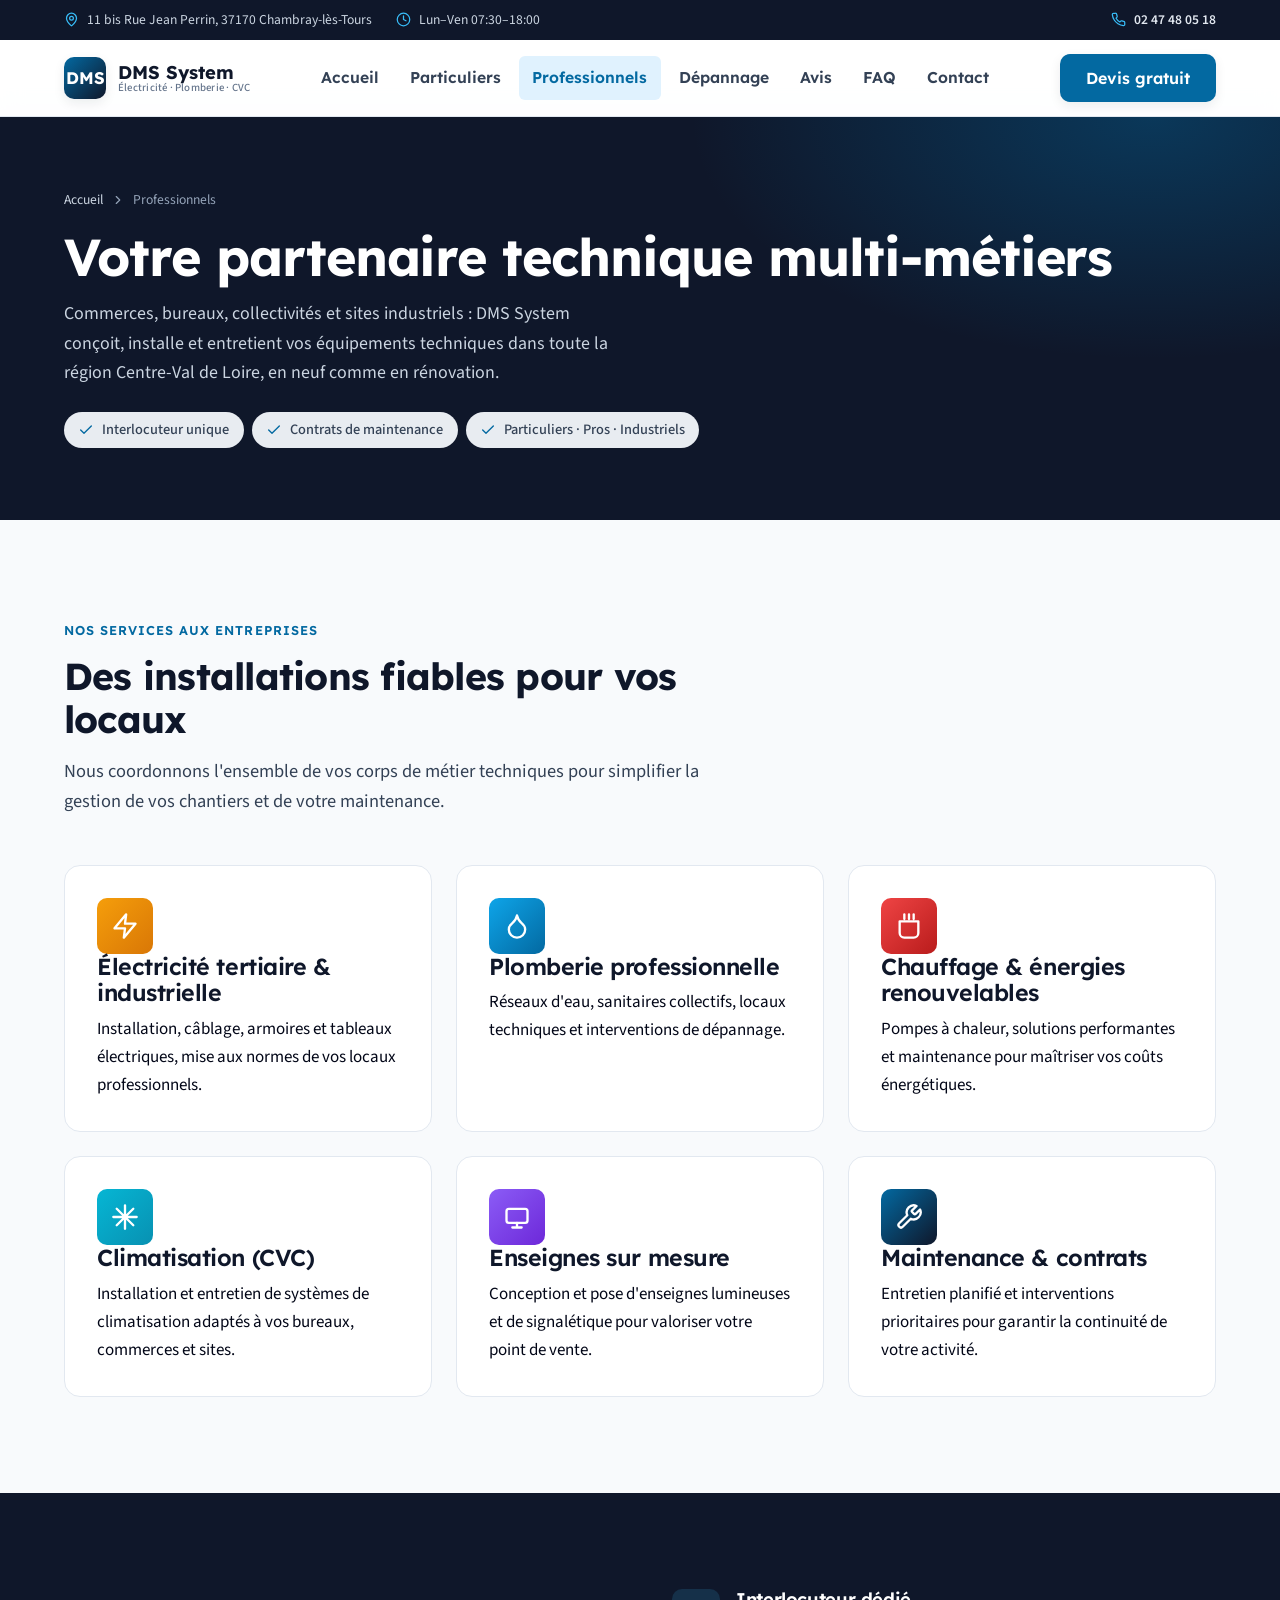
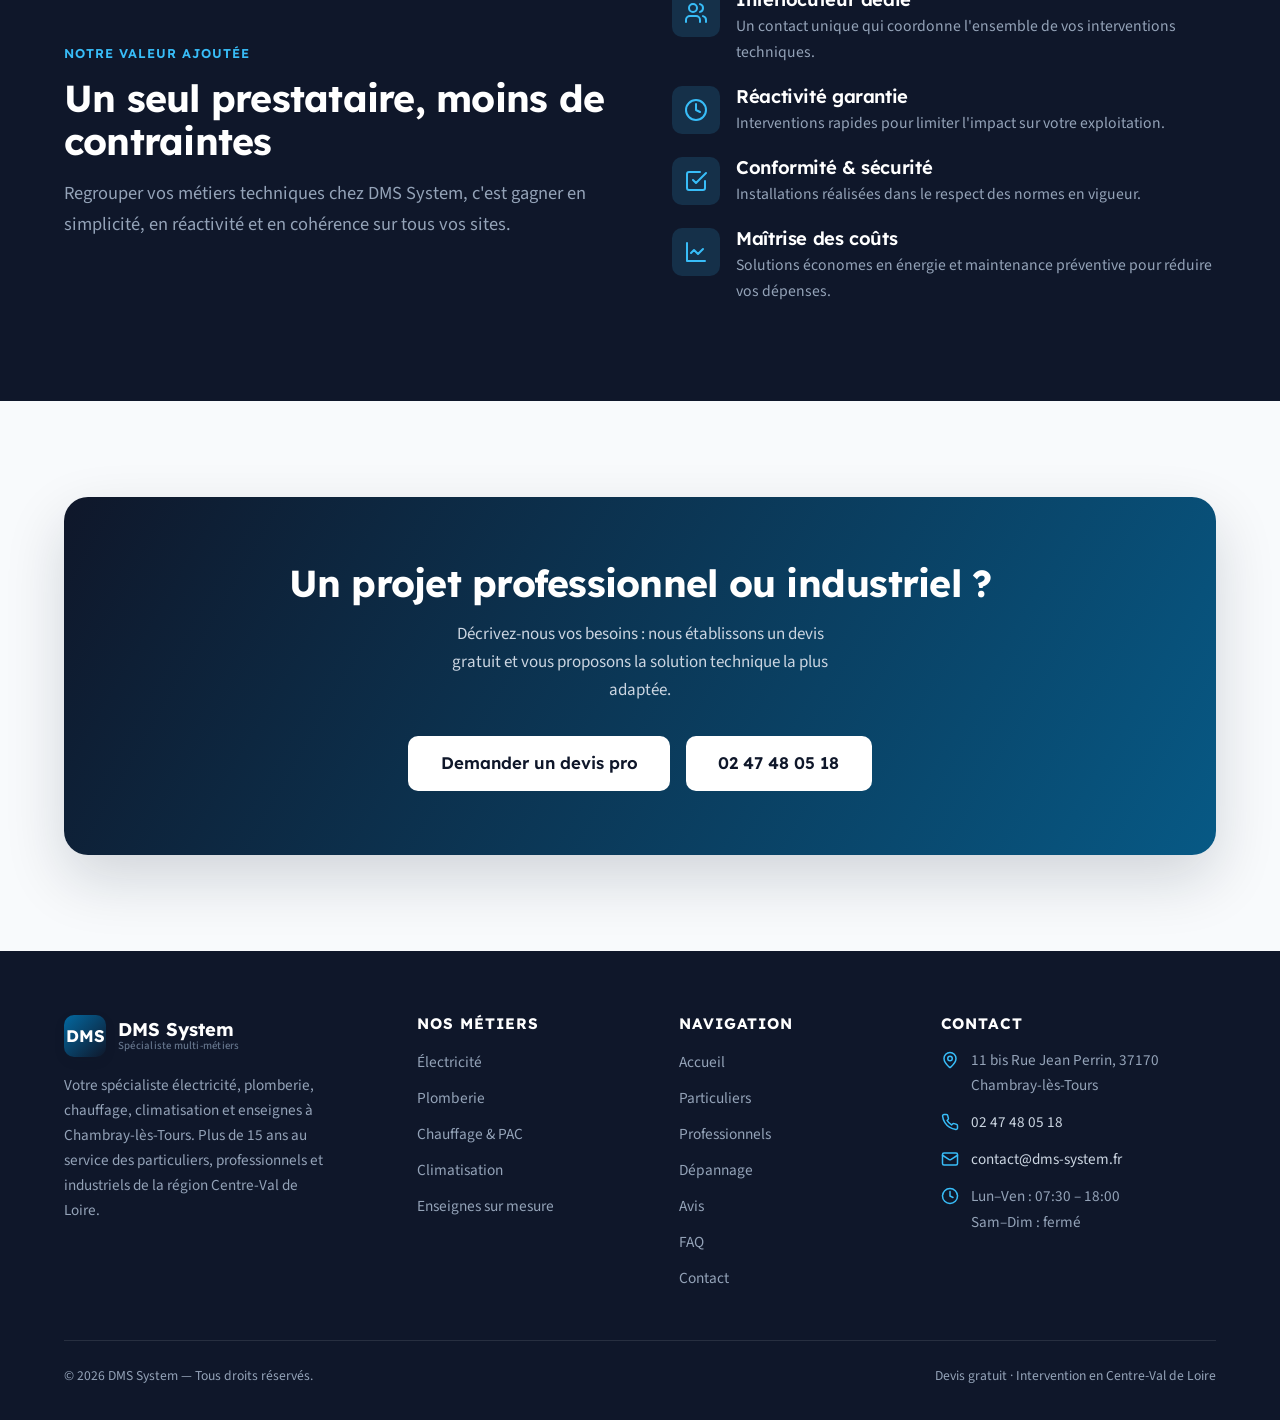
<file: dms-system-website/professionnels.html>
<!DOCTYPE html>
<html lang="fr" data-year="2026">
<head>
  <meta charset="UTF-8">
  <meta name="viewport" content="width=device-width, initial-scale=1">
  <title>Professionnels & Industriels — CVC, Électricité, Enseignes | DMS System</title>
  <meta name="description" content="DMS System, partenaire technique des professionnels et industriels du Centre-Val de Loire : électricité, plomberie, chauffage, climatisation, enseignes sur mesure et maintenance. Devis gratuit.">
  <link rel="preconnect" href="https://fonts.googleapis.com">
  <link rel="preconnect" href="https://fonts.gstatic.com" crossorigin>
  <link href="https://fonts.googleapis.com/css2?family=Lexend:wght@400;500;600;700&family=Source+Sans+3:wght@400;500;600&display=swap" rel="stylesheet">
  <link rel="stylesheet" href="assets/css/style.css">
  <link rel="icon" href="data:image/svg+xml,%3Csvg xmlns='http://www.w3.org/2000/svg' viewBox='0 0 100 100'%3E%3Crect width='100' height='100' rx='22' fill='%230369A1'/%3E%3Ctext x='50' y='66' font-family='Arial' font-size='40' font-weight='bold' fill='white' text-anchor='middle'%3EDMS%3C/text%3E%3C/svg%3E">
</head>
<body>
  <div id="site-header"></div>

  <main>
    <section class="page-hero">
      <div class="container">
        <nav class="breadcrumb" aria-label="Fil d'Ariane">
          <a href="index.html">Accueil</a>
          <svg viewBox="0 0 24 24" fill="none" stroke="currentColor" stroke-width="2" stroke-linecap="round" stroke-linejoin="round"><path d="m9 18 6-6-6-6"/></svg>
          <span>Professionnels</span>
        </nav>
        <h1>Votre partenaire technique multi-métiers</h1>
        <p>Commerces, bureaux, collectivités et sites industriels : DMS System conçoit, installe et entretient vos équipements techniques dans toute la région Centre-Val de Loire, en neuf comme en rénovation.</p>
        <div class="pill-row">
          <span class="pill"><svg viewBox="0 0 24 24" fill="none" stroke="currentColor" stroke-width="2" stroke-linecap="round" stroke-linejoin="round"><path d="M20 6 9 17l-5-5"/></svg> Interlocuteur unique</span>
          <span class="pill"><svg viewBox="0 0 24 24" fill="none" stroke="currentColor" stroke-width="2" stroke-linecap="round" stroke-linejoin="round"><path d="M20 6 9 17l-5-5"/></svg> Contrats de maintenance</span>
          <span class="pill"><svg viewBox="0 0 24 24" fill="none" stroke="currentColor" stroke-width="2" stroke-linecap="round" stroke-linejoin="round"><path d="M20 6 9 17l-5-5"/></svg> Particuliers · Pros · Industriels</span>
        </div>
      </div>
    </section>

    <section class="section">
      <div class="container">
        <div class="section-head reveal">
          <span class="eyebrow">Nos services aux entreprises</span>
          <h2>Des installations fiables pour vos locaux</h2>
          <p class="lead">Nous coordonnons l'ensemble de vos corps de métier techniques pour simplifier la gestion de vos chantiers et de votre maintenance.</p>
        </div>
        <div class="grid grid-3">
          <article class="card card--hover reveal">
            <div class="card__icon ico-elec"><svg viewBox="0 0 24 24" fill="none" stroke="#fff" stroke-width="2" stroke-linecap="round" stroke-linejoin="round"><path d="M13 2 3 14h9l-1 8 10-12h-9z"/></svg></div>
            <h3>Électricité tertiaire &amp; industrielle</h3>
            <p>Installation, câblage, armoires et tableaux électriques, mise aux normes de vos locaux professionnels.</p>
          </article>
          <article class="card card--hover reveal">
            <div class="card__icon ico-plomberie"><svg viewBox="0 0 24 24" fill="none" stroke="#fff" stroke-width="2" stroke-linecap="round" stroke-linejoin="round"><path d="M12 22a7 7 0 0 0 7-7c0-2-1-3.9-3-5.5s-3.5-4-4-6.5c-.5 2.5-2 4.9-4 6.5C6 11.1 5 13 5 15a7 7 0 0 0 7 7z"/></svg></div>
            <h3>Plomberie professionnelle</h3>
            <p>Réseaux d'eau, sanitaires collectifs, locaux techniques et interventions de dépannage.</p>
          </article>
          <article class="card card--hover reveal">
            <div class="card__icon ico-chauffage"><svg viewBox="0 0 24 24" fill="none" stroke="#fff" stroke-width="2" stroke-linecap="round" stroke-linejoin="round"><path d="M8 2v4M12 2v4M16 2v4M4 8h16v10a4 4 0 0 1-4 4H8a4 4 0 0 1-4-4z"/></svg></div>
            <h3>Chauffage &amp; énergies renouvelables</h3>
            <p>Pompes à chaleur, solutions performantes et maintenance pour maîtriser vos coûts énergétiques.</p>
          </article>
          <article class="card card--hover reveal">
            <div class="card__icon ico-clim"><svg viewBox="0 0 24 24" fill="none" stroke="#fff" stroke-width="2" stroke-linecap="round" stroke-linejoin="round"><path d="M12 2v20M2 12h20M4.9 4.9l14.2 14.2M19.1 4.9 4.9 19.1"/></svg></div>
            <h3>Climatisation (CVC)</h3>
            <p>Installation et entretien de systèmes de climatisation adaptés à vos bureaux, commerces et sites.</p>
          </article>
          <article class="card card--hover reveal">
            <div class="card__icon ico-enseigne"><svg viewBox="0 0 24 24" fill="none" stroke="#fff" stroke-width="2" stroke-linecap="round" stroke-linejoin="round"><rect x="3" y="5" width="18" height="12" rx="2"/><path d="M12 17v4M8 21h8"/></svg></div>
            <h3>Enseignes sur mesure</h3>
            <p>Conception et pose d'enseignes lumineuses et de signalétique pour valoriser votre point de vente.</p>
          </article>
          <article class="card card--hover reveal">
            <div class="card__icon ico-neutral"><svg viewBox="0 0 24 24" fill="none" stroke="#fff" stroke-width="2" stroke-linecap="round" stroke-linejoin="round"><path d="M14.7 6.3a1 1 0 0 0 0 1.4l1.6 1.6a1 1 0 0 0 1.4 0l3.77-3.77a6 6 0 0 1-7.94 7.94l-6.91 6.91a2.12 2.12 0 0 1-3-3l6.91-6.91a6 6 0 0 1 7.94-7.94l-3.76 3.76z"/></svg></div>
            <h3>Maintenance &amp; contrats</h3>
            <p>Entretien planifié et interventions prioritaires pour garantir la continuité de votre activité.</p>
          </article>
        </div>
      </div>
    </section>

    <section class="section section--dark">
      <div class="container">
        <div class="split">
          <div class="reveal">
            <span class="eyebrow">Notre valeur ajoutée</span>
            <h2>Un seul prestataire, moins de contraintes</h2>
            <p class="lead">Regrouper vos métiers techniques chez DMS System, c'est gagner en simplicité, en réactivité et en cohérence sur tous vos sites.</p>
          </div>
          <div class="grid" style="gap:1.25rem">
            <div class="feature reveal"><span class="feature__ico" style="background:rgba(56,189,248,.15);color:#38BDF8"><svg viewBox="0 0 24 24" fill="none" stroke="currentColor" stroke-width="2" stroke-linecap="round" stroke-linejoin="round"><path d="M16 21v-2a4 4 0 0 0-4-4H6a4 4 0 0 0-4 4v2"/><circle cx="9" cy="7" r="4"/><path d="M22 21v-2a4 4 0 0 0-3-3.87M16 3.13a4 4 0 0 1 0 7.75"/></svg></span><div><h3 style="color:#fff">Interlocuteur dédié</h3><p style="color:#94A3B8">Un contact unique qui coordonne l'ensemble de vos interventions techniques.</p></div></div>
            <div class="feature reveal"><span class="feature__ico" style="background:rgba(56,189,248,.15);color:#38BDF8"><svg viewBox="0 0 24 24" fill="none" stroke="currentColor" stroke-width="2" stroke-linecap="round" stroke-linejoin="round"><path d="M12 6v6l4 2"/><circle cx="12" cy="12" r="10"/></svg></span><div><h3 style="color:#fff">Réactivité garantie</h3><p style="color:#94A3B8">Interventions rapides pour limiter l'impact sur votre exploitation.</p></div></div>
            <div class="feature reveal"><span class="feature__ico" style="background:rgba(56,189,248,.15);color:#38BDF8"><svg viewBox="0 0 24 24" fill="none" stroke="currentColor" stroke-width="2" stroke-linecap="round" stroke-linejoin="round"><path d="m9 11 3 3L22 4"/><path d="M21 12v7a2 2 0 0 1-2 2H5a2 2 0 0 1-2-2V5a2 2 0 0 1 2-2h11"/></svg></span><div><h3 style="color:#fff">Conformité &amp; sécurité</h3><p style="color:#94A3B8">Installations réalisées dans le respect des normes en vigueur.</p></div></div>
            <div class="feature reveal"><span class="feature__ico" style="background:rgba(56,189,248,.15);color:#38BDF8"><svg viewBox="0 0 24 24" fill="none" stroke="currentColor" stroke-width="2" stroke-linecap="round" stroke-linejoin="round"><path d="M3 3v18h18"/><path d="m19 9-5 5-4-4-3 3"/></svg></span><div><h3 style="color:#fff">Maîtrise des coûts</h3><p style="color:#94A3B8">Solutions économes en énergie et maintenance préventive pour réduire vos dépenses.</p></div></div>
          </div>
        </div>
      </div>
    </section>

    <section class="section">
      <div class="container">
        <div class="cta-band reveal">
          <h2>Un projet professionnel ou industriel&nbsp;?</h2>
          <p>Décrivez-nous vos besoins : nous établissons un devis gratuit et vous proposons la solution technique la plus adaptée.</p>
          <div class="cta-band__actions">
            <a class="btn btn--white btn--lg" href="contact.html">Demander un devis pro</a>
            <a class="btn btn--white btn--lg" href="tel:+33247480518">02 47 48 05 18</a>
          </div>
        </div>
      </div>
    </section>
  </main>

  <div id="site-footer"></div>
  <script src="assets/js/main.js"></script>
</body>
</html>
</file>
<file: styles.css>
/* ============================================================================
   UI/UX Pro Max — Premium Design System
   ============================================================================
   Applied Principles:
   - Typography: 2-font system (Playfair Display + Inter)
   - Colors: WCAG 3:1 contrast minimum
   - Spacing: 8px base scale
   - Components: Consistent, reusable patterns
   - Accessibility: WCAG 2.1 AA compliant
   - Performance: No decorative animations
   ============================================================================ */

/* ============================================================================
   1. CSS Variables (Design Tokens)
   ============================================================================ */

:root {
  /* Color Tokens */
  --color-primary: #2563EB;
  --color-secondary: #3B82F6;
  --color-accent: #EA580C;
  --color-success: #10B981;
  --color-warning: #F59E0B;
  --color-destructive: #DC2626;
  --color-neutral: #1E293B;
  --color-muted: #64748B;
  --color-border: #E2E8F0;
  --color-bg: #F8FAFC;
  --color-surface: #FFFFFF;
  --color-surface-hover: #F1F5FD;
  --color-text-primary: #1E293B;
  --color-text-secondary: #64748B;
  --color-text-muted: #94A3B8;

  /* Dark Mode */
  --color-bg-dark: #0F172A;
  --color-surface-dark: #1E293B;
  --color-text-dark: #F8FAFC;
  --color-text-dark-secondary: #94A3B8;
  --color-border-dark: rgba(148, 163, 184, 0.2);

  /* Spacing Scale (8px base) */
  --space-xs: 4px;
  --space-sm: 8px;
  --space-md: 16px;
  --space-lg: 24px;
  --space-xl: 32px;
  --space-2xl: 48px;
  --space-3xl: 64px;
  --space-4xl: 80px;

  /* Border Radius */
  --radius-sm: 6px;
  --radius-md: 8px;
  --radius-lg: 12px;
  --radius-xl: 16px;
  --radius-full: 9999px;

  /* Shadows (Elevation) */
  --shadow-xs: 0 1px 2px rgba(0, 0, 0, 0.05);
  --shadow-sm: 0 4px 6px rgba(0, 0, 0, 0.1);
  --shadow-md: 0 10px 15px rgba(0, 0, 0, 0.15);
  --shadow-lg: 0 20px 25px rgba(0, 0, 0, 0.2);

  /* Typography */
  --font-display: 'Playfair Display', serif;
  --font-body: 'Inter', -apple-system, BlinkMacSystemFont, 'Segoe UI', sans-serif;
  --font-mono: 'IBM Plex Mono', monospace;

  /* Font Sizes (Modular 1.125 scale) */
  --text-xs: 11px;
  --text-sm: 12px;
  --text-base: 16px;
  --text-lg: 18px;
  --text-xl: 20px;
  --text-2xl: 24px;
  --text-3xl: 32px;
  --text-4xl: 48px;
  --text-5xl: 56px;

  /* Line Heights */
  --leading-tight: 1.1;
  --leading-snug: 1.2;
  --leading-normal: 1.3;
  --leading-relaxed: 1.5;
  --leading-loose: 1.6;

  /* Transitions */
  --transition-fast: 150ms ease-out;
  --transition-base: 200ms ease-out;
  --transition-slow: 300ms ease-out;

  /* Z-index Scale */
  --z-hide: -1;
  --z-base: 1;
  --z-dropdown: 100;
  --z-sticky: 200;
  --z-modal: 1000;
}

/* ============================================================================
   2. Reset & Base Styles
   ============================================================================ */

* {
  margin: 0;
  padding: 0;
  box-sizing: border-box;
}

html {
  scroll-behavior: smooth;
  -webkit-font-smoothing: antialiased;
  -moz-osx-font-smoothing: grayscale;
}

body {
  font-family: var(--font-body);
  font-size: var(--text-base);
  line-height: var(--leading-relaxed);
  color: var(--color-text-primary);
  background-color: var(--color-bg);
  transition: background-color var(--transition-base),
              color var(--transition-base);
}

/* ============================================================================
   3. Typography
   ============================================================================ */

/* Headings */
h1, h2, h3, h4, h5, h6 {
  font-family: var(--font-display);
  font-weight: 600;
  line-height: var(--leading-tight);
  margin-bottom: var(--space-md);
  color: var(--color-text-primary);
}

h1 {
  font-size: var(--text-4xl);
  letter-spacing: -0.5px;
  line-height: var(--leading-snug);
}

h2 {
  font-size: var(--text-3xl);
  letter-spacing: -0.5px;
}

h3 {
  font-size: var(--text-2xl);
}

h4 {
  font-size: var(--text-lg);
  font-weight: 600;
}

h5, h6 {
  font-size: var(--text-base);
  font-weight: 600;
}

/* Display Text (Hero) */
.display-text {
  font-family: var(--font-display);
  font-size: var(--text-5xl);
  font-weight: 700;
  letter-spacing: -1px;
  line-height: var(--leading-tight);
  color: var(--color-text-primary);
}

/* Paragraphs */
p {
  margin-bottom: var(--space-md);
}

/* Links */
a {
  color: var(--color-primary);
  text-decoration: none;
  transition: color var(--transition-base);
}

a:hover {
  color: var(--color-secondary);
  text-decoration: underline;
}

/* Utility Classes */
.text-xs {
  font-size: var(--text-xs);
}

.text-sm {
  font-size: var(--text-sm);
}

.text-base {
  font-size: var(--text-base);
}

.text-lg {
  font-size: var(--text-lg);
}

.text-xl {
  font-size: var(--text-xl);
}

.text-2xl {
  font-size: var(--text-2xl);
}

.text-3xl {
  font-size: var(--text-3xl);
}

.text-4xl {
  font-size: var(--text-4xl);
}

.font-normal {
  font-weight: 400;
}

.font-medium {
  font-weight: 500;
}

.font-semibold {
  font-weight: 600;
}

.font-bold {
  font-weight: 700;
}

.font-mono {
  font-family: var(--font-mono);
}

.leading-relaxed {
  line-height: var(--leading-relaxed);
}

.leading-tight {
  line-height: var(--leading-tight);
}

.text-primary {
  color: var(--color-primary);
}

.text-gray-900 {
  color: var(--color-text-primary);
}

.text-gray-600 {
  color: #4B5563;
}

.text-gray-500 {
  color: var(--color-text-secondary);
}

.text-muted {
  color: var(--color-text-secondary);
}

/* ============================================================================
   4. Layout & Container
   ============================================================================ */

.container {
  max-width: 1152px;
  margin: 0 auto;
  padding: 0 var(--space-md);
  width: 100%;
}

@media (max-width: 640px) {
  .container {
    padding: 0 var(--space-sm);
  }
}

.section {
  padding: var(--space-3xl) 0;
}

.section-alt {
  background-color: var(--color-bg);
}

.section-featured {
  padding: var(--space-3xl) 0;
  background: linear-gradient(135deg, #F8FAFC 0%, #F1F5FD 100%);
}

.section-cta {
  padding: var(--space-3xl) 0;
  background: linear-gradient(135deg, #2563EB 0%, #1E40AF 100%);
  color: white;
}

.section-title {
  font-size: var(--text-4xl);
  font-weight: 600;
  text-align: center;
  margin-bottom: var(--space-3xl);
  color: var(--color-text-primary);
}

.section-cta .section-title {
  color: white;
}

/* ============================================================================
   5. Navigation Bar
   ============================================================================ */

.navbar {
  background-color: var(--color-surface);
  border-bottom: 1px solid var(--color-border);
  position: sticky;
  top: 0;
  z-index: var(--z-sticky);
  box-shadow: var(--shadow-xs);
}

.navbar-content {
  display: flex;
  align-items: center;
  justify-content: space-between;
  padding: var(--space-md) 0;
}

.navbar-brand {
  display: flex;
  align-items: baseline;
  gap: var(--space-sm);
}

.navbar-menu {
  display: flex;
  align-items: center;
  gap: var(--space-lg);
}

.nav-link {
  font-size: var(--text-sm);
  font-weight: 500;
  color: var(--color-text-secondary);
  transition: color var(--transition-base);
}

.nav-link:hover {
  color: var(--color-primary);
  text-decoration: none;
}

@media (max-width: 768px) {
  .navbar-menu {
    gap: var(--space-md);
  }

  .nav-link {
    display: none;
  }

  .navbar-menu .btn {
    display: inline-block;
  }
}

/* ============================================================================
   6. Buttons
   ============================================================================ */

.btn {
  display: inline-flex;
  align-items: center;
  justify-content: center;
  padding: var(--space-sm) var(--space-md);
  font-family: var(--font-body);
  font-size: var(--text-sm);
  font-weight: 600;
  border: none;
  border-radius: var(--radius-md);
  cursor: pointer;
  transition: all var(--transition-base);
  text-decoration: none;
  gap: var(--space-sm);
  white-space: nowrap;
  user-select: none;
  outline: 2px solid transparent;
  outline-offset: 2px;
}

.btn:focus {
  outline: 2px solid var(--color-primary);
  outline-offset: 2px;
}

/* Button Sizes */
.btn-sm {
  padding: var(--space-xs) var(--space-sm);
  font-size: var(--text-xs);
}

.btn-lg {
  padding: var(--space-md) var(--space-lg);
  font-size: var(--text-base);
}

/* Button Variants */
.btn-primary {
  background-color: var(--color-primary);
  color: white;
}

.btn-primary:hover {
  background-color: #1D4ED8;
}

.btn-primary:active {
  background-color: #1E40AF;
}

.btn-primary:disabled {
  background-color: #D1D5DB;
  cursor: not-allowed;
  opacity: 0.6;
}

.btn-secondary {
  background-color: #F3F4F6;
  color: var(--color-text-primary);
  border: 1px solid var(--color-border);
}

.btn-secondary:hover {
  background-color: #E5E7EB;
}

.btn-outline {
  border: 2px solid var(--color-primary);
  color: var(--color-primary);
  background-color: transparent;
}

.btn-outline:hover {
  background-color: var(--color-surface-hover);
}

.btn-white {
  background-color: white;
  color: var(--color-primary);
}

.btn-white:hover {
  background-color: #F3F4F6;
}

.btn-outline-white {
  border: 2px solid white;
  color: white;
  background-color: transparent;
}

.btn-outline-white:hover {
  background-color: rgba(255, 255, 255, 0.1);
}

.btn:disabled {
  cursor: not-allowed;
  opacity: 0.6;
}

.w-full {
  width: 100%;
}

/* ============================================================================
   7. Forms
   ============================================================================ */

.form-group {
  margin-bottom: var(--space-lg);
}

.form-label {
  display: block;
  font-size: var(--text-sm);
  font-weight: 600;
  margin-bottom: var(--space-sm);
  color: var(--color-text-primary);
}

.form-input,
textarea {
  width: 100%;
  padding: 10px 12px;
  border: 1px solid var(--color-border);
  border-radius: var(--radius-md);
  font-family: var(--font-body);
  font-size: var(--text-sm);
  line-height: 1.5;
  color: var(--color-text-primary);
  background-color: var(--color-surface);
  transition: all var(--transition-base);
}

.form-input:focus,
textarea:focus {
  outline: none;
  border-color: transparent;
  box-shadow: 0 0 0 3px var(--color-primary),
              inset 0 0 0 1px var(--color-primary);
}

.form-input::placeholder {
  color: var(--color-text-secondary);
}

.form-input:disabled {
  background-color: #F3F4F6;
  color: var(--color-text-secondary);
  cursor: not-allowed;
}

.form-hint {
  display: block;
  font-size: var(--text-xs);
  color: var(--color-text-secondary);
  margin-top: var(--space-sm);
}

.form-demo {
  background-color: var(--color-surface);
  border: 1px solid var(--color-border);
  border-radius: var(--radius-lg);
  padding: var(--space-lg);
  margin-bottom: var(--space-xl);
}

/* ============================================================================
   8. Cards
   ============================================================================ */

.card {
  background-color: var(--color-surface);
  border: 1px solid var(--color-border);
  border-radius: var(--radius-lg);
  overflow: hidden;
  box-shadow: var(--shadow-xs);
  transition: all var(--transition-base);
}

.card:hover {
  box-shadow: var(--shadow-sm);
  border-color: var(--color-secondary);
}

.card-header {
  padding: var(--space-lg);
  border-bottom: 1px solid var(--color-border);
}

.card-body {
  padding: var(--space-lg);
}

.card-grid {
  display: grid;
  grid-template-columns: repeat(auto-fit, minmax(300px, 1fr));
  gap: var(--space-lg);
  margin-bottom: var(--space-2xl);
}

/* ============================================================================
   9. Grids & Layouts
   ============================================================================ */

.feature-grid {
  display: grid;
  grid-template-columns: repeat(auto-fit, minmax(320px, 1fr));
  gap: var(--space-lg);
  margin-bottom: var(--space-3xl);
}

.feature-card {
  background-color: var(--color-surface);
  border: 1px solid var(--color-border);
  border-radius: var(--radius-lg);
  padding: var(--space-lg);
  text-align: center;
  transition: all var(--transition-base);
}

.feature-card:hover {
  border-color: var(--color-primary);
  box-shadow: var(--shadow-sm);
  transform: translateY(-4px);
}

.feature-icon {
  font-size: 40px;
  margin-bottom: var(--space-md);
}

.subsection {
  margin-bottom: var(--space-3xl);
}

.component-demo {
  background-color: var(--color-surface);
  border: 1px solid var(--color-border);
  border-radius: var(--radius-lg);
  padding: var(--space-lg);
  margin-bottom: var(--space-lg);
}

.demo-group {
  display: flex;
  flex-wrap: wrap;
  gap: var(--space-md);
  margin-bottom: var(--space-md);
}

.demo-group:last-child {
  margin-bottom: 0;
}

/* ============================================================================
   10. Badges & Alerts
   ============================================================================ */

.badge {
  display: inline-flex;
  align-items: center;
  padding: 4px 12px;
  border-radius: var(--radius-full);
  font-size: var(--text-xs);
  font-weight: 600;
  white-space: nowrap;
}

.badge-success {
  background-color: #ECFDF5;
  color: #065F46;
}

.badge-warning {
  background-color: #FFFBEB;
  color: #92400E;
}

.badge-error {
  background-color: #FEF2F2;
  color: #7F1D1D;
}

.badge-neutral {
  background-color: #F3F4F6;
  color: #374151;
}

.badge-group {
  display: flex;
  flex-wrap: wrap;
  gap: var(--space-sm);
  margin-bottom: var(--space-lg);
}

/* Alerts */
.alert {
  display: flex;
  gap: var(--space-md);
  align-items: flex-start;
  padding: var(--space-md);
  border-radius: var(--radius-md);
}

.alert-icon {
  font-size: 20px;
  flex-shrink: 0;
}

.alert-success {
  background-color: #ECFDF5;
  color: #065F46;
}

.alert-error {
  background-color: #FEF2F2;
  color: #7F1D1D;
}

.alert-warning {
  background-color: #FFFBEB;
  color: #92400E;
}

/* ============================================================================
   11. Color & Spacing Tokens Display
   ============================================================================ */

.color-grid {
  display: grid;
  grid-template-columns: repeat(auto-fit, minmax(150px, 1fr));
  gap: var(--space-lg);
  margin-bottom: var(--space-2xl);
}

.color-swatch {
  text-align: center;
}

.swatch {
  display: block;
  width: 100%;
  height: 120px;
  border-radius: var(--radius-lg);
  margin-bottom: var(--space-md);
  border: 1px solid var(--color-border);
}

.swatch.primary {
  background-color: var(--color-primary);
}

.swatch.secondary {
  background-color: var(--color-secondary);
}

.swatch.accent {
  background-color: var(--color-accent);
}

.swatch.success {
  background-color: var(--color-success);
}

.swatch.warning {
  background-color: var(--color-warning);
}

.swatch.destructive {
  background-color: var(--color-destructive);
}

.spacing-demo {
  display: flex;
  flex-direction: column;
  gap: var(--space-lg);
  margin-bottom: var(--space-2xl);
}

.spacing-item {
  display: flex;
  align-items: center;
  background-color: var(--color-primary);
  color: white;
  font-size: var(--text-xs);
  font-weight: 600;
  padding: var(--space-sm);
  border-radius: var(--radius-sm);
}

.typography-demo {
  margin-bottom: var(--space-2xl);
}

/* ============================================================================
   12. Hero Section
   ============================================================================ */

.hero {
  background: linear-gradient(135deg, #F8FAFC 0%, #F1F5FD 100%);
  padding: var(--space-4xl) 0;
  text-align: center;
}

.hero-content {
  max-width: 700px;
  margin: 0 auto;
}

.hero-subtitle {
  font-size: var(--text-lg);
  color: var(--color-text-secondary);
  line-height: var(--leading-relaxed);
  margin-bottom: var(--space-2xl);
}

.hero-buttons {
  display: flex;
  flex-wrap: wrap;
  gap: var(--space-md);
  justify-content: center;
  margin-bottom: var(--space-lg);
}

@media (max-width: 640px) {
  .hero {
    padding: var(--space-3xl) 0;
  }

  .display-text {
    font-size: 2.25rem;
  }

  .hero-buttons {
    flex-direction: column;
  }

  .hero-buttons .btn {
    width: 100%;
  }
}

/* ============================================================================
   13. CTA Section
   ============================================================================ */

.cta-content {
  max-width: 600px;
  margin: 0 auto;
  text-align: center;
}

.cta-buttons {
  display: flex;
  flex-wrap: wrap;
  gap: var(--space-md);
  justify-content: center;
}

@media (max-width: 640px) {
  .cta-buttons {
    flex-direction: column;
  }

  .cta-buttons .btn {
    width: 100%;
  }
}

/* ============================================================================
   14. Footer
   ============================================================================ */

.footer {
  background-color: var(--color-neutral);
  color: white;
  padding: var(--space-3xl) 0 var(--space-xl);
  margin-top: var(--space-3xl);
}

.footer-content {
  display: grid;
  grid-template-columns: repeat(auto-fit, minmax(200px, 1fr));
  gap: var(--space-lg);
  margin-bottom: var(--space-2xl);
}

.footer-section {
  text-align: left;
}

.footer-links {
  display: flex;
  flex-direction: column;
  list-style: none;
  gap: var(--space-sm);
}

.footer-links a {
  font-size: var(--text-sm);
  color: #D1D5DB;
  transition: color var(--transition-base);
}

.footer-links a:hover {
  color: white;
}

/* ============================================================================
   15. Code Block (Inline Code Examples)
   ============================================================================ */

.code-block {
  background-color: #1E293B;
  color: #E2E8F0;
  padding: var(--space-lg);
  border-radius: var(--radius-lg);
  overflow-x: auto;
  font-family: var(--font-mono);
  font-size: var(--text-sm);
  line-height: 1.5;
  margin-bottom: var(--space-lg);
}

.code-block code {
  display: block;
}

/* ============================================================================
   16. Margin & Padding Utilities
   ============================================================================ */

.ml-2 {
  margin-left: var(--space-sm);
}

.mb-2 {
  margin-bottom: var(--space-sm);
}

.mb-4 {
  margin-bottom: var(--space-md);
}

.mb-6 {
  margin-bottom: var(--space-lg);
}

.mt-2 {
  margin-top: var(--space-sm);
}

.mt-4 {
  margin-top: var(--space-md);
}

.mt-8 {
  margin-top: var(--space-xl);
}

.mt-lg {
  margin-top: var(--space-lg);
}

/* ============================================================================
   17. Responsive Design (Mobile First)
   ============================================================================ */

@media (max-width: 768px) {
  .container {
    padding: 0 var(--space-md);
  }

  .section {
    padding: var(--space-2xl) 0;
  }

  .section-title {
    font-size: var(--text-3xl);
    margin-bottom: var(--space-2xl);
  }

  h1 {
    font-size: var(--text-3xl);
  }

  h2 {
    font-size: var(--text-2xl);
  }

  .display-text {
    font-size: 2.5rem;
  }

  .feature-grid {
    grid-template-columns: 1fr;
  }

  .footer-content {
    grid-template-columns: repeat(2, 1fr);
  }
}

@media (max-width: 640px) {
  .container {
    padding: 0 var(--space-sm);
  }

  .section {
    padding: var(--space-2xl) 0;
  }

  .section-title {
    font-size: var(--text-2xl);
    margin-bottom: var(--space-xl);
  }

  h1 {
    font-size: var(--text-2xl);
  }

  h2 {
    font-size: var(--text-xl);
  }

  h3 {
    font-size: var(--text-lg);
  }

  .display-text {
    font-size: 2rem;
    line-height: 1.2;
  }

  .card-grid {
    grid-template-columns: 1fr;
    gap: var(--space-md);
  }

  .demo-group {
    flex-direction: column;
  }

  .demo-group .btn {
    width: 100%;
  }

  .navbar-menu {
    gap: var(--space-sm);
  }

  .footer-content {
    grid-template-columns: 1fr;
    gap: var(--space-md);
  }

  .spacing-item {
    justify-content: flex-start;
  }
}

/* ============================================================================
   18. Focus & Keyboard Navigation
   ============================================================================ */

*:focus-visible {
  outline: 2px solid var(--color-primary);
  outline-offset: 2px;
}

/* ============================================================================
   19. Print Styles
   ============================================================================ */

@media print {
  body {
    background-color: white;
    color: black;
  }

  .navbar,
  .footer {
    display: none;
  }

  .btn {
    border: 1px solid #333;
  }
}
</file>
<file: dms-system-website/assets/css/style.css>
/* ==========================================================================
   DMS System — Feuille de styles principale
   Style : Trust & Authority  |  Fonts : Lexend / Source Sans 3
   ========================================================================== */

/* ---------- Design Tokens ---------- */
:root {
  /* Couleurs */
  --color-primary: #0F172A;
  --color-primary-600: #1E293B;
  --color-on-primary: #FFFFFF;
  --color-secondary: #334155;
  --color-accent: #0369A1;
  --color-accent-600: #075985;
  --color-accent-050: #E0F2FE;
  --color-background: #F8FAFC;
  --color-surface: #FFFFFF;
  --color-foreground: #020617;
  --color-muted: #E8ECF1;
  --color-muted-fg: #64748B;
  --color-border: #E2E8F0;
  --color-success: #16A34A;
  --color-warning: #D97706;
  --color-destructive: #DC2626;
  --color-ring: #0369A1;

  /* Accents métiers */
  --trade-elec: #F59E0B;
  --trade-plomberie: #0EA5E9;
  --trade-chauffage: #EF4444;
  --trade-clim: #06B6D4;
  --trade-enseigne: #8B5CF6;

  /* Typographie */
  --font-heading: "Lexend", system-ui, -apple-system, "Segoe UI", sans-serif;
  --font-body: "Source Sans 3", system-ui, -apple-system, "Segoe UI", sans-serif;

  /* Espacements (échelle 4/8) */
  --space-1: 0.25rem;
  --space-2: 0.5rem;
  --space-3: 0.75rem;
  --space-4: 1rem;
  --space-6: 1.5rem;
  --space-8: 2rem;
  --space-12: 3rem;
  --space-16: 4rem;
  --space-20: 5rem;
  --space-24: 6rem;

  /* Rayons */
  --radius-sm: 0.375rem;
  --radius-md: 0.625rem;
  --radius-lg: 1rem;
  --radius-xl: 1.5rem;
  --radius-full: 999px;

  /* Ombres */
  --shadow-sm: 0 1px 2px rgba(15, 23, 42, 0.06);
  --shadow-md: 0 4px 12px rgba(15, 23, 42, 0.08);
  --shadow-lg: 0 12px 32px rgba(15, 23, 42, 0.12);
  --shadow-xl: 0 24px 60px rgba(15, 23, 42, 0.16);

  --container: 1200px;
  --header-h: 76px;
}

/* ---------- Reset & base ---------- */
*, *::before, *::after { box-sizing: border-box; }

html { scroll-behavior: smooth; -webkit-text-size-adjust: 100%; }
@media (prefers-reduced-motion: reduce) {
  html { scroll-behavior: auto; }
  *, *::before, *::after { animation-duration: 0.001ms !important; transition-duration: 0.001ms !important; }
}

body {
  margin: 0;
  font-family: var(--font-body);
  font-size: 1.0625rem;
  line-height: 1.65;
  color: var(--color-foreground);
  background: var(--color-background);
  -webkit-font-smoothing: antialiased;
  text-rendering: optimizeLegibility;
}

h1, h2, h3, h4 {
  font-family: var(--font-heading);
  line-height: 1.15;
  color: var(--color-primary);
  margin: 0 0 var(--space-4);
  letter-spacing: -0.02em;
}
h1 { font-size: clamp(2rem, 5vw, 3.25rem); font-weight: 700; }
h2 { font-size: clamp(1.6rem, 3.5vw, 2.35rem); font-weight: 700; }
h3 { font-size: clamp(1.2rem, 2vw, 1.45rem); font-weight: 600; }
p { margin: 0 0 var(--space-4); }
a { color: var(--color-accent); text-decoration: none; transition: color 0.2s ease; }
a:hover { color: var(--color-accent-600); }
img { max-width: 100%; height: auto; display: block; }
ul { margin: 0; padding: 0; }

:focus-visible {
  outline: 3px solid var(--color-ring);
  outline-offset: 2px;
  border-radius: var(--radius-sm);
}

/* ---------- Layout helpers ---------- */
.container { width: 100%; max-width: var(--container); margin-inline: auto; padding-inline: var(--space-6); }
.section { padding-block: clamp(3.5rem, 8vw, 6rem); }
.section--tight { padding-block: clamp(2.5rem, 5vw, 4rem); }
.section--muted { background: var(--color-surface); }
.section--dark { background: var(--color-primary); color: #E2E8F0; }
.section--dark h2, .section--dark h3 { color: #fff; }

.eyebrow {
  display: inline-flex;
  align-items: center;
  gap: var(--space-2);
  font-family: var(--font-heading);
  font-weight: 600;
  font-size: 0.8rem;
  letter-spacing: 0.08em;
  text-transform: uppercase;
  color: var(--color-accent);
  margin-bottom: var(--space-3);
}
.section--dark .eyebrow { color: #38BDF8; }

.section-head { max-width: 640px; margin-bottom: var(--space-12); }
.section-head.center { margin-inline: auto; text-align: center; }
.lead { font-size: 1.15rem; color: var(--color-secondary); }
.section--dark .lead { color: #94A3B8; }
.text-muted { color: var(--color-muted-fg); }

/* ---------- Buttons ---------- */
.btn {
  display: inline-flex;
  align-items: center;
  justify-content: center;
  gap: var(--space-2);
  font-family: var(--font-heading);
  font-weight: 600;
  font-size: 1rem;
  line-height: 1;
  padding: 0.9rem 1.5rem;
  border-radius: var(--radius-md);
  border: 2px solid transparent;
  cursor: pointer;
  transition: transform 0.15s ease, background 0.2s ease, box-shadow 0.2s ease, color 0.2s ease;
  min-height: 48px;
  text-align: center;
}
.btn:active { transform: translateY(1px); }
.btn svg { width: 20px; height: 20px; }
.btn--primary { background: var(--color-accent); color: #fff; box-shadow: var(--shadow-md); }
.btn--primary:hover { background: var(--color-accent-600); color: #fff; box-shadow: var(--shadow-lg); transform: translateY(-1px); }
.btn--dark { background: var(--color-primary); color: #fff; }
.btn--dark:hover { background: var(--color-primary-600); color: #fff; transform: translateY(-1px); }
.btn--ghost { background: transparent; color: var(--color-primary); border-color: var(--color-border); }
.btn--ghost:hover { border-color: var(--color-accent); color: var(--color-accent); background: var(--color-accent-050); }
.btn--white { background: #fff; color: var(--color-primary); }
.btn--white:hover { background: #fff; color: var(--color-accent); transform: translateY(-1px); }
.btn--lg { padding: 1.05rem 1.9rem; font-size: 1.05rem; }
.btn--block { width: 100%; }

/* ---------- Header ---------- */
.site-header {
  position: sticky;
  top: 0;
  z-index: 100;
  background: rgba(255, 255, 255, 0.9);
  backdrop-filter: saturate(180%) blur(12px);
  border-bottom: 1px solid var(--color-border);
}
.topbar {
  background: var(--color-primary);
  color: #CBD5E1;
  font-size: 0.85rem;
}
.topbar .container { display: flex; align-items: center; justify-content: space-between; gap: var(--space-4); min-height: 40px; }
.topbar a { color: #E2E8F0; font-weight: 600; }
.topbar a:hover { color: #fff; }
.topbar__left { display: flex; align-items: center; gap: var(--space-6); }
.topbar__item { display: inline-flex; align-items: center; gap: var(--space-2); }
.topbar__item svg { width: 15px; height: 15px; color: #38BDF8; flex-shrink: 0; }
.topbar__right { display: inline-flex; align-items: center; gap: var(--space-2); white-space: nowrap; flex-shrink: 0; }
.topbar__right svg { width: 15px; height: 15px; color: #38BDF8; flex-shrink: 0; }
@media (max-width: 780px) { .topbar__hours, .topbar__right { display: none; } }

.navbar { display: flex; align-items: center; justify-content: space-between; min-height: var(--header-h); gap: var(--space-4); }
.brand { display: inline-flex; align-items: center; gap: var(--space-3); font-family: var(--font-heading); font-weight: 700; color: var(--color-primary); font-size: 1.15rem; }
.brand:hover { color: var(--color-primary); }
.brand__mark {
  width: 42px; height: 42px; border-radius: var(--radius-md);
  background: linear-gradient(135deg, var(--color-accent), var(--color-primary));
  display: grid; place-items: center; color: #fff; font-weight: 700; font-size: 1.05rem;
  box-shadow: var(--shadow-md); flex-shrink: 0;
}
.brand__name { display: flex; flex-direction: column; line-height: 1.05; }
.brand__name small { font-family: var(--font-body); font-weight: 500; font-size: 0.68rem; color: var(--color-muted-fg); letter-spacing: 0.02em; }

.nav-links { display: flex; align-items: center; gap: var(--space-1); list-style: none; }
.nav-links a {
  display: block; padding: 0.55rem 0.85rem; border-radius: var(--radius-sm);
  color: var(--color-secondary); font-weight: 600; font-size: 0.98rem;
  font-family: var(--font-heading);
}
.nav-links a:hover { color: var(--color-primary); background: var(--color-muted); }
.nav-links a[aria-current="page"] { color: var(--color-accent); background: var(--color-accent-050); }
.nav-cta { display: flex; align-items: center; gap: var(--space-3); }

.nav-toggle {
  display: none; width: 46px; height: 46px; border: 1px solid var(--color-border);
  background: #fff; border-radius: var(--radius-sm); cursor: pointer; padding: 0;
  align-items: center; justify-content: center; color: var(--color-primary);
}
.nav-toggle svg { width: 24px; height: 24px; }

@media (max-width: 940px) {
  .nav-toggle { display: inline-flex; }
  .nav-links {
    position: fixed; inset: 0 0 0 auto; width: min(320px, 82vw);
    flex-direction: column; align-items: stretch; gap: var(--space-1);
    background: #fff; padding: calc(var(--header-h) + 24px) var(--space-6) var(--space-8);
    box-shadow: var(--shadow-xl); transform: translateX(100%);
    transition: transform 0.28s cubic-bezier(0.4, 0, 0.2, 1); overflow-y: auto; z-index: 90;
  }
  .nav-links.open { transform: translateX(0); }
  .nav-links a { padding: 0.85rem 1rem; font-size: 1.05rem; }
  .nav-cta .btn { display: none; }
  body.nav-open { overflow: hidden; }
  .nav-scrim { position: fixed; inset: 0; background: rgba(2, 6, 23, 0.5); opacity: 0; visibility: hidden; transition: opacity 0.28s ease; z-index: 80; }
  .nav-scrim.show { opacity: 1; visibility: visible; }
}

/* ---------- Hero ---------- */
.hero { position: relative; overflow: hidden; background: var(--color-primary); color: #E2E8F0; }
.hero::before {
  content: ""; position: absolute; inset: 0;
  background:
    radial-gradient(60% 80% at 85% 0%, rgba(3, 105, 161, 0.45), transparent 60%),
    radial-gradient(50% 60% at 0% 100%, rgba(56, 189, 248, 0.18), transparent 55%);
  pointer-events: none;
}
.hero .container { position: relative; z-index: 1; }
.hero-grid { display: grid; grid-template-columns: 1.1fr 0.9fr; gap: var(--space-16); align-items: center; padding-block: clamp(3rem, 7vw, 5.5rem); }
.hero h1 { color: #fff; }
.hero p.lead { color: #CBD5E1; max-width: 34ch; }
.hero__badge {
  display: inline-flex; align-items: center; gap: var(--space-2);
  background: rgba(255,255,255,0.08); border: 1px solid rgba(255,255,255,0.16);
  color: #E2E8F0; padding: 0.45rem 0.9rem; border-radius: var(--radius-full);
  font-size: 0.85rem; font-weight: 600; margin-bottom: var(--space-6);
}
.hero__badge svg { width: 16px; height: 16px; color: #FBBF24; }
.hero__actions { display: flex; flex-wrap: wrap; gap: var(--space-4); margin-top: var(--space-8); }
.hero__trust { display: flex; flex-wrap: wrap; gap: var(--space-6); margin-top: var(--space-12); }
.hero__trust-item { display: flex; align-items: center; gap: var(--space-3); }
.hero__trust-item svg { width: 22px; height: 22px; color: #38BDF8; flex-shrink: 0; }
.hero__trust-item strong { display: block; color: #fff; font-family: var(--font-heading); }
.hero__trust-item span { font-size: 0.85rem; color: #94A3B8; }

.hero-card {
  background: rgba(255,255,255,0.06); border: 1px solid rgba(255,255,255,0.14);
  border-radius: var(--radius-xl); padding: var(--space-8); backdrop-filter: blur(6px);
}
.hero-card h3 { color: #fff; }
.hero-services { list-style: none; display: grid; gap: var(--space-3); }
.hero-services li { display: flex; align-items: center; gap: var(--space-3); color: #E2E8F0; font-weight: 500; }
.hero-services .ico { width: 40px; height: 40px; border-radius: var(--radius-md); display: grid; place-items: center; flex-shrink: 0; background: rgba(255,255,255,0.08); }
.hero-services .ico svg { width: 22px; height: 22px; }

@media (max-width: 900px) {
  .hero-grid { grid-template-columns: 1fr; gap: var(--space-12); }
  .hero-card { order: 2; }
}

/* ---------- Trust bar ---------- */
.trustbar { background: var(--color-surface); border-bottom: 1px solid var(--color-border); }
.trustbar .container { display: grid; grid-template-columns: repeat(4, 1fr); gap: var(--space-6); padding-block: var(--space-8); }
.stat { text-align: center; }
.stat__num { font-family: var(--font-heading); font-size: clamp(1.8rem, 4vw, 2.6rem); font-weight: 700; color: var(--color-primary); line-height: 1; }
.stat__num span { color: var(--color-accent); }
.stat__label { font-size: 0.92rem; color: var(--color-muted-fg); margin-top: var(--space-2); }
@media (max-width: 720px) { .trustbar .container { grid-template-columns: repeat(2, 1fr); gap: var(--space-8); } }

/* ---------- Cards / grids ---------- */
.grid { display: grid; gap: var(--space-6); }
.grid-2 { grid-template-columns: repeat(2, 1fr); }
.grid-3 { grid-template-columns: repeat(3, 1fr); }
.grid-4 { grid-template-columns: repeat(4, 1fr); }
@media (max-width: 980px) { .grid-3, .grid-4 { grid-template-columns: repeat(2, 1fr); } }
@media (max-width: 640px) { .grid-2, .grid-3, .grid-4 { grid-template-columns: 1fr; } }

.card {
  background: var(--color-surface); border: 1px solid var(--color-border);
  border-radius: var(--radius-lg); padding: var(--space-8);
  transition: transform 0.2s ease, box-shadow 0.2s ease, border-color 0.2s ease;
}
.card--hover:hover { transform: translateY(-4px); box-shadow: var(--shadow-lg); border-color: var(--color-accent-050); }
.card__icon {
  width: 56px; height: 56px; border-radius: var(--radius-md); display: grid; place-items: center;
  margin-bottom: var(--space-5); color: #fff;
}
.card__icon svg { width: 28px; height: 28px; }
.card h3 { margin-bottom: var(--space-2); }
.card p:last-child { margin-bottom: 0; }

/* Métiers accents */
.ico-elec { background: linear-gradient(135deg, #F59E0B, #D97706); }
.ico-plomberie { background: linear-gradient(135deg, #0EA5E9, #0369A1); }
.ico-chauffage { background: linear-gradient(135deg, #EF4444, #B91C1C); }
.ico-clim { background: linear-gradient(135deg, #06B6D4, #0891B2); }
.ico-enseigne { background: linear-gradient(135deg, #8B5CF6, #6D28D9); }
.ico-neutral { background: linear-gradient(135deg, var(--color-accent), var(--color-primary)); }

.service-list { list-style: none; display: grid; gap: var(--space-2); margin-top: var(--space-4); }
.service-list li { display: flex; align-items: flex-start; gap: var(--space-2); color: var(--color-secondary); font-size: 0.98rem; }
.service-list svg { width: 18px; height: 18px; color: var(--color-success); flex-shrink: 0; margin-top: 3px; }

/* Feature / value rows */
.feature { display: flex; gap: var(--space-4); align-items: flex-start; }
.feature__ico { width: 48px; height: 48px; border-radius: var(--radius-md); background: var(--color-accent-050); color: var(--color-accent); display: grid; place-items: center; flex-shrink: 0; }
.feature__ico svg { width: 24px; height: 24px; }
.feature h3 { font-size: 1.15rem; margin-bottom: var(--space-1); }
.feature p { margin: 0; color: var(--color-secondary); font-size: 0.98rem; }

/* ---------- Split content ---------- */
.split { display: grid; grid-template-columns: 1fr 1fr; gap: var(--space-16); align-items: center; }
.split--reverse .split__media { order: 2; }
@media (max-width: 900px) { .split { grid-template-columns: 1fr; gap: var(--space-12); } .split--reverse .split__media { order: 0; } }
.media-frame {
  border-radius: var(--radius-xl); overflow: hidden; box-shadow: var(--shadow-lg);
  border: 1px solid var(--color-border); background: var(--color-muted);
  aspect-ratio: 4 / 3;
}
.media-frame img { width: 100%; height: 100%; object-fit: cover; }

/* ---------- Steps ---------- */
.steps { counter-reset: step; display: grid; gap: var(--space-6); }
.step { display: flex; gap: var(--space-4); align-items: flex-start; }
.step__num {
  counter-increment: step; flex-shrink: 0;
  width: 48px; height: 48px; border-radius: var(--radius-full);
  background: var(--color-primary); color: #fff; display: grid; place-items: center;
  font-family: var(--font-heading); font-weight: 700; font-size: 1.1rem;
}
.step__num::before { content: counter(step); }
.step h3 { font-size: 1.15rem; margin-bottom: var(--space-1); }
.step p { margin: 0; color: var(--color-secondary); }

/* ---------- CTA band ---------- */
.cta-band { background: linear-gradient(120deg, var(--color-primary), var(--color-accent-600)); color: #fff; border-radius: var(--radius-xl); padding: clamp(2.5rem, 5vw, 4rem); text-align: center; box-shadow: var(--shadow-xl); }
.cta-band h2 { color: #fff; }
.cta-band p { color: #CBD5E1; max-width: 52ch; margin-inline: auto; }
.cta-band__actions { display: flex; flex-wrap: wrap; gap: var(--space-4); justify-content: center; margin-top: var(--space-8); }

/* ---------- Reviews ---------- */
.review-summary { display: flex; flex-wrap: wrap; align-items: center; gap: var(--space-8); background: var(--color-surface); border: 1px solid var(--color-border); border-radius: var(--radius-lg); padding: var(--space-8); }
.review-score { text-align: center; padding-right: var(--space-8); border-right: 1px solid var(--color-border); }
.review-score__num { font-family: var(--font-heading); font-size: 3.5rem; font-weight: 700; color: var(--color-primary); line-height: 1; }
.stars { display: inline-flex; gap: 2px; color: #F59E0B; margin-block: var(--space-2); }
.stars svg { width: 20px; height: 20px; }
@media (max-width: 640px) { .review-score { border-right: none; border-bottom: 1px solid var(--color-border); padding-right: 0; padding-bottom: var(--space-6); width: 100%; } }

.review-card { background: var(--color-surface); border: 1px solid var(--color-border); border-radius: var(--radius-lg); padding: var(--space-6); display: flex; flex-direction: column; gap: var(--space-3); }
.review-card .stars svg { width: 17px; height: 17px; }
.review-card__body { color: var(--color-secondary); font-style: italic; }
.review-card__author { display: flex; align-items: center; gap: var(--space-3); margin-top: auto; }
.review-avatar { width: 42px; height: 42px; border-radius: var(--radius-full); background: linear-gradient(135deg, var(--color-accent), var(--color-primary)); color: #fff; display: grid; place-items: center; font-family: var(--font-heading); font-weight: 700; flex-shrink: 0; }
.review-card__author strong { display: block; color: var(--color-primary); font-family: var(--font-heading); font-size: 0.95rem; }
.review-card__author span { font-size: 0.82rem; color: var(--color-muted-fg); }

/* ---------- FAQ accordion ---------- */
.faq-list { display: grid; gap: var(--space-3); max-width: 820px; margin-inline: auto; }
.faq-item { background: var(--color-surface); border: 1px solid var(--color-border); border-radius: var(--radius-md); overflow: hidden; }
.faq-item summary {
  list-style: none; cursor: pointer; padding: var(--space-5) var(--space-6);
  display: flex; align-items: center; justify-content: space-between; gap: var(--space-4);
  font-family: var(--font-heading); font-weight: 600; font-size: 1.08rem; color: var(--color-primary);
}
.faq-item summary::-webkit-details-marker { display: none; }
.faq-item summary .chev { width: 22px; height: 22px; color: var(--color-accent); flex-shrink: 0; transition: transform 0.25s ease; }
.faq-item[open] summary .chev { transform: rotate(180deg); }
.faq-item summary:hover { color: var(--color-accent); }
.faq-answer { padding: 0 var(--space-6) var(--space-5); color: var(--color-secondary); }
.faq-answer p:last-child { margin-bottom: 0; }

/* ---------- Contact / forms ---------- */
.contact-grid { display: grid; grid-template-columns: 1.1fr 0.9fr; gap: var(--space-12); align-items: start; }
@media (max-width: 900px) { .contact-grid { grid-template-columns: 1fr; } }

.form-card { background: var(--color-surface); border: 1px solid var(--color-border); border-radius: var(--radius-lg); padding: clamp(1.5rem, 4vw, 2.5rem); box-shadow: var(--shadow-md); }
.form-row { display: grid; grid-template-columns: 1fr 1fr; gap: var(--space-4); }
@media (max-width: 560px) { .form-row { grid-template-columns: 1fr; } }
.field { margin-bottom: var(--space-4); }
.field label { display: block; font-family: var(--font-heading); font-weight: 600; font-size: 0.92rem; color: var(--color-primary); margin-bottom: var(--space-2); }
.field label .req { color: var(--color-destructive); }
.field input, .field select, .field textarea {
  width: 100%; font-family: var(--font-body); font-size: 1rem; color: var(--color-foreground);
  padding: 0.8rem 1rem; border: 1.5px solid var(--color-border); border-radius: var(--radius-sm);
  background: #fff; transition: border-color 0.2s ease, box-shadow 0.2s ease; min-height: 48px;
}
.field textarea { min-height: 130px; resize: vertical; }
.field input:focus, .field select:focus, .field textarea:focus { outline: none; border-color: var(--color-accent); box-shadow: 0 0 0 3px rgba(3, 105, 161, 0.15); }
.field__hint { font-size: 0.82rem; color: var(--color-muted-fg); margin-top: var(--space-1); }
.field__error { font-size: 0.85rem; color: var(--color-destructive); margin-top: var(--space-1); display: none; }
.field.invalid input, .field.invalid select, .field.invalid textarea { border-color: var(--color-destructive); }
.field.invalid .field__error { display: block; }
.form-note { font-size: 0.85rem; color: var(--color-muted-fg); margin-top: var(--space-4); }
.form-success {
  display: none; align-items: flex-start; gap: var(--space-3);
  background: #ECFDF5; border: 1px solid #A7F3D0; color: #065F46;
  padding: var(--space-4) var(--space-5); border-radius: var(--radius-md); margin-bottom: var(--space-6);
}
.form-success.show { display: flex; }
.form-success svg { width: 24px; height: 24px; flex-shrink: 0; color: var(--color-success); }

.info-block { display: grid; gap: var(--space-5); }
.info-item { display: flex; gap: var(--space-4); align-items: flex-start; }
.info-item__ico { width: 46px; height: 46px; border-radius: var(--radius-md); background: var(--color-accent-050); color: var(--color-accent); display: grid; place-items: center; flex-shrink: 0; }
.info-item__ico svg { width: 22px; height: 22px; }
.info-item strong { display: block; font-family: var(--font-heading); color: var(--color-primary); }
.info-item a, .info-item span { color: var(--color-secondary); }
.hours-table { width: 100%; border-collapse: collapse; margin-top: var(--space-2); }
.hours-table td { padding: 0.4rem 0; border-bottom: 1px solid var(--color-border); font-size: 0.95rem; }
.hours-table td:last-child { text-align: right; font-weight: 600; color: var(--color-primary); }
.hours-table tr.today td { color: var(--color-accent); }
.badge-open { display: inline-flex; align-items: center; gap: var(--space-2); font-size: 0.85rem; font-weight: 600; padding: 0.25rem 0.7rem; border-radius: var(--radius-full); }
.badge-open.closed { background: #FEF2F2; color: var(--color-destructive); }
.badge-open .dot { width: 8px; height: 8px; border-radius: 50%; background: currentColor; }

.map-frame { border-radius: var(--radius-lg); overflow: hidden; border: 1px solid var(--color-border); box-shadow: var(--shadow-md); }
.map-frame iframe { width: 100%; height: 340px; border: 0; display: block; }

/* ---------- Page hero (interior) ---------- */
.page-hero { background: var(--color-primary); color: #E2E8F0; position: relative; overflow: hidden; }
.page-hero::before { content: ""; position: absolute; inset: 0; background: radial-gradient(60% 100% at 90% 0%, rgba(3,105,161,0.4), transparent 60%); }
.page-hero .container { position: relative; z-index: 1; padding-block: clamp(2.5rem, 6vw, 4.5rem); }
.page-hero h1 { color: #fff; margin-bottom: var(--space-3); }
.page-hero p { color: #CBD5E1; max-width: 62ch; font-size: 1.12rem; margin: 0; }
.breadcrumb { display: flex; gap: var(--space-2); align-items: center; font-size: 0.85rem; color: #94A3B8; margin-bottom: var(--space-4); }
.breadcrumb a { color: #CBD5E1; }
.breadcrumb svg { width: 14px; height: 14px; }

/* ---------- Pills / chips ---------- */
.pill-row { display: flex; flex-wrap: wrap; gap: var(--space-2); margin-top: var(--space-6); }
.pill { display: inline-flex; align-items: center; gap: var(--space-2); background: var(--color-muted); color: var(--color-secondary); padding: 0.4rem 0.9rem; border-radius: var(--radius-full); font-size: 0.9rem; font-weight: 500; }
.pill svg { width: 16px; height: 16px; color: var(--color-accent); }

/* Emergency banner */
.emergency { background: linear-gradient(120deg, #B91C1C, #EF4444); color: #fff; }
.emergency .container { display: flex; flex-wrap: wrap; align-items: center; justify-content: space-between; gap: var(--space-6); padding-block: var(--space-8); }
.emergency h2 { color: #fff; margin: 0; }
.emergency p { color: rgba(255,255,255,0.9); margin: var(--space-2) 0 0; }
.emergency .btn--white { color: #B91C1C; }
.emergency .btn--white:hover { color: #B91C1C; }

/* ---------- Footer ---------- */
.site-footer { background: var(--color-primary); color: #94A3B8; padding-block: var(--space-16) var(--space-8); }
.footer-grid { display: grid; grid-template-columns: 1.4fr 1fr 1fr 1.2fr; gap: var(--space-8); }
@media (max-width: 900px) { .footer-grid { grid-template-columns: 1fr 1fr; gap: var(--space-8); } }
@media (max-width: 560px) { .footer-grid { grid-template-columns: 1fr; } }
.footer-grid h4 { color: #fff; font-size: 0.95rem; text-transform: uppercase; letter-spacing: 0.06em; margin-bottom: var(--space-4); }
.footer-links { list-style: none; display: grid; gap: var(--space-2); }
.footer-links a { color: #94A3B8; font-size: 0.96rem; }
.footer-links a:hover { color: #fff; }
.footer-brand .brand { color: #fff; margin-bottom: var(--space-4); }
.footer-brand .brand__name { color: #fff; }
.footer-brand p { font-size: 0.95rem; max-width: 34ch; }
.footer-contact { display: grid; gap: var(--space-3); }
.footer-contact li { display: flex; gap: var(--space-3); align-items: flex-start; font-size: 0.95rem; }
.footer-contact svg { width: 18px; height: 18px; color: #38BDF8; flex-shrink: 0; margin-top: 3px; }
.footer-contact a { color: #CBD5E1; }
.footer-bottom { border-top: 1px solid rgba(255,255,255,0.1); margin-top: var(--space-12); padding-top: var(--space-6); display: flex; flex-wrap: wrap; justify-content: space-between; gap: var(--space-4); font-size: 0.85rem; }

/* Floating call button (mobile) */
.fab-call {
  position: fixed; right: 16px; bottom: 16px; z-index: 95;
  width: 58px; height: 58px; border-radius: 50%; background: var(--color-accent);
  color: #fff; display: none; place-items: center; box-shadow: var(--shadow-xl);
  animation: fab-pulse 2.4s ease-in-out infinite;
}
.fab-call svg { width: 26px; height: 26px; }
@keyframes fab-pulse { 0%,100% { box-shadow: 0 12px 32px rgba(3,105,161,0.4), 0 0 0 0 rgba(3,105,161,0.5); } 50% { box-shadow: 0 12px 32px rgba(3,105,161,0.4), 0 0 0 12px rgba(3,105,161,0); } }
@media (max-width: 940px) { .fab-call { display: grid; } }
@media (prefers-reduced-motion: reduce) { .fab-call { animation: none; } }

/* Reveal on scroll */
.reveal { opacity: 0; transform: translateY(24px); transition: opacity 0.6s ease, transform 0.6s ease; }
.reveal.in { opacity: 1; transform: none; }
@media (prefers-reduced-motion: reduce) { .reveal { opacity: 1; transform: none; } }

.text-center { text-align: center; }
.mt-8 { margin-top: var(--space-8); }
.mb-0 { margin-bottom: 0; }
</file>
